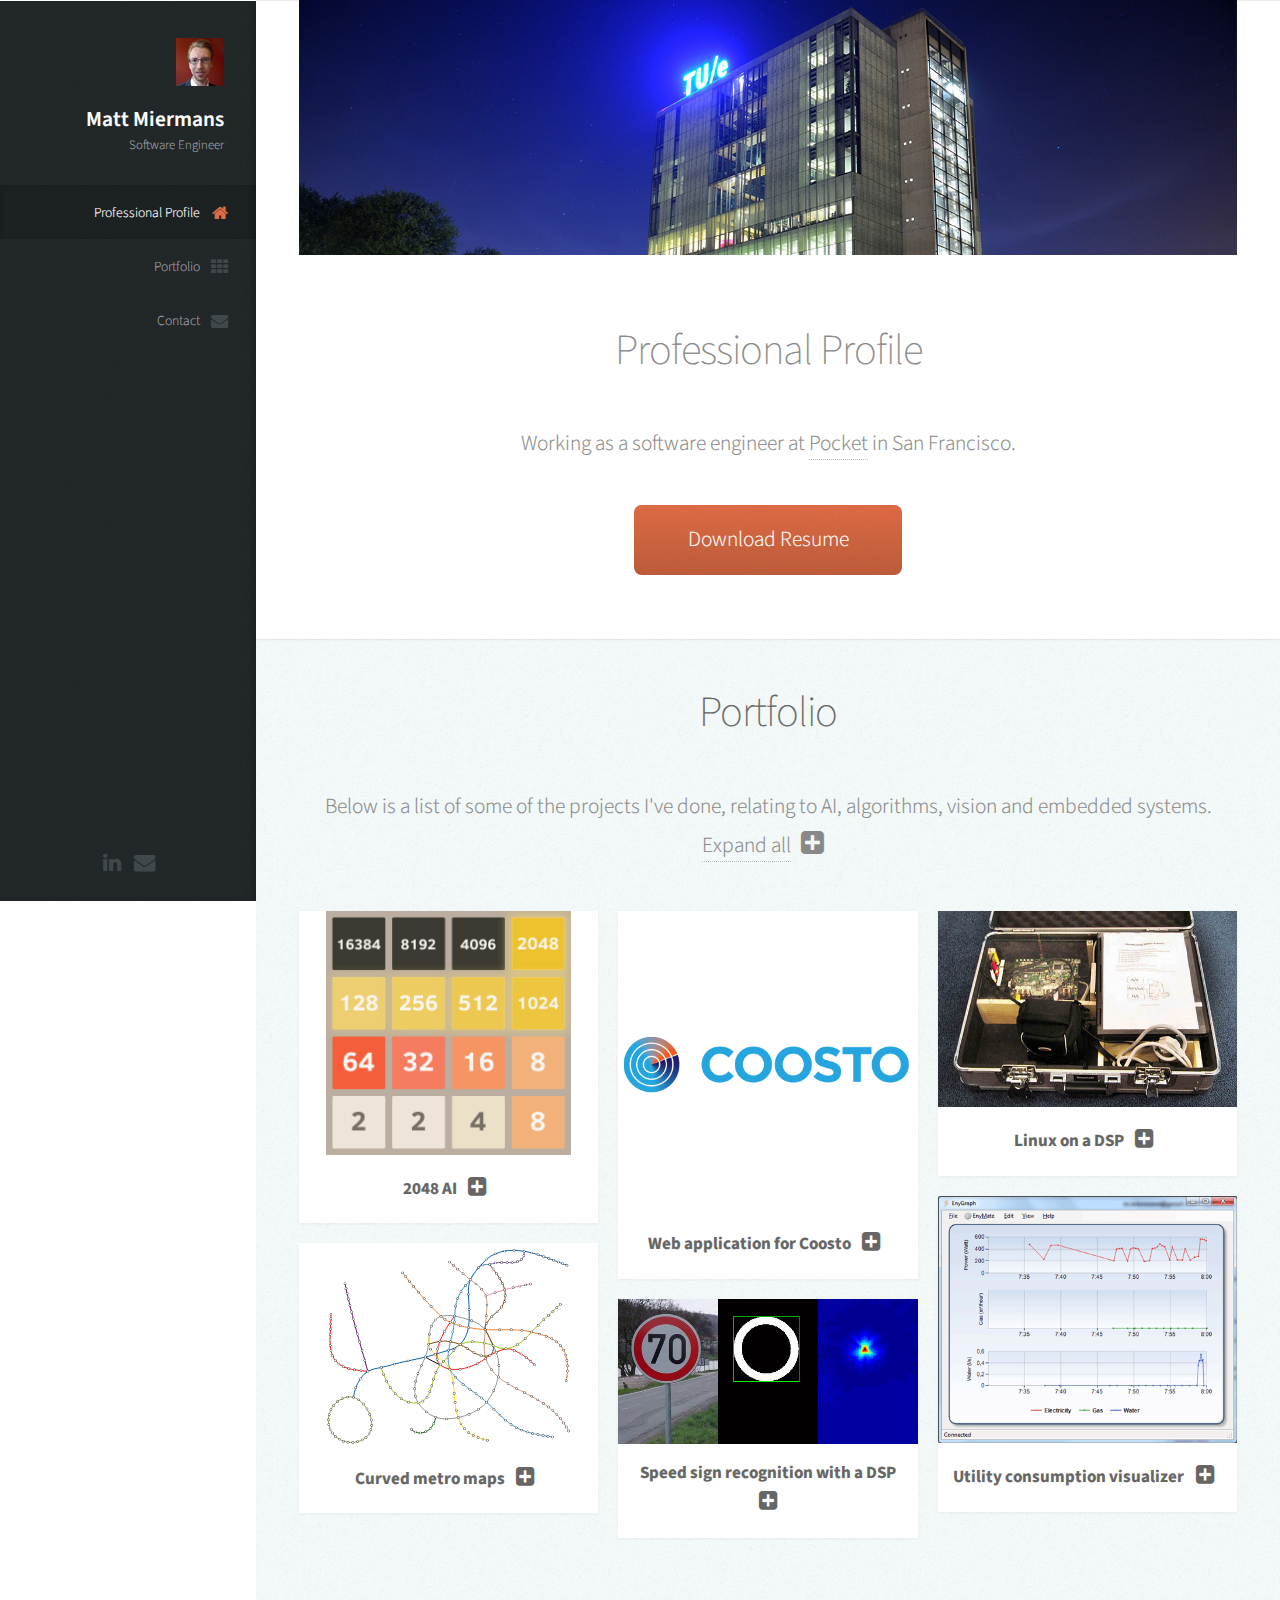
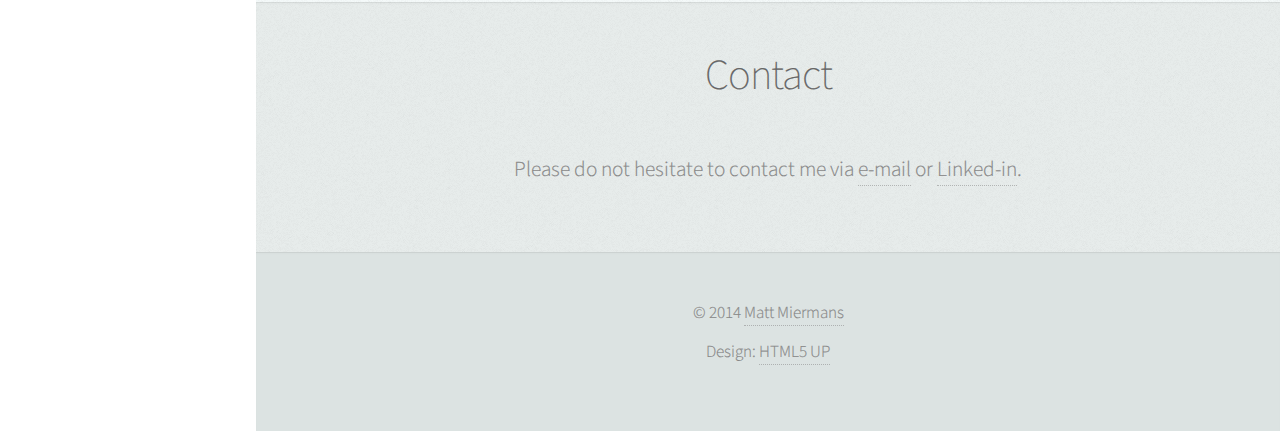
<file: index.html>
<!DOCTYPE HTML>
<!--
	Prologue 1.2 by HTML5 UP
	html5up.net | @n33co
	Free for personal and commercial use under the CCA 3.0 license (html5up.net/license)
-->
<html>
	<head>
		<title>Matt Miermans</title>
		<meta http-equiv="content-type" content="text/html; charset=utf-8" />
		<meta name="description" content="" />
		<meta name="keywords" content="mathijs matt miermans resume" />
		<link href="http://fonts.googleapis.com/css?family=Source+Sans+Pro:200,300,400,600" rel="stylesheet" type="text/css" />
		<!--[if lte IE 8]><script src="js/html5shiv.js"></script><![endif]-->
		<script src="js/jquery.min.js"></script>
		<script src="js/skel.min.js"></script>
		<script src="js/skel-panels.min.js"></script>
		<script src="js/init.js"></script>
		<script src="js/theme-custom.js"></script>

    <script>
      (function(i,s,o,g,r,a,m){i['GoogleAnalyticsObject']=r;i[r]=i[r]||function(){
      (i[r].q=i[r].q||[]).push(arguments)},i[r].l=1*new Date();a=s.createElement(o),
      m=s.getElementsByTagName(o)[0];a.async=1;a.src=g;m.parentNode.insertBefore(a,m)
      })(window,document,'script','//www.google-analytics.com/analytics.js','ga');
      ga('create', 'UA-51858638-1', 'miermans.nl');
      ga('send', 'pageview');
    </script>

		<noscript>
			<link rel="stylesheet" href="css/skel-noscript.css" />
			<link rel="stylesheet" href="css/style.css" />
			<link rel="stylesheet" href="css/style-wide.css" />
		</noscript>
		<!--[if lte IE 9]><link rel="stylesheet" href="css/ie9.css" /><![endif]-->
		<!--[if lte IE 8]><link rel="stylesheet" href="css/ie8.css" /><![endif]-->
	</head>
	<body>

		<!-- Header -->
			<div id="header" class="skel-panels-fixed">

				<div class="top">

					<!-- Logo -->
						<div id="logo">
							<span class="image avatar48"><img src="images/avatar.jpg" alt="" /></span>
							<h1 id="title">Matt Miermans</h1>
							<span class="byline">Software Engineer</span>
						</div>

					<!-- Nav -->
						<nav id="nav">
							<!--
							
								Prologue's nav expects links in one of two formats:
								
								1. Hash link (scrolls to a different section within the page)
								
								   <li><a href="#foobar" id="foobar-link" class="skel-panels-ignoreHref"><span class="fa fa-whatever-icon-you-want">Foobar</span></a></li>

								2. Standard link (sends the user to another page/site)

								   <li><a href="http://foobar.tld"><span class="fa fa-whatever-icon-you-want">Foobar</span></a></li>
							
							-->
							<ul>
								<li><a href="#top" id="top-link" class="skel-panels-ignoreHref"><span class="fa fa-home">Professional Profile</span></a></li>
								<li><a href="#portfolio" id="portfolio-link" class="skel-panels-ignoreHref"><span class="fa fa-th">Portfolio</span></a></li>
								<li><a href="#contact" id="contact-link" class="skel-panels-ignoreHref"><span class="fa fa-envelope">Contact</span></a></li>
							</ul>
						</nav>
						
				</div>
				
				<div class="bottom">

					<!-- Social Icons -->
						<ul class="icons">
							<li><a href="http://www.linkedin.com/in/miermans" target="_blank" class="fa fa-linkedin solo"><span>LinkedIn</span></a></li>
							<li><a href="mailto:m.miermans@gmail.com" class="fa fa-envelope solo"><span>Email</span></a></li>
						</ul>
				
				</div>
			
			</div>

		<!-- Main -->
			<div id="main">
			
				<!-- Professional Profile -->
					<section id="top" class="one">
						<div class="container">

							<a class="image featured"><img src="images/header_tue2.jpg" data-align="0.57" alt="" /></a>

							<header>
								<h2 class="alt">
								  Professional Profile
								</h2>
							</header>
							
							<p>
								Working as a software engineer at <a href="http://getpocket.com">Pocket</a> in San Francisco.
							</p>

							<footer>
								<a href="resume_matt_miermans_2016.pdf" target="_blank" class="button scrolly">Download Resume</a>
							</footer>

						</div>
					</section>
					
				<!-- Portfolio -->
					<section id="portfolio" class="two">
						<div class="container">
					
							<header>
								<h2>Portfolio</h2>
							</header>
							
							<p>
							  Below is a list of some of the projects I've done, relating to AI, algorithms, vision and embedded systems.
							  <a id="expand-all-link" class="expand-all">Expand all</a><span id="expand-all-icon" class="expand-all"><a class="fa fa-plus-square solo" title="Expand all"><span>Expand all</span></a></span>
							</p>
						
							<div class="row">
								<div class="4u">
									<article class="item">
									  <div style="margin: 0 9.2%">
									    <a href="http://32768.eu/" target="_blank" class="image full"><img src="images/2048_highscore.png" alt="" /></a>
									  </div>
										<header>
											<h3 class="readmore">2048 AI <a class="fa fa-plus-square solo" title="Read more"><span>Read more</span></a></h3>
											<p class="readmore-content">
											  <a href="http://en.wikipedia.org/wiki/2048_(video_game)">2048</a> is a popular board game among mobile users, played on a 4 by 4 grid. In each move,
											  the player must choose to slide the tiles in one of four directions (left, right, up, down). If two tiles of the same value collide, they will merge into a tile with double the value.
											  After each move a random new tile is inserted. The objective is to maximize the tile values and the game is terminated when no move is possible.
											  The AI that I developed to solve this game is <a href="https://github.com/mmiermans/solver2048">available on GitHub</a>. The essence of the design is that boards are encoded as 64-bit
											  <a href="http://en.wikipedia.org/wiki/Bitboard">bitboards</a>, which form the nodes in an <a href="http://en.wikipedia.org/wiki/Expectiminimax_tree">expectimax tree</a>.
											  Some clever performance enhancements make the AI extremely fast: up to 17 million nodes/second are evaluated on a single CPU core. The 32768 tile was reached after just 42 games in 48 hours. The AI can be seen playing live
											  at <a href="http://32768.eu/">www.32768.eu</a>.
											</p>
										</header>
									</article>
									<article class="item">
										<div style="margin: 0 9.2%">
									    <a class="image full"><img src="images/curvedmadrid.svg" alt="" style="padding-top: 5px" /></a>
									  </div>
										<header>
											<h3 class="readmore">Curved metro maps <a class="fa fa-plus-square solo" title="Read more"><span>Read more</span></a></h3>
											<p class="readmore-content">
											  For my graduation project, I developed a new 
											  force-directed algorithm to draw metro maps using curves.
											  Research has shown that journeys are planned 50%
											  faster on a curved metro map of Paris than the official one.
											  In contrast to previous research, my algorithm does not require pre- or post-processing
											  steps and obtains better results. I received a top mark for my work (an "A+").
											</p>
										</header>
									</article>
								</div>
								<div class="4u">
									<article class="item">
										<a class="image full"><img src="images/coosto.png" alt="" /></a>
										<header>
											<h3 class="readmore">Web application for Coosto <a class="fa fa-plus-square solo" title="Read more"><span>Read more</span></a></h3>
											<p class="readmore-content">
											  <a href="http://www.coosto.com/uk/">Coosto</a> is a social media monitoring tool. It requires
											  accurate author and date information of internet posts. 
											  <a href="http://link.springer.com/search?query=template+extraction">Web template extraction</a>
											  is done manually, using several custom command line tools. I proposed integrating these tools
											  in a web interface, got permission to work on this project and delivered the application in March
											  2014. Python, PHP and SQL were used server-side and the front-end was based on Backbone.js.
											</p>
										</header>
									</article>
									<article class="item">
										<a class="image full"><img src="images/TrafficSignRecognition.jpg" alt="" /></a>
										<header>
											<h3 class="readmore">Speed sign recognition with a DSP <a class="fa fa-plus-square solo" title="Read more"><span>Read more</span></a></h3>
											<p class="readmore-content">
  										  As part of my bachelor program, I led a group of fellow students in developing
  										  software for a digital signal processor to recognize speed signs.
  										  We succesfully used Scrum and rapid prototyping in MATLAB to quickly design and
  										  implement the necessary filters. I was responsible for the MATLAB prototyping framework,
  										  a <a href="http://en.wikipedia.org/wiki/Image_segmentation">color segmentation</a> filter
  										  and the implementation of the <a href="http://en.wikipedia.org/wiki/Hough_transform">Hough transform</a>.
  										</p>
										</header>
									</article>
								</div>
								<div class="4u">
									<article class="item">
										<a class="image full"><img src="images/tass_demo2.jpg" alt="" /></a>
										<header>
											<h3 class="readmore">Linux on a DSP <a class="fa fa-plus-square solo" title="Read more"><span>Read more</span></a></h3>
											<p class="readmore-content">
  										  In 2010, during a co-op internship at <a href="http://www.tass.nl/en-gb/home/">TASS</a>,
  										  we developed a prototype that demonstrated the benefits of running
  										  Linux on a digital signal processor (DSP).
  										  The demonstration combined the best of two worlds: fast video encoding by a DSP and open-source software from the Linux ecosystem.
  										  Specifically, the DSP encoded video from a camera and
  										  performed speech recognition to add subtitles of what was being said to the video.
  										  The video and subtitles were then streamed to a laptop.
  										</p>
										</header>
									</article>
									<article class="item">
										<a href="https://code.google.com/p/enymatereader/" target="_blank" class="image full"><img src="images/enymatereader_2.png" alt="" /></a>
										<header>
											<h3 class="readmore">Utility consumption visualizer <a class="fa fa-plus-square solo" title="Read more"><span>Read more</span></a></h3>
											<p class="readmore-content">
											  <a href="http://www.enymate.nl/producten/enymate" target="_blank">EnyMate</a>
											  is a small device that reads the gas, water and electricity dials of utility meters
											  and transmits these values via Bluetooth.
											  The official application could only show aggregated statistics so I wrote
											  a C# application that communicates with the device and plots the consumption in real-time.
											  Source code available <a href="https://code.google.com/p/enymatereader/" target="_blank">here</a>.
											</p>
										</header>
									</article>
								</div>
							</div>

						</div>
					</section>

				<!-- Contact -->
					<section id="contact" class="four">
						<div class="container">

							<header>
								<h2>Contact</h2>
							</header>

							<p>Please do not hesitate to contact me via <a href="mailto:m.miermans@gmail.com">e-mail</a> or <a href="http://www.linkedin.com/in/miermans">Linked-in</a>.</p>
							
							<!--
							<form method="post" action="#">
								<div class="row half">
									<div class="6u"><input type="text" class="text" name="name" placeholder="Name" /></div>
									<div class="6u"><input type="text" class="text" name="email" placeholder="Email" /></div>
								</div>
								<div class="row half">
									<div class="12u">
										<textarea name="message" placeholder="Message"></textarea>
									</div>
								</div>
								<div class="row">
									<div class="12u">
										<a href="#" class="button submit">Send Message</a>
									</div>
								</div>
							</form>
							-->

						</div>
					</section>
			
			</div>

		<!-- Footer -->
			<div id="footer">
				
				<!-- Copyright -->
					<div class="copyright">
						<p>&copy; 2014 <a href="mailto:m.miermans@gmail.com">Matt Miermans</a></p>
						<ul class="menu">
							<li>Design: <a href="http://html5up.net">HTML5 UP</a></li>
						</ul>
					</div>
				
			</div>

	</body>
</html>
</file>
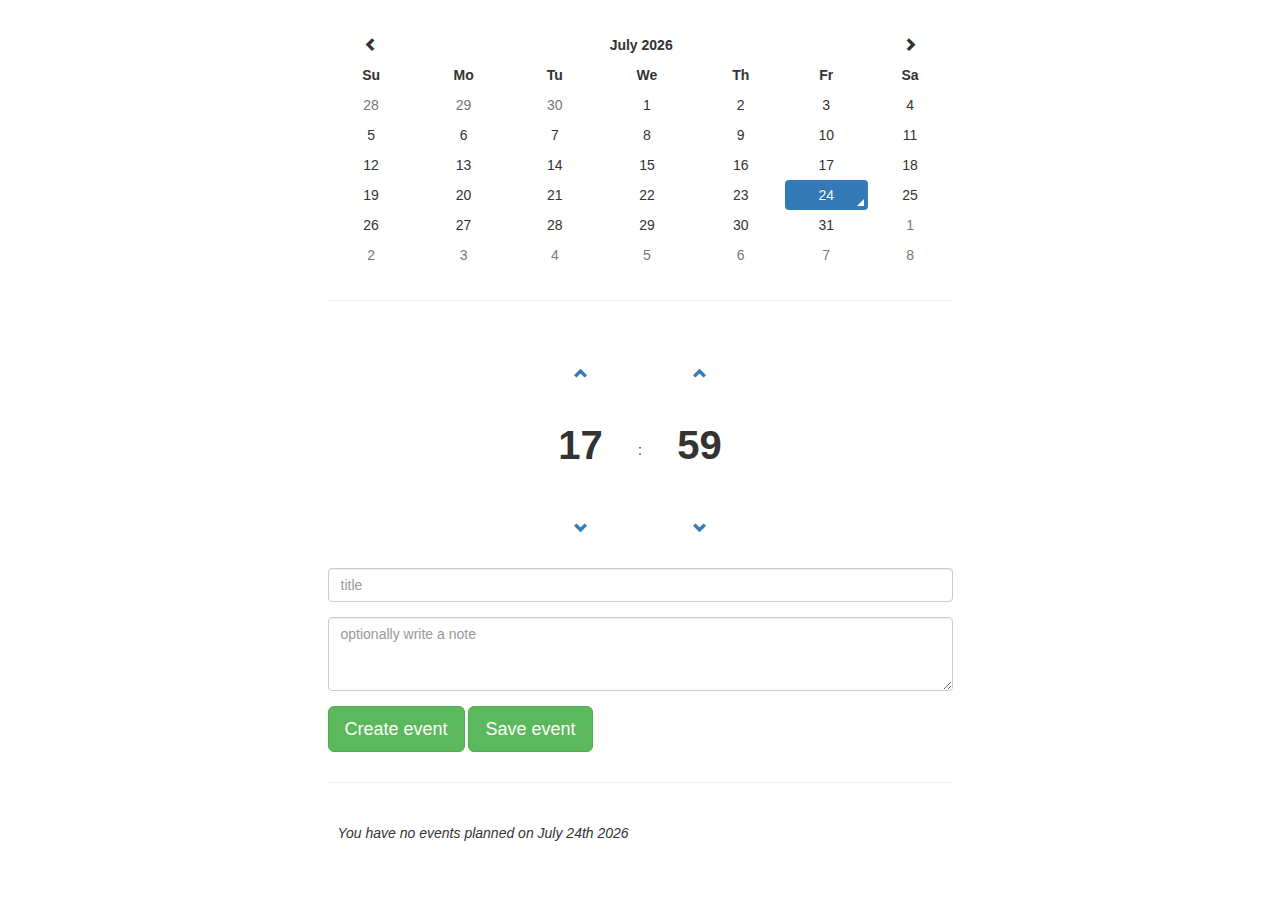
<file: calendar/index.html>
<!DOCTYPE html>
<html lang="en">
  <head>
    <meta charset="utf-8">
    <meta http-equiv="X-UA-Compatible" content="IE=edge">
    <meta name="viewport" content="width=device-width, initial-scale=1">
    <title>Calendar</title>

    <!-- Bootstrap -->
    <link href="css/bootstrap.min.css" rel="stylesheet">
    <link href="css/bootstrap-datetimepicker.css" rel="stylesheet">
    <link href="css/site.css" rel="stylesheet">

    <!-- HTML5 shim and Respond.js for IE8 support of HTML5 elements and media queries -->
    <!-- WARNING: Respond.js doesn't work if you view the page via file:// -->
    <!--[if lt IE 9]>
      <script src="https://oss.maxcdn.com/html5shiv/3.7.2/html5shiv.min.js"></script>
      <script src="https://oss.maxcdn.com/respond/1.4.2/respond.min.js"></script>
    <![endif]-->
  </head>
  <body>
    <div class="row">
      <div class="col-xs-12 col-sm-offset-2 col-sm-8 col-md-offset-3 col-md-6">
        <div class="calendar-app-view"></div>
      </div>
    </div>

    <script data-main="js/app" src="js/libs/require.js"></script>
    <!--uu
    <script src="js/collections/todos.js"></script>
    <script src="js/views/todo-view.js"></script>
    <script src="js/routers/router.js"></script>
    <script src="js/models/event.js"></script>
    <script src="js/views/app-view.js"></script>
    <script src="js/app.js"></script>  
    -->
  </body>
</html>
</file>
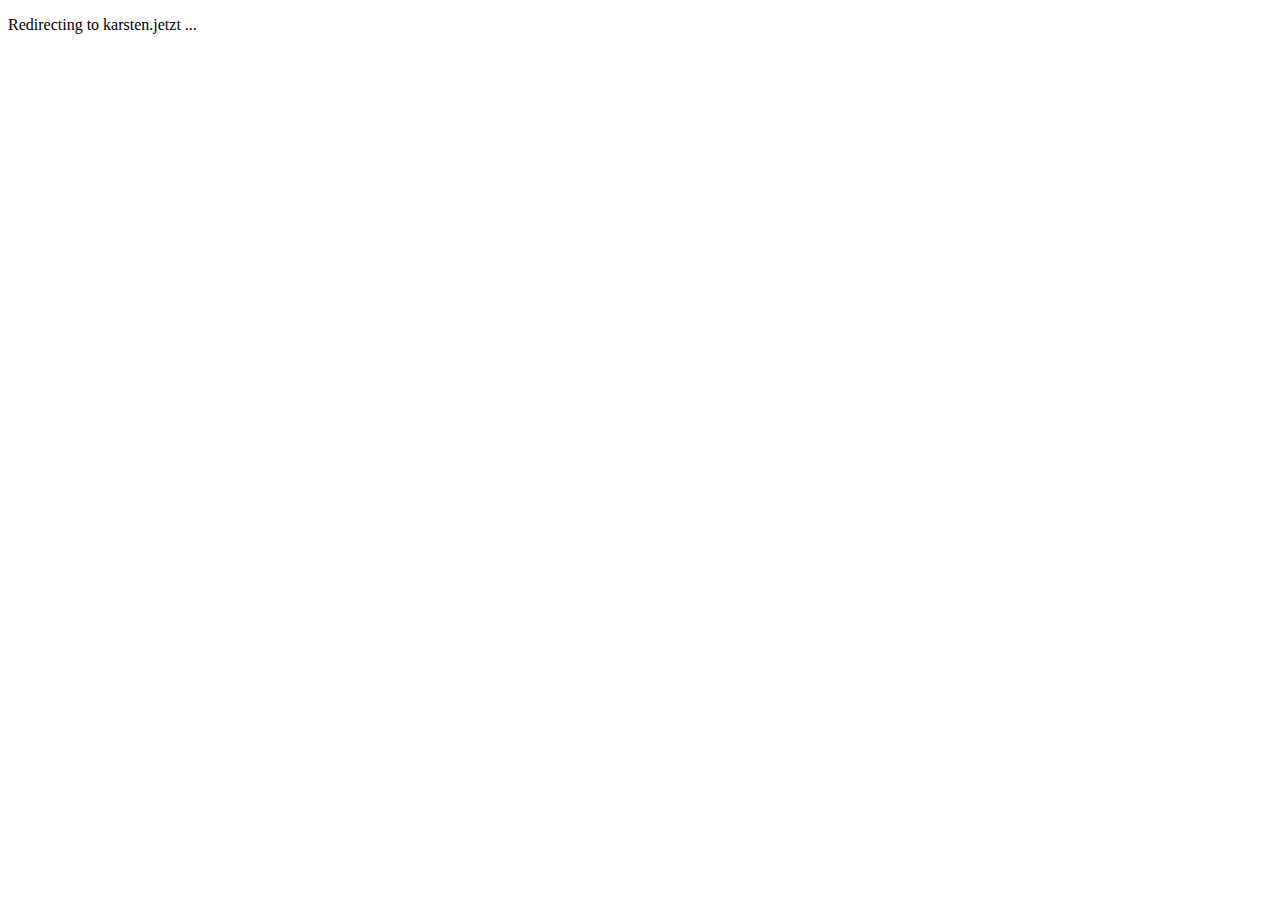
<file: karsten/index.html>
<!DOCTYPE html>
<html>
   <head>
      <title>HTML Meta Tag</title>
      <meta http-equiv = "refresh" content = "1; url = https://www.karsten.jetzt/" />
   </head>
   <body>
      <p>Redirecting to karsten.jetzt ... </p>
   </body>
</html>
</file>
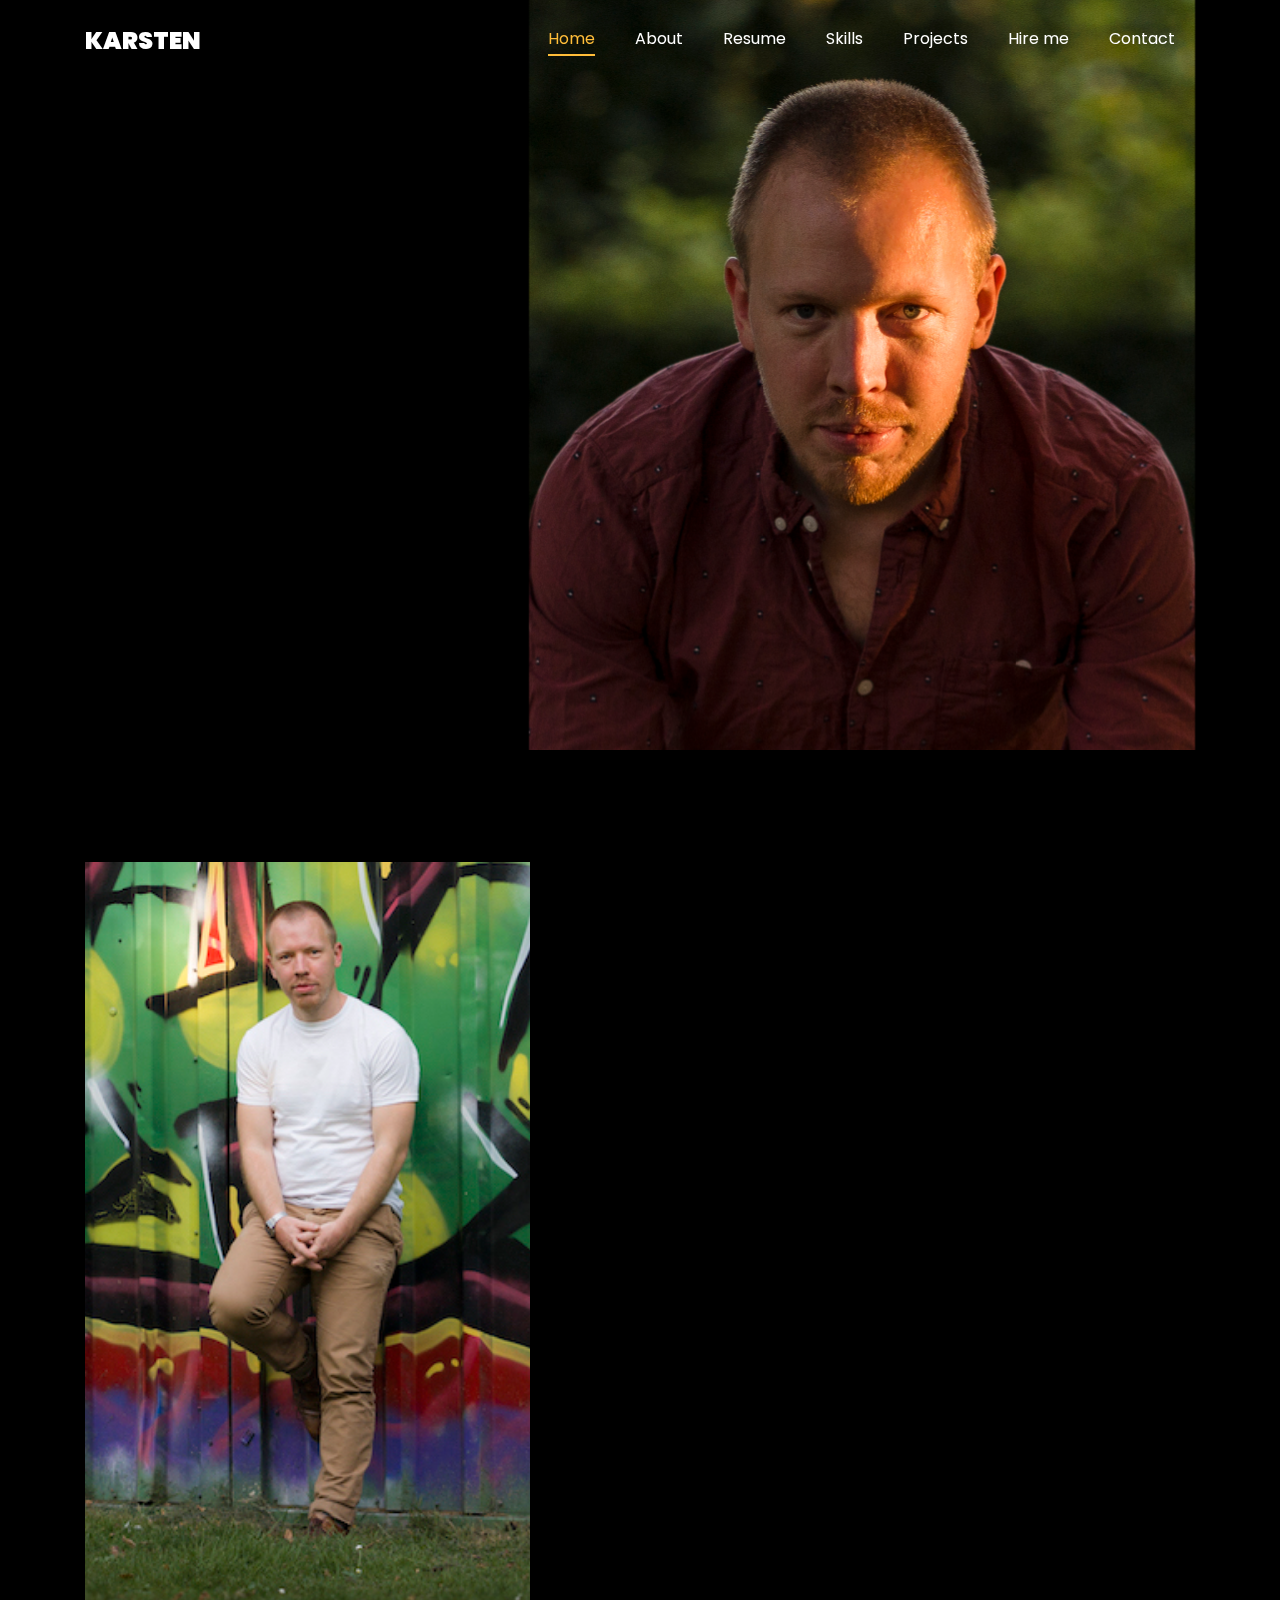
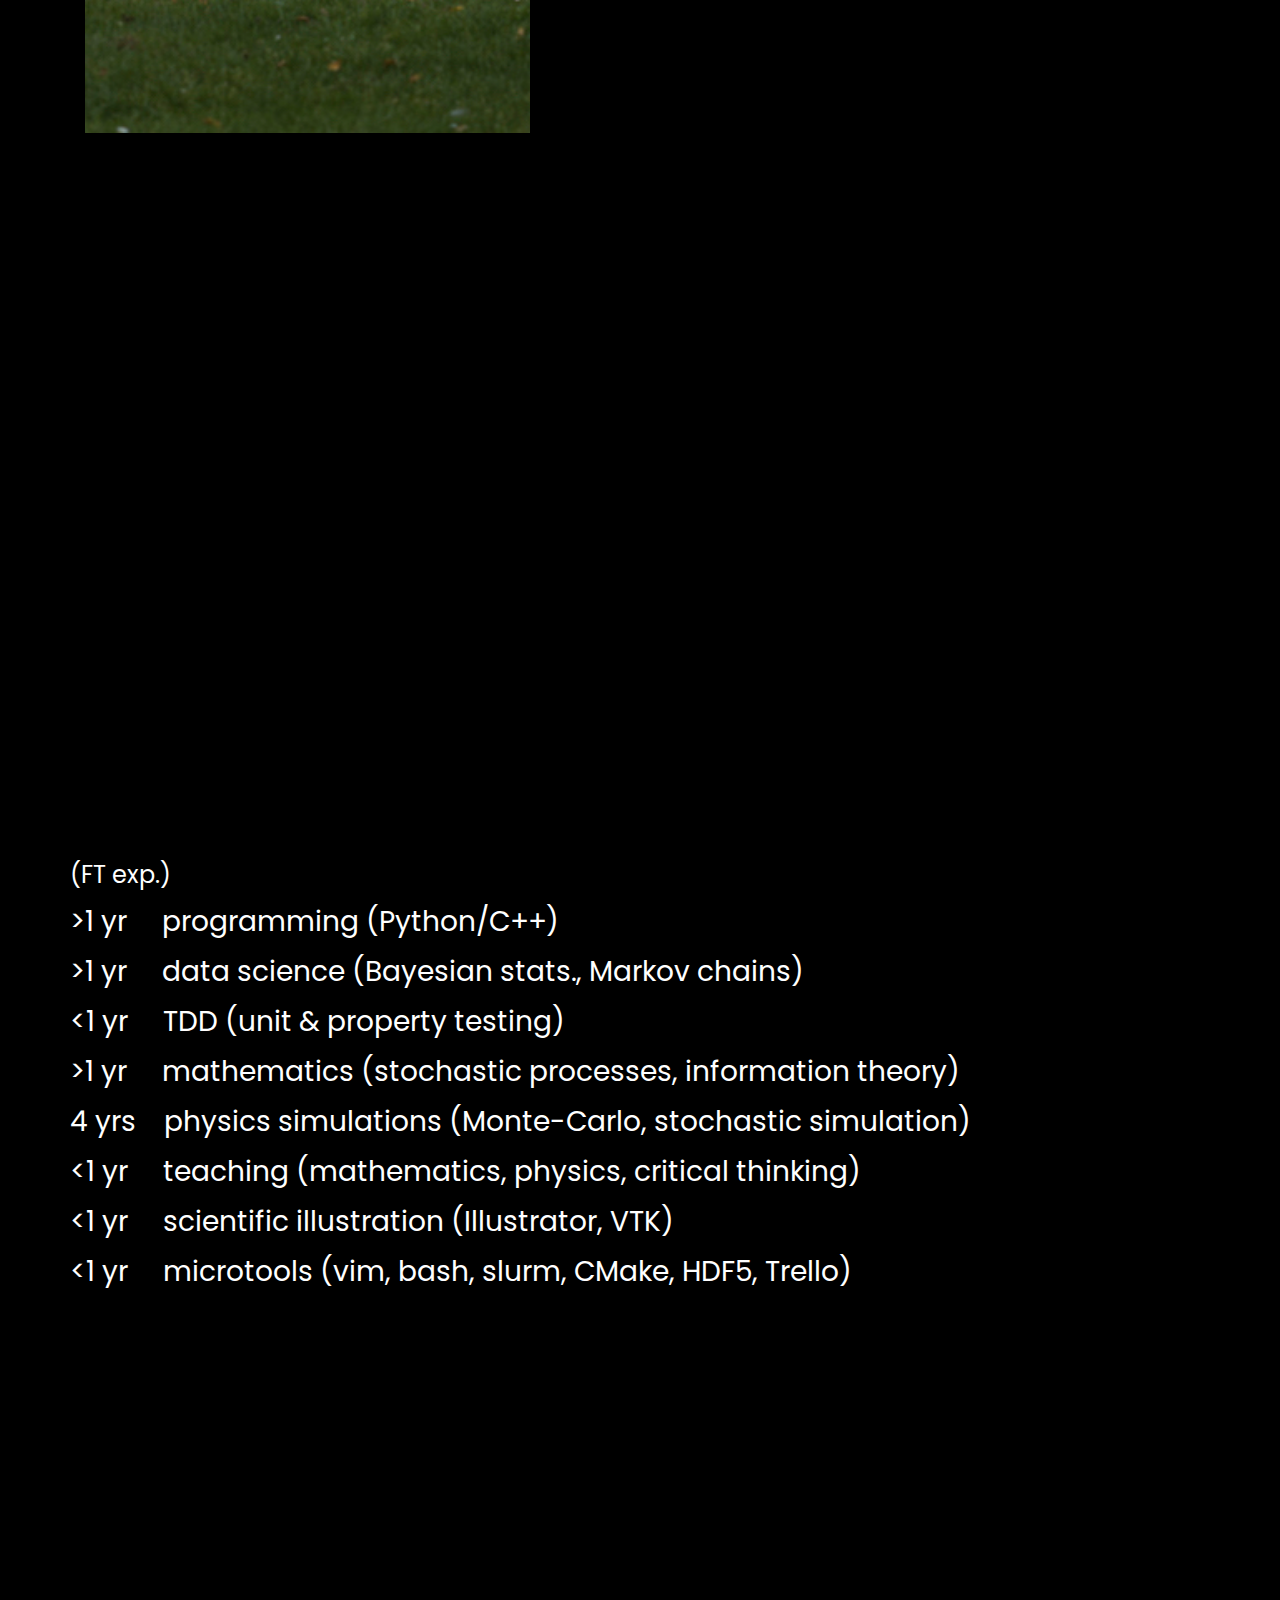
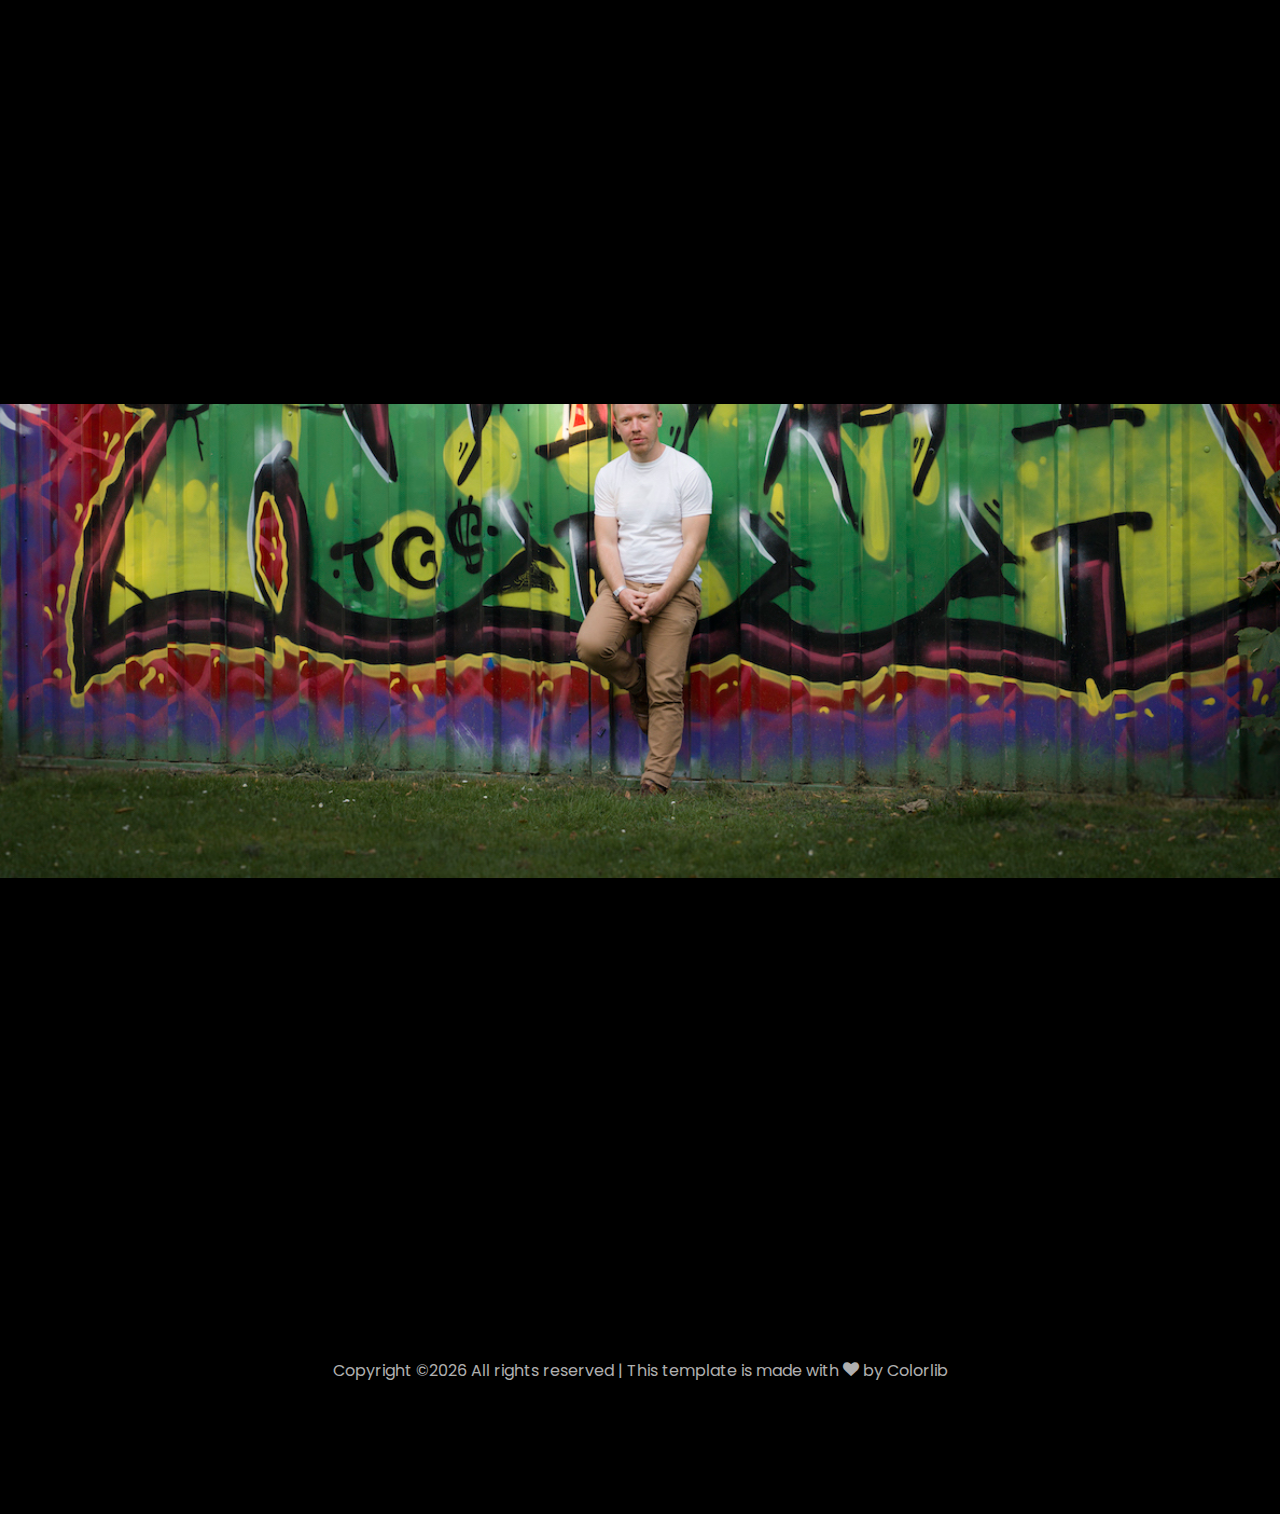
<file: karsten/index_old.html>
<!DOCTYPE html>
<html lang="en">
  <head>
    <title>Karsten Miermans</title>
    <meta charset="utf-8">
    <meta name="viewport" content="width=device-width, initial-scale=1, shrink-to-fit=no">

    <link href="https://fonts.googleapis.com/css?family=Poppins:100,200,300,400,500,600,700,800,900" rel="stylesheet">

    <link rel="stylesheet" href="css/open-iconic-bootstrap.min.css">
    <link rel="stylesheet" href="css/animate.css">

    <link rel="stylesheet" href="css/owl.carousel.min.css">
    <link rel="stylesheet" href="css/owl.theme.default.min.css">
    <link rel="stylesheet" href="css/magnific-popup.css">

    <link rel="stylesheet" href="css/aos.css">

    <link rel="stylesheet" href="css/ionicons.min.css">

    <link rel="stylesheet" href="css/flaticon.css">
    <link rel="stylesheet" href="css/icomoon.css">
    <link rel="stylesheet" href="css/style.css">
  </head>
  <body data-spy="scroll" data-target=".site-navbar-target" data-offset="300">


    <nav class="navbar navbar-expand-lg navbar-dark ftco_navbar ftco-navbar-light site-navbar-target" id="ftco-navbar">
	    <div class="container">
	      <a class="navbar-brand" href="index.html">Karsten</a>
	      <button class="navbar-toggler js-fh5co-nav-toggle fh5co-nav-toggle" type="button" data-toggle="collapse" data-target="#ftco-nav" aria-controls="ftco-nav" aria-expanded="false" aria-label="Toggle navigation">
	        <span class="oi oi-menu"></span> Menu
	      </button>

	      <div class="collapse navbar-collapse" id="ftco-nav">
	        <ul class="navbar-nav nav ml-auto">
	          <li class="nav-item"><a href="#home-section" class="nav-link"><span>Home</span></a></li>
	          <li class="nav-item"><a href="#about-section" class="nav-link"><span>About</span></a></li>
	          <li class="nav-item"><a href="#resume-section" class="nav-link"><span>Resume</span></a></li>

	          <li class="nav-item"><a href="#skills-section" class="nav-link"><span>Skills</span></a></li>
	          <li class="nav-item"><a href="#projects-section" class="nav-link"><span>Projects</span></a></li>
            <li class="nav-item"><a href="#hire-me-section" class="nav-link"><span>Hire me</span></a></li>
	          <li class="nav-item"><a href="#contact-section" class="nav-link"><span>Contact</span></a></li>
	        </ul>
	      </div>
	    </div>
	  </nav>
	  <section id="home-section" class="hero">
		  <div class="home-slider  owl-carousel">
	      <div class="slider-item ">
	      	<div class="overlay"></div>
	        <div class="container">
	          <div class="row d-md-flex no-gutters slider-text align-items-end justify-content-end" data-scrollax-parent="true">
	          	<div class="one-third js-fullheight order-md-last img" style="background-image:url(images/Karsten_14.jpg);">
	          		<div class="overlay"></div>
	          	</div>
		          <div class="one-forth d-flex  align-items-center ftco-animate" data-scrollax=" properties: { translateY: '70%' }">
		          	<div class="text">
		          		<span class="subheading">Hello!</span>
			            <h1 class="mb-4 mt-3">I'm <span>Karsten Miermans</span></h1>
			            <h2 class="mb-4">Theoretical Physics + Software</h2>
                        <ul class="ftco-footer-social list-unstyled float-md-left float-lft mt-5">
                          <li class="ftco-animate"><a href="https://linkedin.com/in/karstenmiermans/" target="_blank"><span class="icon-linkedin"></span></a></li>
          <li class="ftco-animate"><a href="https://github.com/kmiermans" target="_blank"><span class="icon-github"></span></a></li>
                        </ul>
			            <!-- <p><a href="#" class="btn btn-primary py-3 px-4">Hire me</a> <a href="#" class="btn btn-white btn-outline-white py-3 px-4">My works</a></p> -->
		            </div>
		          </div>
	        	</div>
	        </div>
	      </div>

	      <!-- <div class="slider-item">
	      	<div class="overlay"></div>
	        <div class="container">
	          <div class="row d-flex no-gutters slider-text align-items-end justify-content-end" data-scrollax-parent="true">
	          	<div class="one-third js-fullheight order-md-last img" style="background-image:url(images/bg_2.png);">
	          		<div class="overlay"></div>
	          	</div>
		          <div class="one-forth d-flex align-items-center ftco-animate" data-scrollax=" properties: { translateY: '70%' }">
		          	<div class="text">
		          		<span class="subheading">Hello!</span>
			            <h1 class="mb-4 mt-3">I'm a <span>web designer</span> based in London</h1>
			            <p><a href="#" class="btn btn-primary py-3 px-4">Hire me</a> <a href="#" class="btn btn-white btn-outline-white py-3 px-4">My works</a></p>
		            </div>
		          </div>
	        	</div>
	        </div>
	      </div> -->
	    </div>
    </section>

    <section class="ftco-about img ftco-section ftco-no-pb" id="about-section">
    	<div class="container">
    		<div class="row d-flex">
    			<div class="col-md-6 col-lg-5 d-flex">
    				<div class="img-about img d-flex align-items-stretch">
    					<div class="overlay"></div>
	    				<div class="img d-flex align-self-stretch align-items-center" style="background-image:url(images/Karsten_7.jpg);">
	    				</div>
    				</div>
    			</div>
    			<div class="col-md-6 col-lg-7 pl-lg-5 pb-5">
    				<div class="row justify-content-start pb-3">
		          <div class="col-md-12 heading-section ftco-animate">
		          	<h1 class="big">About</h1>
		            <h2 class="mb-4">About Me</h2>
                    <p>/ aspires to work in <b>data science</b> / <b>growth-driven</b> mindset / trained as <b>(theoretical) physicist</b> / finds <b>working with data</b> exciting / values <b>beautiful and robust</b> code / has <b>can-do attitude</b> / appreciates <b>effective communication</b> / <b>critical thinking</b> aficionado / enjoys <b>visualizing complex concepts</b> /

 </p>

		            <p>I am passionate about growth, both in my personal life and in my work. I am looking for a company that shares and supports these values. Over the past few years, I’ve focused on acquiring technical and scientific skills. Now, I’m eager to work in a more applied setting. Do you care about both your employees as well as your users? Does your product provide real value? Do you ensure great communication processes in your business? Are you looking for a starting data scientist who is eager to learn quickly? Then we might be a good fit!</p>
		            <ul class="about-info mt-4 px-md-0 px-2">
		            	<li class="d-flex"><span>Name:</span> <span>Karsten Miermans</span></li>
		            	<li class="d-flex"><span>Date of birth:</span> <span>April 9, 1990</span></li>
		            	<li class="d-flex"><span>Address:</span> <span>St. Cajetan Str. 37, Munich</span></li>
		            	<li class="d-flex"><span>Zip code:</span> <span>81669</span></li>
		            	<li class="d-flex"><span>Email:</span> <span>k /dot/ miermans /at/ gmail /dot/ com</span></li>
		            </ul>
		          </div>
		        </div>
	          <div class="counter-wrap ftco-animate d-flex mt-md-3">
              <div class="text">
              	<!-- <p class="mb-4">
	                <span class="number" data-number="120">0</span>
	                <span>Project complete</span>
                </p> -->
                <p><a href="files/resume.pdf" target="_blank" class="btn btn-primary py-3 px-3">Download CV</a></p>
              </div>
	          </div>
	        </div>
        </div>
    	</div>
    </section>

    <section class="ftco-section ftco-no-pb" id="resume-section">
    	<div class="container">
    		<div class="row justify-content-center pb-5">
          <div class="col-md-10 heading-section text-center ftco-animate">
          	<h1 class="big big-2">Resume</h1>
            <h2 class="mb-4">Resume</h2>
            <!-- <p>A small river named Duden flows by their place and supplies it with the necessary regelialia. It is a paradisematic country, in which roasted parts of sentences fly into your mouth.</p> -->
          </div>
        </div>
    		<!-- <div class="row">
    			<div class="col-md-6">
    				<div class="resume-wrap ftco-animate">
    					<span class="date">2014-2015</span>
    					<h2>Master Degree of Design</h2>
    					<span class="position">Cambridge University</span>
    					<p class="mt-4">A small river named Duden flows by their place and supplies it with the necessary regelialia. It is a paradisematic country, in which roasted parts of sentences fly into your mouth.</p>
    				</div>
    				<div class="resume-wrap ftco-animate">
    					<span class="date">2014-2015</span>
    					<h2>Bachelor's Degree of C.A</h2>
    					<span class="position">Cambridge University</span>
    					<p class="mt-4">A small river named Duden flows by their place and supplies it with the necessary regelialia. It is a paradisematic country, in which roasted parts of sentences fly into your mouth.</p>
    				</div>
    				<div class="resume-wrap ftco-animate">
    					<span class="date">2014-2015</span>
    					<h2>Diploma in Computer</h2>
    					<span class="position">Cambridge University</span>
    					<p class="mt-4">A small river named Duden flows by their place and supplies it with the necessary regelialia. It is a paradisematic country, in which roasted parts of sentences fly into your mouth.</p>
    				</div>
    			</div>

    			<div class="col-md-6">
    				<div class="resume-wrap ftco-animate">
    					<span class="date">2014-2015</span>
    					<h2>Art &amp; Creative Director</h2>
    					<span class="position">Cambridge University</span>
    					<p class="mt-4">A small river named Duden flows by their place and supplies it with the necessary regelialia. It is a paradisematic country, in which roasted parts of sentences fly into your mouth.</p>
    				</div>
    				<div class="resume-wrap ftco-animate">
    					<span class="date">2014-2015</span>
    					<h2>Wordpress Developer</h2>
    					<span class="position">Cambridge University</span>
    					<p class="mt-4">A small river named Duden flows by their place and supplies it with the necessary regelialia. It is a paradisematic country, in which roasted parts of sentences fly into your mouth.</p>
    				</div>
    				<div class="resume-wrap ftco-animate">
    					<span class="date">2017-2018</span>
    					<h2>UI/UX Designer</h2>
    					<span class="position">Cambridge University</span>
    					<p class="mt-4">A small river named Duden flows by their place and supplies it with the necessary regelialia. It is a paradisematic country, in which roasted parts of sentences fly into your mouth.</p>
    				</div>
    			</div>
    		</div> -->
    		<div class="row justify-content-center mt-5">
    			<div class="col-md-6 text-center ftco-animate">
    				<p><a href="files/resume.pdf" target="_blank" class="btn btn-primary py-4 px-5">Download CV</a></p>
    			</div>
    		</div>
    	</div>
    </section>




		<section class="ftco-section" id="skills-section">
			<div class="container">
				<div class="row justify-content-center pb-5">
          <div class="col-md-12 heading-section text-center ftco-animate">
          	<h1 class="big big-2">Skills</h1>
            <h2 class="mb-4">My Skills</h2>
            <p>During my training in theoretical physics, much of my work focused on developing robust tailored physics simulations. That helped me grow my skills with the following tools (in units of <b>effective full-time experience</b>):</p>
          </div>
        </div>
        <div class="row">
            <h4>(FT exp.) </h4>
        </div>
        <div class="row">
            

            <h3> >1 yr &nbsp;&nbsp;&nbsp; programming (Python/C++) </h3>
            <h3> >1 yr &nbsp;&nbsp;&nbsp; data science (Bayesian stats., Markov chains) </h3>
            <h3> <1 yr &nbsp;&nbsp;&nbsp; TDD (unit & property testing) </h3>
            <h3> >1 yr &nbsp;&nbsp;&nbsp; mathematics (stochastic processes, information theory) </h3>
            <h3> 4 yrs &nbsp;&nbsp; physics simulations (Monte-Carlo, stochastic simulation) </h3>
            <h3> <1 yr &nbsp;&nbsp;&nbsp; teaching (mathematics, physics, critical thinking) </h3>
            <h3> <1 yr &nbsp;&nbsp;&nbsp; scientific illustration (Illustrator, VTK) </h3>
            <h3> <1 yr &nbsp;&nbsp;&nbsp; microtools (vim, bash, slurm, CMake, HDF5, Trello) </h3>
            
        </div>
				<!-- <div class="row">
                    <div class="col-md-6 animate-box">
						<div class="progress-wrap ftco-animate">
							<h3>programming (Python/C++)</h3>
							<div class="progress">
							 	<div class="progress-bar color-3" role="progressbar" aria-valuenow="95"
							  	aria-valuemin="0" aria-valuemax="100" style="width:25%">
							    <span>>1 yr</span>
							  	</div>
							</div>
						</div>
					</div>
					<div class="col-md-6 animate-box">
						<div class="progress-wrap ftco-animate">
							<h3>data science (Bayesian stats., <br> Markov chains)</h3>
							<div class="progress">
							 	<div class="progress-bar color-4" role="progressbar" aria-valuenow="90"
							  	aria-valuemin="0" aria-valuemax="100" style="width:65%">
							    <span>65%</span>
							  	</div>
							</div>
						</div>
					</div>

                    <div class="col-md-6 animate-box">
                        <div class="progress-wrap ftco-animate">
                            <h3>TDD (unit testing and<br> property testing)</h3>
                            <div class="progress">
                                <div class="progress-bar color-5" role="progressbar" aria-valuenow="70"
                                aria-valuemin="0" aria-valuemax="100" style="width:25%">
                                <span>25%</span>
                                </div>
                            </div>
                        </div>
                    </div>
                    <div class="col-md-6 animate-box">
                        <div class="progress-wrap ftco-animate">
                            <h3><font size="+0.5">mathematics (stochastic processes, information theory)</font></h3>
                            <div class="progress">
                                <div class="progress-bar color-6" role="progressbar" aria-valuenow="80"
                                aria-valuemin="0" aria-valuemax="100" style="width:35%">
                                <span>35%</span>
                                </div>
                            </div>
                        </div>
                    </div>

                    <div class="col-md-6 animate-box">
                        <div class="progress-wrap ftco-animate">
                            <h3>  Physics simulation <br> (Monte-Carlo, stochastic simulation)</h3>
                            <div class="progress">
                                <div class="progress-bar color-4" role="progressbar" aria-valuenow="90"
                                aria-valuemin="0" aria-valuemax="100" style="width:60%">
                                <span>60%</span>
                                </div>
                            </div>
                        </div>
                    </div>
                    <div class="col-md-6 animate-box">
                        <div class="progress-wrap ftco-animate">
                            <h3>  illustration (scientific illustration in Illustrator, VTK)</h3>
                            <div class="progress">
                                <div class="progress-bar color-4" role="progressbar" aria-valuenow="90"
                                aria-valuemin="0" aria-valuemax="100" style="width:60%">
                                <span>60%</span>
                                </div>
                            </div>
                        </div>
                    </div>
                    <div class="col-md-6 animate-box">
                        <div class="progress-wrap ftco-animate">
                            <h3>microtools (vim, bash, slurm, CMake, HDF5, Trello)</h3>
                            <div class="progress">
                                <div class="progress-bar color-4" role="progressbar" aria-valuenow="90"
                                aria-valuemin="0" aria-valuemax="100" style="width:60%">
                                <span>60%</span>
                                </div>
                            </div>
                        </div>
                    </div>
                    <div class="col-md-6 animate-box">
                        <div class="progress-wrap ftco-animate">
                            <h3>teaching (physics, mathematics, critical thinking)</h3>
                            <div class="progress">
                                <div class="progress-bar color-4" role="progressbar" aria-valuenow="90"
                                aria-valuemin="0" aria-valuemax="100" style="width:50%">
                                <span>50%</span>
                                </div>
                            </div>
                        </div>
                    </div> -->



                    <!-- <div class="col-md-6 animate-box">
						<div class="progress-wrap ftco-animate">
							<h3>TDD (unit and property testing)</h3>
							<div class="progress">
							 	<div class="progress-bar color-6" role="progressbar" aria-valuenow="80"
							  	aria-valuemin="0" aria-valuemax="100" style="width:35%">
							    <span>35%</span>
							  	</div>
							</div>
						</div>
					</div>
                    <div class="col-md-6 animate-box">
						<div class="progress-wrap ftco-animate">
							<h3>TDD (unit testing and property testing)</h3>
							<div class="progress">
							 	<div class="progress-bar color-6" role="progressbar" aria-valuenow="80"
							  	aria-valuemin="0" aria-valuemax="100" style="width:35%">
							    <span>35%</span>
							  	</div>
							</div>
						</div>
					</div>          -->
					<!-- <div class="col-md-6 animate-box">
						<div class="progress-wrap ftco-animate">
							<h3>Photoshop</h3>
							<div class="progress">
							 	<div class="progress-bar color-1" role="progressbar" aria-valuenow="90"
							  	aria-valuemin="0" aria-valuemax="100" style="width:50%">
							    <span>50%</span>
							  	</div>
							</div>
						</div>
					</div>
					<div class="col-md-6 animate-box">
						<div class="progress-wrap ftco-animate">
							<h3>Illustrator</h3>
							<div class="progress">
							 	<div class="progress-bar color-2" role="progressbar" aria-valuenow="85"
							  	aria-valuemin="0" aria-valuemax="100" style="width:65%">
							    <span>65%</span>
							  	</div>
							</div>
						</div>
					</div> -->

				</div>
			</div>
		</section>


    <section class="ftco-section ftco-project" id="projects-section">
    	<div class="container">
    		<div class="row justify-content-center pb-5">
          <div class="col-md-12 heading-section text-center ftco-animate">
          	<h1 class="big big-2">Projects</h1>
            <h2 class="mb-4">My Projects</h2>
            <!-- <p>The snapshots from projects below are selected from both projects during my college/university training and my PhD degree. </p> -->
          </div>
        </div>
    		<div class="row">

                <div class="col-md-4">
                    <div class="project img ftco-animate d-flex justify-content-center align-items-center" style="background-image: url(images/GitHub-Mark.png);">
                        <div class="overlay"></div>
                        <div class="text text-center p-4">
                            <h3><a href="https://github.com/kmiermans?tab=repositories" target="_blank">Github page</a></h3>
                            <span>C++ and Python</span>
                        </div>
                    </div>
                </div>


                <div class="col-md-8">
                    <div class="project img ftco-animate d-flex justify-content-center align-items-center" style="background-image: url(images/projects_eq_polymer.png);">
                        <div class="overlay"></div>
                        <div class="text text-center p-4">
                            <h3><a href="files/out_20_fps.mp4" target="_blank">Computer simulations of DNA-pulling experiments (2019)</a></h3>
                            <span>Theoretical and Computational Physics</span>
                        </div>
                    </div>
                </div>


                <div class="col-md-12">
                    <div class="project img ftco-animate d-flex justify-content-center align-items-center" style="background-image: url(images/projects_lyzeum_crit_think.png);">
                        <div class="overlay"></div>
                        <div class="text text-center p-4">
                            <h3><a href="http://lyzeum-muenchen.de/understanding-thinking" target="_blank">Founder and co-teacher of course in critical thinking (2019)</a></h3>
                            <span>Teaching</span>
                        </div>
                    </div>
                </div>
                <!-- <div class="col-md-8">
                    <div class="project img ftco-animate d-flex justify-content-center align-items-center" style="background-image: url(images/projects_contact_map.png);">
                        <div class="overlay"></div>
                        <div class="text text-center p-4">
                            <h3><a href="https://royalsocietypublishing.org/doi/10.1098/rsif.2018.0495" target="_blank">Using computer simulations to unravel puzzles in DNA organization (2018)</a></h3>
                            <span>Theoretical and Computational Physics</span>
                        </div>
                    </div>
                </div> -->


                <div class="col-md-4">
                    <div class="project img ftco-animate d-flex justify-content-center align-items-center" style="background-image: url(images/projects_cluster.png);">
                        <div class="overlay"></div>
                        <div class="text text-center p-4">
                            <h3><a href="files/movie-505.mp4" target="_blank">Morphology of nanoparticle clusters (2018)</a></h3>
                            <span>Computational Physics</span>
                        </div>
                    </div>
                </div>
                <div class="col-md-8">
                    <div class="project img ftco-animate d-flex justify-content-center align-items-center" style="background-image: url(images/projects_contact_map.png);">
                        <div class="overlay"></div>
                        <div class="text text-center p-4">
                            <h3><a href="https://royalsocietypublishing.org/doi/10.1098/rsif.2018.0495" target="_blank">Using computer simulations to unravel puzzles in DNA organization (2018)</a></h3>
                            <span>Theoretical and Computational Physics</span>
                        </div>
                    </div>
                </div>





    			<div class="col-md-4">
    				<div class="project img ftco-animate d-flex justify-content-center align-items-center" style="background-image: url(images/projects_spines.png);">
    					<div class="overlay"></div>
	    				<div class="text text-center p-4">
	    					<h3><a href="https://journals.plos.org/plosone/article?id=10.1371/journal.pone.0170113" target="_blank">Mechanical forces in brain development (2016)</a></h3>
	    					<span>Theoretical Physics</span>
	    				</div>
    				</div>
  				</div>
  				<div class="col-md-8">
    				<div class="project img ftco-animate d-flex justify-content-center align-items-center" style="background-image: url(images/projects_bending.png);">
    					<div class="overlay"></div>
	    				<div class="text text-center p-4">
	    					<h3><a href="files/miermans-2015-modeling-curves-subject-to-a-bending-energy.pdf" target="_blank">Growing and bending rods as model for synaptic development (2015)</a></h3>
	    					<span>Theoretical Physics</span>
	    				</div>
    				</div>
  				</div>

    			<div class="col-md-8">
    				<div class="project img ftco-animate d-flex justify-content-center align-items-center" style="background-image: url(images/projects_streamer.png);">
    					<div class="overlay"></div>
	    				<div class="text text-center p-4">
	    					<h3><a href="https://ieeexplore.ieee.org/document/5953528/" target="_blank">Creating mini-lightning using high voltage pulses (2011)</a></h3>
	    					<span>Engineering physics</span>
	    				</div>
    				</div>

    				<div class="project img ftco-animate d-flex justify-content-center align-items-center" style="background-image: url(images/projects_manifold.png);">
    					<div class="overlay"></div>
	    				<div class="text text-center p-4">
	    					<h3><a href="files/projects_manifold_big.png" target="_blank">Phase space manifold (from non-linear PDEs) (2019)</a></h3>
	    					<span>Scientific Illustration</span>
	    				</div>
    				</div>
    			</div>
    			<div class="col-md-4">
    				<div class="row">
    					<div class="col-md-12">
		    				<div class="project img ftco-animate d-flex justify-content-center align-items-center" style="background-image: url(images/projects_manon.png);">
		    					<div class="overlay"></div>
			    				<div class="text text-center p-4">
			    					<h3><a href="files/cell_shape_change.pdf" target="_blank">Schematic of cell-shape experiment (2019)</a></h3>
                                    <span>Scientific Illustration</span>
			    				</div>
		    				</div>
	    				</div>
	    				<div class="col-md-12">
		    				<div class="project img ftco-animate d-flex justify-content-center align-items-center" style="background-image: url(images/projects_nap_remodelling.png);">
		    					<div class="overlay"></div>
			    				<div class="text text-center p-4">
			    					<h3><a href="files/project_nap_remodelling.png" target="_blank">Proteins remodeling DNA (2019)</a></h3>
			    					<span>Scientific Illustration</span>
			    				</div>
		    				</div>
	    				</div>
    				</div>
    			</div>
    		</div>
    	</div>
    </section>




    <!-- <section class="ftco-section ftco-no-pt ftco-no-pb ftco-counter img" id="section-counter">
    	<div class="container">
				<div class="row d-md-flex align-items-center">
          <div class="col-md d-flex justify-content-center counter-wrap ftco-animate">
            <div class="block-18">
              <div class="text">
                <strong class="number" data-number="100">0</strong>
                <span>Awards</span>
              </div>
            </div>
          </div>
          <div class="col-md d-flex justify-content-center counter-wrap ftco-animate">
            <div class="block-18">
              <div class="text">
                <strong class="number" data-number="1200">0</strong>
                <span>Complete Projects</span>
              </div>
            </div>
          </div>
          <div class="col-md d-flex justify-content-center counter-wrap ftco-animate">
            <div class="block-18">
              <div class="text">
                <strong class="number" data-number="1200">0</strong>
                <span>Happy Customers</span>
              </div>
            </div>
          </div>
          <div class="col-md d-flex justify-content-center counter-wrap ftco-animate">
            <div class="block-18">
              <div class="text">
                <strong class="number" data-number="500">0</strong>
                <span>Cups of coffee</span>
              </div>
            </div>
          </div>
        </div>
      </div>
    </section> -->



    <section class="ftco-section ftco-hireme img margin-top" id="hire-me-section" style="background-image: url(images/Karsten_7.jpg)">
			<div class="container">
				<div class="row justify-content-center">
					<div class="col-md-7 ftco-animate text-center">
						<h2>I'm <span>Available</span> for job interviews!</h2>
						<p><font color="white">Are you hiring? As I'm finishing my PhD studies (February 2020), I am interested in hearing about your career possibilities! Shoot me an email :)</font> </p>
						<!-- <p class="mb-0"><a href="#contact"  class="btn btn-primary py-3 px-5">Hire me</a></p> -->
					</div>
				</div>
			</div>
		</section>


    <section class="ftco-section contact-section ftco-no-pb" id="contact-section">
      <div class="container">
      	<div class="row justify-content-center mb-5 pb-3">
          <div class="col-md-7 heading-section text-center ftco-animate">
            <h1 class="big big-2">Contact</h1>
            <h2 class="mb-4">Contact Me</h2>
            <div class="block-23 mb-3">
              <ul>
                <span class="icon icon-map-marker"></span><span class="text">&nbsp;Munich, Bavaria</span>
                <!-- <li><a href="#"><span class="icon icon-phone"></span><span class="text">+2 392 3929 210</span></a></li> -->
                &nbsp;&nbsp;&nbsp;&nbsp;<span class="icon icon-envelope"></span><span class="text">&nbsp;Email me! (k /dot/ miermans /at/ gmail /dot/ com)</span>
              </ul>
            </div>
          </div>
        </div>

        <!-- <div class="row d-flex contact-info mb-5">
          <div class="col-md-6 col-lg-3 d-flex ftco-animate">
          	<div class="align-self-stretch box p-4 text-center">
          		<div class="icon d-flex align-items-center justify-content-center">
          			<span class="icon-map-signs"></span>
          		</div>
          		<h3 class="mb-4">Address</h3>
	            <p>198 West 21th Street, Suite 721 New York NY 10016</p>
	          </div>
          </div>
          <div class="col-md-6 col-lg-3 d-flex ftco-animate">
          	<div class="align-self-stretch box p-4 text-center">
          		<div class="icon d-flex align-items-center justify-content-center">
          			<span class="icon-phone2"></span>
          		</div>
          		<h3 class="mb-4">Contact Number</h3>
	            <p><a href="tel://1234567920">+ 1235 2355 98</a></p>
	          </div>
          </div>
          <div class="col-md-6 col-lg-3 d-flex ftco-animate">
          	<div class="align-self-stretch box p-4 text-center">
          		<div class="icon d-flex align-items-center justify-content-center">
          			<span class="icon-paper-plane"></span>
          		</div>
          		<h3 class="mb-4">Email Address</h3>
	            <p><a href="mailto:info@yoursite.com">info@yoursite.com</a></p>
	          </div>
          </div>
          <div class="col-md-6 col-lg-3 d-flex ftco-animate">
          	<div class="align-self-stretch box p-4 text-center">
          		<div class="icon d-flex align-items-center justify-content-center">
          			<span class="icon-globe"></span>
          		</div>
          		<h3 class="mb-4">Website</h3>
	            <p><a href="#">yoursite.com</a></p>
	          </div>
          </div>
        </div> -->

        <!-- <div class="row no-gutters block-9">
          <div class="col-md-6 order-md-last d-flex">
            <form action="#" class="bg-light p-4 p-md-5 contact-form">
              <div class="form-group">
                <input type="text" class="form-control" placeholder="Your Name">
              </div>
              <div class="form-group">
                <input type="text" class="form-control" placeholder="Your Email">
              </div>
              <div class="form-group">
                <input type="text" class="form-control" placeholder="Subject">
              </div>
              <div class="form-group">
                <textarea name="" id="" cols="30" rows="7" class="form-control" placeholder="Message"></textarea>
              </div>
              <div class="form-group">
                <input type="submit" value="Send Message" class="btn btn-primary py-3 px-5">
              </div>
            </form>

          </div>

          <div class="col-md-6 d-flex">
          	<div class="img" style="background-image: url(images/about.jpg);"></div>
          </div>
        </div> -->
      </div>
    </section>


    <footer class="ftco-footer ftco-section">
      <div class="container">
        <div class="row mb-5">
          <div class="col-md">
            <!-- <div class="ftco-footer-widget mb-4">
              <h2 class="ftco-heading-2">About</h2>
              <p>Final-year PhD student of theoretical physics. Critical thinking enthusiast. Excited about effective communication. Gets a kick out of clean and robust code. Enjoys making pretty figures in Illustrator. Aspiring to work in tech (starting from ca. January 2020).</p>
              <ul class="ftco-footer-social list-unstyled float-md-left float-lft mt-5">
                <li class="ftco-animate"><a href="https://linkedin.com/in/karstenmiermans/" target="_blank"><span class="icon-linkedin"></span></a></li>
<li class="ftco-animate"><a href="https://github.com/kmiermans" target="_blank"><span class="icon-github"></span></a></li>
              </ul>
            </div> -->
          </div>
          <!-- <div class="col-md">
            <div class="ftco-footer-widget mb-4 ml-md-4">
              <h2 class="ftco-heading-2">Links</h2>
              <ul class="list-unstyled">
                <li><a href="#"><span class="icon-long-arrow-right mr-2"></span>Home</a></li>
                <li><a href="#"><span class="icon-long-arrow-right mr-2"></span>About</a></li>
                <li><a href="#"><span class="icon-long-arrow-right mr-2"></span>Projects</a></li>
                <li><a href="#"><span class="icon-long-arrow-right mr-2"></span>Hire me</a></li>
                <li><a href="#"><span class="icon-long-arrow-right mr-2"></span>Contact</a></li>
              </ul>
            </div>
          </div> -->

          <!-- <div class="col-md">
            <div class="ftco-footer-widget mb-4">
            	<h2 class="ftco-heading-2">Have a Question?</h2>
            	<div class="block-23 mb-3">
	              <ul>
	                <li><span class="icon icon-map-marker"></span><span class="text">Munich, Bavaria</span></li>
                    <li><a href="#"><span class="icon icon-phone"></span><span class="text">+2 392 3929 210</span></a></li>
	                <li><a href="k.miermans@gmail.com?subject=Your captures my interest. Let's connect!"><span class="icon icon-envelope"></span><span class="text">Email me!</span></a></li>
	              </ul>
	            </div>
            </div>
          </div> -->
        </div>
        <div class="row">
          <div class="col-md-12 text-center">

            <p><!-- Link back to Colorlib can't be removed. Template is licensed under CC BY 3.0. -->
  Copyright &copy;<script>document.write(new Date().getFullYear());</script> All rights reserved | This template is made with <i class="icon-heart color-danger" aria-hidden="true"></i> by <a href="https://colorlib.com" target="_blank">Colorlib</a>
  <!-- Link back to Colorlib can't be removed. Template is licensed under CC BY 3.0. --></p>
          </div>
        </div>
      </div>
    </footer>



  <!-- loader -->
  <div id="ftco-loader" class="show fullscreen"><svg class="circular" width="48px" height="48px"><circle class="path-bg" cx="24" cy="24" r="22" fill="none" stroke-width="4" stroke="#eeeeee"/><circle class="path" cx="24" cy="24" r="22" fill="none" stroke-width="4" stroke-miterlimit="10" stroke="#F96D00"/></svg></div>


  <script src="js/jquery.min.js"></script>
  <script src="js/jquery-migrate-3.0.1.min.js"></script>
  <script src="js/popper.min.js"></script>
  <script src="js/bootstrap.min.js"></script>
  <script src="js/jquery.easing.1.3.js"></script>
  <script src="js/jquery.waypoints.min.js"></script>
  <script src="js/jquery.stellar.min.js"></script>
  <script src="js/owl.carousel.min.js"></script>
  <script src="js/jquery.magnific-popup.min.js"></script>
  <script src="js/aos.js"></script>
  <script src="js/jquery.animateNumber.min.js"></script>
  <script src="js/scrollax.min.js"></script>

  <script src="js/main.js"></script>

  </body>
</html>
</file>
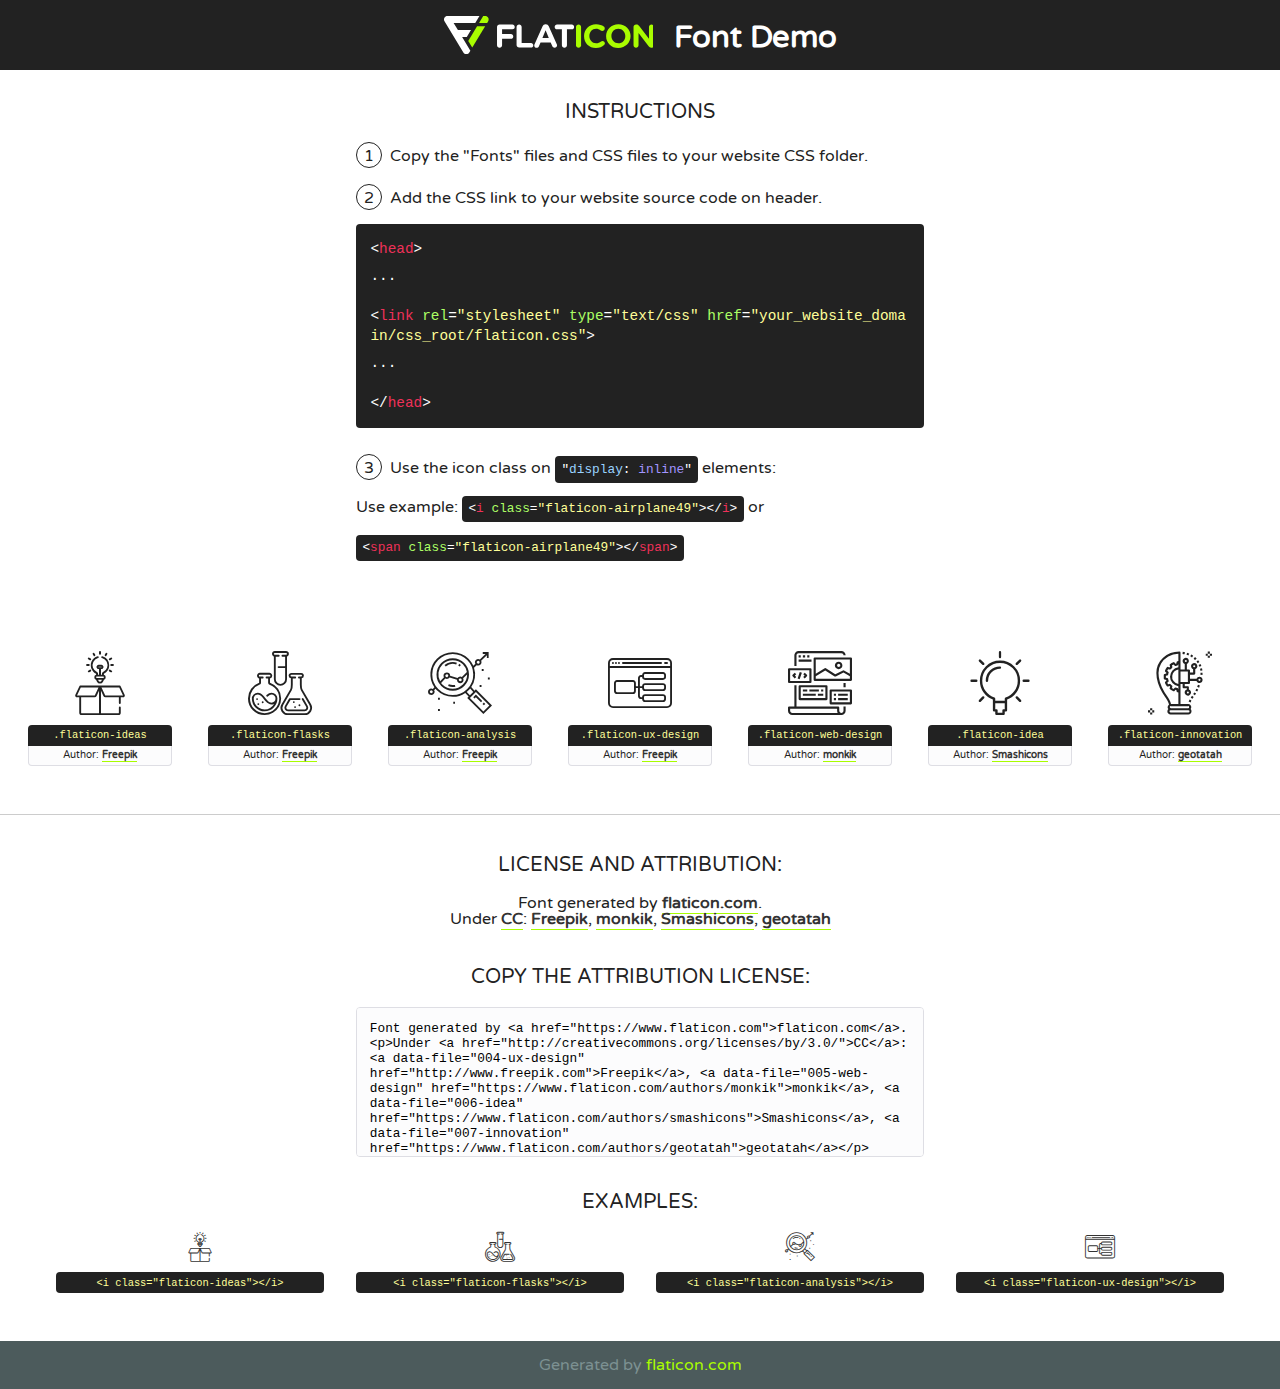
<file: karsten/fonts/flaticon/font/flaticon.html>
<!DOCTYPE html>
<!--
  Flaticon icon font: Flaticon
  Creation date: 20/03/2019 02:18
-->
<html>
<!DOCTYPE html>
<html>

<head>
    <title>Flaticon WebFont</title>
    <link href="http://fonts.googleapis.com/css?family=Varela+Round" rel="stylesheet" type="text/css" />
    <link rel="stylesheet" type="text/css" href="flaticon.css">
    <meta charset="UTF-8">
    <style>
    html, body, div, span, applet, object, iframe,
    h1, h2, h3, h4, h5, h6, p, blockquote, pre,
    a, abbr, acronym, address, big, cite, code,
    del, dfn, em, img, ins, kbd, q, s, samp,
    small, strike, strong, sub, sup, tt, var,
    b, u, i, center,
    dl, dt, dd, ol, ul, li,
    fieldset, form, label, legend,
    table, caption, tbody, tfoot, thead, tr, th, td,
    article, aside, canvas, details, embed, 
    figure, figcaption, footer, header, hgroup, 
    menu, nav, output, ruby, section, summary,
    time, mark, audio, video {
        margin: 0;
        padding: 0;
        border: 0;
        font-size: 100%;
        font: inherit;
        vertical-align: baseline;
    }
    /* HTML5 display-role reset for older browsers */
    article, aside, details, figcaption, figure, 
    footer, header, hgroup, menu, nav, section {
        display: block;
    }
    body {
        line-height: 1;
    }
    ol, ul {
        list-style: none;
    }
    blockquote, q {
        quotes: none;
    }
    blockquote:before, blockquote:after,
    q:before, q:after {
        content: '';
        content: none;
    }
    table {
        border-collapse: collapse;
        border-spacing: 0;
    }
    body {
        font-family: 'Varela Round', Helvetica, Arial, sans-serif;
        font-size: 16px;
        color: #222;
    }
    a {
        color: #333;
        border-bottom: 1px solid #a9fd00;
        font-weight: bold;
        text-decoration: none;
    }
    * {
        -moz-box-sizing: border-box;
        -webkit-box-sizing: border-box;
        box-sizing: border-box;
        margin: 0;
        padding: 0;
    }
    [class^="flaticon-"]:before, [class*=" flaticon-"]:before, [class^="flaticon-"]:after, [class*=" flaticon-"]:after {
        font-family: Flaticon;
        font-size: 30px;
        font-style: normal;
        margin-left: 20px;
        color: #333;
    }
    .wrapper {
        max-width: 600px;
        margin: auto;
        padding: 0 1em;
    }
    .title {
        font-size: 1.25em;
        text-align: center;
        margin-bottom: 1em;
        text-transform: uppercase;
    }
    header {
        text-align: center;
        background-color: #222;
        color: #fff;
        padding: 1em;
    }
    header .logo {
        width: 210px;
        height: 38px;
        display: inline-block;
        vertical-align: middle;
        margin-right: 1em;
        border: none;
    }
    header strong {
        font-size: 1.95em;
        font-weight: bold;
        vertical-align: middle;
        margin-top: 5px;
        display: inline-block;
    }
    .demo {
        margin: 2em auto;
        line-height: 1.25em;
    }
    .demo ul li {
        margin-bottom: 1em;
    }
    .demo ul li .num {
        color: #222;
        border-radius: 20px;
        display: inline-block;
        width: 26px;
        padding: 3px;
        height: 26px;
        text-align: center;
        margin-right: 0.5em;
        border: 1px solid #222;
    }
    .demo ul li code {
        background-color: #222;
        border-radius: 4px;
        padding: 0.25em 0.5em;
        display: inline-block;
        color: #fff;
        font-family: Consolas,Monaco,Lucida Console,Liberation Mono,DejaVu Sans Mono,Bitstream Vera Sans Mono,Courier New, monospace;
        font-weight: lighter;
        margin-top: 1em;
        font-size: 0.8em;
        word-break: break-all;
    }
    .demo ul li code.big {
        padding: 1em;
        font-size: 0.9em;
    }
    .demo ul li code .red {
        color: #EF3159;
    }
    .demo ul li code .green {
        color: #ACFF65;
    }
    .demo ul li code .yellow {
        color: #FFFF99;
    }
    .demo ul li code .blue {
        color: #99D3FF;
    }
    .demo ul li code .purple {
        color: #A295FF;
    }
    .demo ul li code .dots {
        margin-top: 0.5em;
        display: block;
    }
    #glyphs {
        border-bottom: 1px solid #ccc;
        padding: 2em 0;
        text-align: center;
    }
    .glyph {
        display: inline-block;
        width: 9em;
        margin: 1em;
        text-align: center;
        vertical-align: top;
        background: #FFF;
    }
    .glyph .glyph-icon {
        padding: 10px;
        display: block;
        font-family:"Flaticon";
        font-size: 64px;
        line-height: 1;
    }
    .glyph .glyph-icon:before {
        font-size: 64px;
        color: #222;
        margin-left: 0;
    }
    .class-name {
        font-size: 0.65em;
        background-color: #222;
        color: #fff;
        border-radius: 4px 4px 0 0;
        padding: 0.5em;
        color: #FFFF99;
        font-family: Consolas,Monaco,Lucida Console,Liberation Mono,DejaVu Sans Mono,Bitstream Vera Sans Mono,Courier New, monospace;
    }
    .author-name {
        font-size: 0.6em;
        background-color: #fcfcfd;
        border: 1px solid #DEDEE4;
        border-top: 0;
        border-radius: 0 0 4px 4px;
        padding: 0.5em;
    }
    .class-name:last-child {
        font-size: 10px;
        color:#888;
    }
    .class-name:last-child a {
        font-size: 10px;
        color:#555;
    }
    .class-name:last-child a:hover {
        color:#a9fd00;
    }
    .glyph > input {
        display: block;
        width: 100px;
        margin: 5px auto;
        text-align: center;
        font-size: 12px;
        cursor: text;
    }
    .glyph > input.icon-input {
        font-family:"Flaticon";
        font-size: 16px;
        margin-bottom: 10px;
    }
    .attribution .title {
        margin-top: 2em;
    }
    .attribution textarea {
        background-color: #fcfcfd;
        padding: 1em;
        border: none;
        box-shadow: none;
        border: 1px solid #DEDEE4;
        border-radius: 4px;
        resize: none;
        width: 100%;
        height: 150px;
        font-size: 0.8em;
        font-family: Consolas,Monaco,Lucida Console,Liberation Mono,DejaVu Sans Mono,Bitstream Vera Sans Mono,Courier New, monospace;
        -webkit-appearance: none;
    }
    .iconsuse {
        margin: 2em auto;
        text-align: center;
        max-width: 1200px;
    }
    .iconsuse:after {
        content: '';
        display: table;
        clear: both;
    }
    .iconsuse .image {
        float: left;
        width: 25%;
        padding: 0 1em;
    }
    .iconsuse .image p {
        margin-bottom: 1em;
    }
    .iconsuse .image span {
        display: block;
        font-size: 0.65em;
        background-color: #222;
        color: #fff;
        border-radius: 4px;
        padding: 0.5em;
        color: #FFFF99;
        margin-top: 1em;
        font-family: Consolas,Monaco,Lucida Console,Liberation Mono,DejaVu Sans Mono,Bitstream Vera Sans Mono,Courier New, monospace;
    }
    #footer {
        text-align: center;
        background-color: #4C5B5C;
        color: #7c9192;
        padding: 1em;
    }
    #footer a {
        border: none;
        color: #a9fd00;
        font-weight: normal;
    }
    @media (max-width: 960px) {
        .iconsuse .image {
            width: 50%;
        }
    }
    @media (max-width: 560px) {
        .iconsuse .image {
            width: 100%;
        }
    }
    </style>
</head>

<body class="characters-off">

    <header>
        <a href="https://www.flaticon.com" target="_blank" class="logo">
            <svg version="1.1" xmlns="http://www.w3.org/2000/svg" xmlns:xlink="http://www.w3.org/1999/xlink" xmlns:a="http://ns.adobe.com/AdobeSVGViewerExtensions/3.0/" viewBox="0 0 560.875 102.036" enable-background="new 0 0 560.875 102.036" xml:space="preserve">
                <defs>
                </defs>
                <g>
                    <g class="letters">
                        <path fill="#ffffff" d="M141.596,29.675c0-3.777,2.985-6.767,6.764-6.767h34.438c3.426,0,6.15,2.728,6.15,6.15
                        c0,3.43-2.724,6.149-6.15,6.149h-27.674v13.091h23.719c3.429,0,6.151,2.724,6.151,6.15c0,3.43-2.723,6.149-6.151,6.149h-23.719
                        v17.574c0,3.773-2.986,6.761-6.764,6.761c-3.779,0-6.764-2.989-6.764-6.761V29.675z"></path>
                        <path fill="#ffffff" d="M193.844,29.149c0-3.781,2.985-6.767,6.764-6.767c3.776,0,6.763,2.985,6.763,6.767v42.957h25.039
                        c3.426,0,6.149,2.726,6.149,6.153c0,3.425-2.723,6.15-6.149,6.15h-31.802c-3.779,0-6.764-2.986-6.764-6.768V29.149z"></path>
                        <path fill="#ffffff" d="M241.891,75.71l21.438-48.407c1.492-3.341,4.215-5.357,7.906-5.357h0.792
                        c3.686,0,6.323,2.017,7.815,5.357l21.439,48.407c0.436,0.967,0.701,1.845,0.701,2.723c0,3.602-2.809,6.501-6.414,6.501
                        c-3.161,0-5.269-1.845-6.499-4.655l-4.132-9.661h-27.059l-4.301,10.102c-1.144,2.631-3.426,4.214-6.237,4.214
                        c-3.517,0-6.24-2.81-6.24-6.325C241.1,77.64,241.451,76.677,241.891,75.71z M279.932,58.666l-8.521-20.297l-8.526,20.297H279.932
                        z"></path>
                        <path fill="#ffffff" d="M314.864,35.387H301.86c-3.429,0-6.239-2.813-6.239-6.238c0-3.429,2.811-6.24,6.239-6.24h39.533
                        c3.426,0,6.237,2.811,6.237,6.24c0,3.425-2.811,6.238-6.237,6.238h-13.001v42.785c0,3.773-2.99,6.761-6.764,6.761
                        c-3.779,0-6.764-2.989-6.764-6.761V35.387z"></path>
                        <path fill="#A9FD00" d="M352.615,29.149c0-3.781,2.985-6.767,6.767-6.767c3.774,0,6.761,2.985,6.761,6.767v49.024
                        c0,3.773-2.987,6.761-6.761,6.761c-3.781,0-6.767-2.989-6.767-6.761V29.149z"></path>
                        <path fill="#A9FD00" d="M374.132,53.836v-0.179c0-17.481,13.178-31.801,32.065-31.801c9.22,0,15.459,2.458,20.557,6.238
                        c1.402,1.054,2.637,2.985,2.637,5.357c0,3.692-2.985,6.59-6.681,6.59c-1.845,0-3.071-0.702-4.044-1.319
                        c-3.776-2.813-7.729-4.393-12.562-4.393c-10.364,0-17.831,8.611-17.831,19.154v0.173c0,10.542,7.291,19.329,17.831,19.329
                        c5.715,0,9.492-1.756,13.359-4.834c1.049-0.874,2.458-1.491,4.039-1.491c3.429,0,6.325,2.813,6.325,6.236
                        c0,2.106-1.056,3.78-2.282,4.834c-5.539,4.834-12.036,7.733-21.878,7.733C387.572,85.464,374.132,71.493,374.132,53.836z"></path>
                        <path fill="#A9FD00" d="M433.009,53.836v-0.179c0-17.481,13.79-31.801,32.766-31.801c18.981,0,32.592,14.143,32.592,31.628v0.173
                        c0,17.483-13.785,31.807-32.769,31.807C446.625,85.464,433.009,71.32,433.009,53.836z M484.224,53.836v-0.179
                        c0-10.539-7.725-19.326-18.626-19.326c-10.893,0-18.449,8.611-18.449,19.154v0.173c0,10.542,7.73,19.329,18.626,19.329
                        C476.676,72.986,484.224,64.378,484.224,53.836z"></path>
                        <path fill="#A9FD00" d="M506.233,29.321c0-3.774,2.99-6.763,6.767-6.763h1.401c3.252,0,5.183,1.583,7.029,3.953l26.093,34.265
                        V29.059c0-3.692,2.99-6.677,6.681-6.677c3.683,0,6.671,2.985,6.671,6.677v48.934c0,3.78-2.987,6.765-6.764,6.765h-0.436
                        c-3.257,0-5.188-1.581-7.034-3.953l-27.056-35.492v32.944c0,3.687-2.985,6.676-6.678,6.676c-3.683,0-6.673-2.989-6.673-6.676
                        V29.321z"></path>
                    </g>
                    <g class="insignia">
                        <path fill="#ffffff" d="M48.372,56.137h12.517l11.156-18.537H37.186L25.688,18.539h57.825L94.668,0H9.271
                        C5.925,0,2.842,1.801,1.198,4.716c-1.644,2.907-1.593,6.482,0.134,9.343l50.38,83.501c1.678,2.781,4.689,4.476,7.938,4.476
                        c3.246,0,6.257-1.695,7.935-4.476l2.898-4.804L48.372,56.137z"></path>
                        <g class="i">
                            <path fill="#A9FD00" d="M93.575,18.539h0.031v0.004l21.652,0.004l2.705-4.488c1.727-2.861,1.778-6.436,0.133-9.343
                            C116.454,1.801,113.371,0,110.026,0h-5.294L93.575,18.539z"></path>
                            <polygon fill="#A9FD00" points="88.291,27.356 64.725,66.486 75.519,84.404 109.942,27.356"></polygon>
                        </g>
                    </g>
                </g>
            </svg>
        </a>
        <strong>Font Demo</strong>
    </header>


    <section class="demo wrapper">

        <p class="title">Instructions</p>

        <ul>
            <li>
                <span class="num">1</span>Copy the "Fonts" files and CSS files to your website CSS folder.
            </li>
            <li>
                <span class="num">2</span>Add the CSS link to your website source code on header.
                <code class="big">
                    &lt;<span class="red">head</span>&gt;
                    <br/><span class="dots">...</span>
                    <br/>&lt;<span class="red">link</span> <span class="green">rel</span>=<span class="yellow">"stylesheet"</span> <span class="green">type</span>=<span class="yellow">"text/css"</span> <span class="green">href</span>=<span class="yellow">"your_website_domain/css_root/flaticon.css"</span>&gt;
                    <br/><span class="dots">...</span>
                    <br/>&lt;/<span class="red">head</span>&gt;
                </code>
            </li>

            <li>
                <p>
                    <span class="num">3</span>Use the icon class on <code>"<span class="blue">display</span>:<span class="purple"> inline</span>"</code> elements:
                    <br />
                    Use example: <code>&lt;<span class="red">i</span> <span class="green">class</span>=<span class="yellow">&quot;flaticon-airplane49&quot;</span>&gt;&lt;/<span class="red">i</span>&gt;</code> or <code>&lt;<span class="red">span</span> <span class="green">class</span>=<span class="yellow">&quot;flaticon-airplane49&quot;</span>&gt;&lt;/<span class="red">span</span>&gt;</code>
            </li>
        </ul>

    </section>




   <section id="glyphs">          
    
      
        <div class="glyph"><div class="glyph-icon flaticon-ideas"></div>
            <div class="class-name">.flaticon-ideas</div>
            <div class="author-name">Author: <a data-file="001-ideas" href="http://www.freepik.com">Freepik</a> </div> 
        </div>        
        
        <div class="glyph"><div class="glyph-icon flaticon-flasks"></div>
            <div class="class-name">.flaticon-flasks</div>
            <div class="author-name">Author: <a data-file="002-flasks" href="http://www.freepik.com">Freepik</a> </div> 
        </div>        
        
        <div class="glyph"><div class="glyph-icon flaticon-analysis"></div>
            <div class="class-name">.flaticon-analysis</div>
            <div class="author-name">Author: <a data-file="003-analysis" href="http://www.freepik.com">Freepik</a> </div> 
        </div>        
        
        <div class="glyph"><div class="glyph-icon flaticon-ux-design"></div>
            <div class="class-name">.flaticon-ux-design</div>
            <div class="author-name">Author: <a data-file="004-ux-design" href="http://www.freepik.com">Freepik</a> </div> 
        </div>        
        
        <div class="glyph"><div class="glyph-icon flaticon-web-design"></div>
            <div class="class-name">.flaticon-web-design</div>
            <div class="author-name">Author: <a data-file="005-web-design" href="https://www.flaticon.com/authors/monkik">monkik</a> </div> 
        </div>        
        
        <div class="glyph"><div class="glyph-icon flaticon-idea"></div>
            <div class="class-name">.flaticon-idea</div>
            <div class="author-name">Author: <a data-file="006-idea" href="https://www.flaticon.com/authors/smashicons">Smashicons</a> </div> 
        </div>        
        
        <div class="glyph"><div class="glyph-icon flaticon-innovation"></div>
            <div class="class-name">.flaticon-innovation</div>
            <div class="author-name">Author: <a data-file="007-innovation" href="https://www.flaticon.com/authors/geotatah">geotatah</a> </div> 
        </div>        
        

    </section>



    <section class="attribution wrapper"   style="text-align:center;">

      <div class="title">License and attribution:</div><div class="attrDiv">Font generated by <a href="https://www.flaticon.com">flaticon.com</a>. <div><p>Under <a href="http://creativecommons.org/licenses/by/3.0/">CC</a>: <a data-file="004-ux-design" href="http://www.freepik.com">Freepik</a>, <a data-file="005-web-design" href="https://www.flaticon.com/authors/monkik">monkik</a>, <a data-file="006-idea" href="https://www.flaticon.com/authors/smashicons">Smashicons</a>, <a data-file="007-innovation" href="https://www.flaticon.com/authors/geotatah">geotatah</a></p>  </div>
      </div>
      <div class="title">Copy the Attribution License:</div>

    <textarea onclick="this.focus();this.select();">Font generated by &lt;a href=&quot;https://www.flaticon.com&quot;&gt;flaticon.com&lt;/a&gt;. <p>Under <a href="http://creativecommons.org/licenses/by/3.0/">CC</a>: <a data-file="004-ux-design" href="http://www.freepik.com">Freepik</a>, <a data-file="005-web-design" href="https://www.flaticon.com/authors/monkik">monkik</a>, <a data-file="006-idea" href="https://www.flaticon.com/authors/smashicons">Smashicons</a>, <a data-file="007-innovation" href="https://www.flaticon.com/authors/geotatah">geotatah</a></p>  
     </textarea>

    </section>

    <section class="iconsuse">

          <div class="title">Examples:</div>            
             
            <div class="image">
                <p>
                    <i class="glyph-icon flaticon-ideas"></i> 
                    <span>&lt;i class=&quot;flaticon-ideas&quot;&gt;&lt;/i&gt;</span>
                </p>
            </div>
            
            <div class="image">
                <p>
                    <i class="glyph-icon flaticon-flasks"></i> 
                    <span>&lt;i class=&quot;flaticon-flasks&quot;&gt;&lt;/i&gt;</span>
                </p>
            </div>
            
            <div class="image">
                <p>
                    <i class="glyph-icon flaticon-analysis"></i> 
                    <span>&lt;i class=&quot;flaticon-analysis&quot;&gt;&lt;/i&gt;</span>
                </p>
            </div>
            
            <div class="image">
                <p>
                    <i class="glyph-icon flaticon-ux-design"></i> 
                    <span>&lt;i class=&quot;flaticon-ux-design&quot;&gt;&lt;/i&gt;</span>
                </p>
            </div>
                       
        </div>
                            
    </section>

<div id="footer">
    <div>Generated by <a href="https://www.flaticon.com">flaticon.com</a>
    </div>
</div>



</body>
</html>
</file>
<file: css/style-wide.css>
/*
	Prologue 1.2 by HTML5 UP
	html5up.net | @n33co
	Free for personal and commercial use under the CCA 3.0 license (html5up.net/license)
*/

/*********************************************************************************/
/* Basic                                                                         */
/*********************************************************************************/

	body,input,textarea,select
	{
		font-size: 17pt;
	}
	
/*********************************************************************************/
/* Header                                                                        */
/*********************************************************************************/

	#header
	{
		width: 300px;
	}
	
/*********************************************************************************/
/* Footer                                                                        */
/*********************************************************************************/

	#footer
	{
		margin-left: 300px;
	}
	
/*********************************************************************************/
/* Main                                                                          */
/*********************************************************************************/

	#main
	{
		margin-left: 300px;
	}
</file>
<file: css/ie9.css>
/*
	Prologue 1.2 by HTML5 UP
	html5up.net | @n33co
	Free for personal and commercial use under the CCA 3.0 license (html5up.net/license)
*/

/*********************************************************************************/
/* Basic                                                                         */
/*********************************************************************************/

	/* Buttons */
		
		.button
		{
			background-image: url('images/ie9/button.svg');
		}
</file>
<file: css/ie8.css>
/*
	Prologue 1.2 by HTML5 UP
	html5up.net | @n33co
	Free for personal and commercial use under the CCA 3.0 license (html5up.net/license)
*/

/*********************************************************************************/
/* Basic                                                                         */
/*********************************************************************************/

	/* Forms */

		form
		{
		}
		
			form input.text,
			form select,
			form textarea
			{
				-ms-behavior: url('css/PIE.htc');
			}
			
	/* Buttons */
		
		.button
		{
			-ms-behavior: url('css/PIE.htc');
		}
		
/*********************************************************************************/
/* Header                                                                        */
/*********************************************************************************/

	#nav
	{
	}
	
		#nav ul
		{
		}
		
			#nav ul li
			{
			}
			
				#nav ul li a
				{
					color: #888;
				}

					#nav ul li a.active
					{
						background: #1C2022;
					}

/*********************************************************************************/
/* Side Panel                                                                    */
/*********************************************************************************/

	#sidePanelToggle
	{
	}
	
		#sidePanelToggle .toggle
		{
			background-color: #888;
		}
</file>
<file: calendar/css/site.css>
.section {
  border-bottom: 1px solid rgb(238, 238, 238);
  padding-bottom: 30px;
  margin-bottom: 30px;
  margin-top: 30px;
}

#event-timepicker {
  max-width: 188px;
  margin: 0 auto;
  min-height: 237px;
}

#event-timepicker .timepicker-hour,
#event-timepicker .timepicker-minute {
  font-size: 40px;
}


/*** event ***/
.time-text {
  display: block;
  min-width: 60px;
  float: left;
}

.title-text {
  margin-right: 20px;
}

.description-text {
  font-style: italic;
}


/*** event list ***/
ul.event-list {
  margin: 0;
  padding: 0;
  list-style-type: none;
  outline: none;
  cursor: pointer;
}

ul.event-list li {
  margin: 10px 0;
  padding: 10px;
  background: -webkit-gradient(linear, 50% 0%, 50% 100%, color-stop(0%, #F7F7F7), color-stop(100%, #E8E8E8));
  background: -webkit-linear-gradient(#F7F7F7, #E8E8E8);
  background:    -moz-linear-gradient(#F7F7F7, #E8E8E8);
  background:      -o-linear-gradient(#F7F7F7, #E8E8E8);
  background:         linear-gradient(#F7F7F7, #E8E8E8);
  border: 1px solid #C9C9C9;
  background: #F0F0F0;
  border-radius: 4px;   /* may need vendor varients */
  box-shadow: 0 1px 3px rgba(0, 0, 0, 0.14);   /* may need vendor varients */
  text-shadow: 0 1px 0 rgba(255, 255, 255, 0.8);
}

ul.event-list li.selected {
  border: 1px solid #2659D9;
  color: #FFF;
  text-shadow: 0 -1px 0 rgba(0, 0, 0, 0.8);
  background: #678BE4;
}
</file>
<file: karsten/css/flaticon.css>
/*
  	Flaticon icon font: Flaticon
  	Creation date: 04/01/2019 13:45
  	*/


@font-face {
  font-family: "Flaticon";
  src: url("../fonts/flaticon/font/Flaticon.eot");
  src: url("../fonts/flaticon/font/Flaticon.eot?#iefix") format("embedded-opentype"),
       url("../fonts/flaticon/font/Flaticon.woff") format("woff"),
       url("../fonts/flaticon/font/Flaticon.ttf") format("truetype"),
       url("../fonts/flaticon/font/Flaticon.svg#Flaticon") format("svg");
  font-weight: normal;
  font-style: normal;
}

@media screen and (-webkit-min-device-pixel-ratio:0) {
  @font-face {
    font-family: "Flaticon";
    src: url("../fonts/flaticon/font/Flaticon.svg#Flaticon") format("svg");
  }
}

[class^="flaticon-"]:before, [class*=" flaticon-"]:before,
[class^="flaticon-"]:after, [class*=" flaticon-"]:after {   
  font-family: Flaticon;
  font-style: normal;
  font-weight: normal;
  font-variant: normal;
  text-transform: none;
  line-height: 1;

  /* Better Font Rendering =========== */
  -webkit-font-smoothing: antialiased;
  -moz-osx-font-smoothing: grayscale;
}

.flaticon-ideas:before { content: "\f100"; }
.flaticon-flasks:before { content: "\f101"; }
.flaticon-analysis:before { content: "\f102"; }
.flaticon-ux-design:before { content: "\f103"; }
.flaticon-web-design:before { content: "\f104"; }
.flaticon-idea:before { content: "\f105"; }
.flaticon-innovation:before { content: "\f106"; }
</file>
<file: karsten/css/icomoon.css>
@font-face {
  font-family: 'icomoon';
  src:  url('../fonts/icomoon/icomoon.eot?6tt51o');
  src:  url('../fonts/icomoon/icomoon.eot?6tt51o#iefix') format('embedded-opentype'),
    url('../fonts/icomoon/icomoon.ttf?6tt51o') format('truetype'),
    url('../fonts/icomoon/icomoon.woff?6tt51o') format('woff'),
    url('../fonts/icomoon/icomoon.svg?6tt51o#icomoon') format('svg');
  font-weight: normal;
  font-style: normal;
}

[class^="icon-"], [class*=" icon-"] {
  /* use !important to prevent issues with browser extensions that change fonts */
  font-family: 'icomoon' !important;
  speak: none;
  font-style: normal;
  font-weight: normal;
  font-variant: normal;
  text-transform: none;
  line-height: 1;

  /* Better Font Rendering =========== */
  -webkit-font-smoothing: antialiased;
  -moz-osx-font-smoothing: grayscale;
}

.icon-asterisk:before {
  content: "\f069";
}
.icon-plus:before {
  content: "\f067";
}
.icon-question:before {
  content: "\f128";
}
.icon-minus:before {
  content: "\f068";
}
.icon-glass:before {
  content: "\f000";
}
.icon-music:before {
  content: "\f001";
}
.icon-search:before {
  content: "\f002";
}
.icon-envelope-o:before {
  content: "\f003";
}
.icon-heart:before {
  content: "\f004";
}
.icon-star:before {
  content: "\f005";
}
.icon-star-o:before {
  content: "\f006";
}
.icon-user:before {
  content: "\f007";
}
.icon-film:before {
  content: "\f008";
}
.icon-th-large:before {
  content: "\f009";
}
.icon-th:before {
  content: "\f00a";
}
.icon-th-list:before {
  content: "\f00b";
}
.icon-check:before {
  content: "\f00c";
}
.icon-close:before {
  content: "\f00d";
}
.icon-remove:before {
  content: "\f00d";
}
.icon-times:before {
  content: "\f00d";
}
.icon-search-plus:before {
  content: "\f00e";
}
.icon-search-minus:before {
  content: "\f010";
}
.icon-power-off:before {
  content: "\f011";
}
.icon-signal:before {
  content: "\f012";
}
.icon-cog:before {
  content: "\f013";
}
.icon-gear:before {
  content: "\f013";
}
.icon-trash-o:before {
  content: "\f014";
}
.icon-home:before {
  content: "\f015";
}
.icon-file-o:before {
  content: "\f016";
}
.icon-clock-o:before {
  content: "\f017";
}
.icon-road:before {
  content: "\f018";
}
.icon-download:before {
  content: "\f019";
}
.icon-arrow-circle-o-down:before {
  content: "\f01a";
}
.icon-arrow-circle-o-up:before {
  content: "\f01b";
}
.icon-inbox:before {
  content: "\f01c";
}
.icon-play-circle-o:before {
  content: "\f01d";
}
.icon-repeat:before {
  content: "\f01e";
}
.icon-rotate-right:before {
  content: "\f01e";
}
.icon-refresh:before {
  content: "\f021";
}
.icon-list-alt:before {
  content: "\f022";
}
.icon-lock:before {
  content: "\f023";
}
.icon-flag:before {
  content: "\f024";
}
.icon-headphones:before {
  content: "\f025";
}
.icon-volume-off:before {
  content: "\f026";
}
.icon-volume-down:before {
  content: "\f027";
}
.icon-volume-up:before {
  content: "\f028";
}
.icon-qrcode:before {
  content: "\f029";
}
.icon-barcode:before {
  content: "\f02a";
}
.icon-tag:before {
  content: "\f02b";
}
.icon-tags:before {
  content: "\f02c";
}
.icon-book:before {
  content: "\f02d";
}
.icon-bookmark:before {
  content: "\f02e";
}
.icon-print:before {
  content: "\f02f";
}
.icon-camera:before {
  content: "\f030";
}
.icon-font:before {
  content: "\f031";
}
.icon-bold:before {
  content: "\f032";
}
.icon-italic:before {
  content: "\f033";
}
.icon-text-height:before {
  content: "\f034";
}
.icon-text-width:before {
  content: "\f035";
}
.icon-align-left:before {
  content: "\f036";
}
.icon-align-center:before {
  content: "\f037";
}
.icon-align-right:before {
  content: "\f038";
}
.icon-align-justify:before {
  content: "\f039";
}
.icon-list:before {
  content: "\f03a";
}
.icon-dedent:before {
  content: "\f03b";
}
.icon-outdent:before {
  content: "\f03b";
}
.icon-indent:before {
  content: "\f03c";
}
.icon-video-camera:before {
  content: "\f03d";
}
.icon-image:before {
  content: "\f03e";
}
.icon-photo:before {
  content: "\f03e";
}
.icon-picture-o:before {
  content: "\f03e";
}
.icon-pencil:before {
  content: "\f040";
}
.icon-map-marker:before {
  content: "\f041";
}
.icon-adjust:before {
  content: "\f042";
}
.icon-tint:before {
  content: "\f043";
}
.icon-edit:before {
  content: "\f044";
}
.icon-pencil-square-o:before {
  content: "\f044";
}
.icon-share-square-o:before {
  content: "\f045";
}
.icon-check-square-o:before {
  content: "\f046";
}
.icon-arrows:before {
  content: "\f047";
}
.icon-step-backward:before {
  content: "\f048";
}
.icon-fast-backward:before {
  content: "\f049";
}
.icon-backward:before {
  content: "\f04a";
}
.icon-play:before {
  content: "\f04b";
}
.icon-pause:before {
  content: "\f04c";
}
.icon-stop:before {
  content: "\f04d";
}
.icon-forward:before {
  content: "\f04e";
}
.icon-fast-forward:before {
  content: "\f050";
}
.icon-step-forward:before {
  content: "\f051";
}
.icon-eject:before {
  content: "\f052";
}
.icon-chevron-left:before {
  content: "\f053";
}
.icon-chevron-right:before {
  content: "\f054";
}
.icon-plus-circle:before {
  content: "\f055";
}
.icon-minus-circle:before {
  content: "\f056";
}
.icon-times-circle:before {
  content: "\f057";
}
.icon-check-circle:before {
  content: "\f058";
}
.icon-question-circle:before {
  content: "\f059";
}
.icon-info-circle:before {
  content: "\f05a";
}
.icon-crosshairs:before {
  content: "\f05b";
}
.icon-times-circle-o:before {
  content: "\f05c";
}
.icon-check-circle-o:before {
  content: "\f05d";
}
.icon-ban:before {
  content: "\f05e";
}
.icon-arrow-left:before {
  content: "\f060";
}
.icon-arrow-right:before {
  content: "\f061";
}
.icon-arrow-up:before {
  content: "\f062";
}
.icon-arrow-down:before {
  content: "\f063";
}
.icon-mail-forward:before {
  content: "\f064";
}
.icon-share:before {
  content: "\f064";
}
.icon-expand:before {
  content: "\f065";
}
.icon-compress:before {
  content: "\f066";
}
.icon-exclamation-circle:before {
  content: "\f06a";
}
.icon-gift:before {
  content: "\f06b";
}
.icon-leaf:before {
  content: "\f06c";
}
.icon-fire:before {
  content: "\f06d";
}
.icon-eye:before {
  content: "\f06e";
}
.icon-eye-slash:before {
  content: "\f070";
}
.icon-exclamation-triangle:before {
  content: "\f071";
}
.icon-warning:before {
  content: "\f071";
}
.icon-plane:before {
  content: "\f072";
}
.icon-calendar:before {
  content: "\f073";
}
.icon-random:before {
  content: "\f074";
}
.icon-comment:before {
  content: "\f075";
}
.icon-magnet:before {
  content: "\f076";
}
.icon-chevron-up:before {
  content: "\f077";
}
.icon-chevron-down:before {
  content: "\f078";
}
.icon-retweet:before {
  content: "\f079";
}
.icon-shopping-cart:before {
  content: "\f07a";
}
.icon-folder:before {
  content: "\f07b";
}
.icon-folder-open:before {
  content: "\f07c";
}
.icon-arrows-v:before {
  content: "\f07d";
}
.icon-arrows-h:before {
  content: "\f07e";
}
.icon-bar-chart:before {
  content: "\f080";
}
.icon-bar-chart-o:before {
  content: "\f080";
}
.icon-twitter-square:before {
  content: "\f081";
}
.icon-facebook-square:before {
  content: "\f082";
}
.icon-camera-retro:before {
  content: "\f083";
}
.icon-key:before {
  content: "\f084";
}
.icon-cogs:before {
  content: "\f085";
}
.icon-gears:before {
  content: "\f085";
}
.icon-comments:before {
  content: "\f086";
}
.icon-thumbs-o-up:before {
  content: "\f087";
}
.icon-thumbs-o-down:before {
  content: "\f088";
}
.icon-star-half:before {
  content: "\f089";
}
.icon-heart-o:before {
  content: "\f08a";
}
.icon-sign-out:before {
  content: "\f08b";
}
.icon-linkedin-square:before {
  content: "\f08c";
}
.icon-thumb-tack:before {
  content: "\f08d";
}
.icon-external-link:before {
  content: "\f08e";
}
.icon-sign-in:before {
  content: "\f090";
}
.icon-trophy:before {
  content: "\f091";
}
.icon-github-square:before {
  content: "\f092";
}
.icon-upload:before {
  content: "\f093";
}
.icon-lemon-o:before {
  content: "\f094";
}
.icon-phone:before {
  content: "\f095";
}
.icon-square-o:before {
  content: "\f096";
}
.icon-bookmark-o:before {
  content: "\f097";
}
.icon-phone-square:before {
  content: "\f098";
}
.icon-twitter:before {
  content: "\f099";
}
.icon-facebook:before {
  content: "\f09a";
}
.icon-facebook-f:before {
  content: "\f09a";
}
.icon-github:before {
  content: "\f09b";
}
.icon-unlock:before {
  content: "\f09c";
}
.icon-credit-card:before {
  content: "\f09d";
}
.icon-feed:before {
  content: "\f09e";
}
.icon-rss:before {
  content: "\f09e";
}
.icon-hdd-o:before {
  content: "\f0a0";
}
.icon-bullhorn:before {
  content: "\f0a1";
}
.icon-bell-o:before {
  content: "\f0a2";
}
.icon-certificate:before {
  content: "\f0a3";
}
.icon-hand-o-right:before {
  content: "\f0a4";
}
.icon-hand-o-left:before {
  content: "\f0a5";
}
.icon-hand-o-up:before {
  content: "\f0a6";
}
.icon-hand-o-down:before {
  content: "\f0a7";
}
.icon-arrow-circle-left:before {
  content: "\f0a8";
}
.icon-arrow-circle-right:before {
  content: "\f0a9";
}
.icon-arrow-circle-up:before {
  content: "\f0aa";
}
.icon-arrow-circle-down:before {
  content: "\f0ab";
}
.icon-globe:before {
  content: "\f0ac";
}
.icon-wrench:before {
  content: "\f0ad";
}
.icon-tasks:before {
  content: "\f0ae";
}
.icon-filter:before {
  content: "\f0b0";
}
.icon-briefcase:before {
  content: "\f0b1";
}
.icon-arrows-alt:before {
  content: "\f0b2";
}
.icon-group:before {
  content: "\f0c0";
}
.icon-users:before {
  content: "\f0c0";
}
.icon-chain:before {
  content: "\f0c1";
}
.icon-link:before {
  content: "\f0c1";
}
.icon-cloud:before {
  content: "\f0c2";
}
.icon-flask:before {
  content: "\f0c3";
}
.icon-cut:before {
  content: "\f0c4";
}
.icon-scissors:before {
  content: "\f0c4";
}
.icon-copy:before {
  content: "\f0c5";
}
.icon-files-o:before {
  content: "\f0c5";
}
.icon-paperclip:before {
  content: "\f0c6";
}
.icon-floppy-o:before {
  content: "\f0c7";
}
.icon-save:before {
  content: "\f0c7";
}
.icon-square:before {
  content: "\f0c8";
}
.icon-bars:before {
  content: "\f0c9";
}
.icon-navicon:before {
  content: "\f0c9";
}
.icon-reorder:before {
  content: "\f0c9";
}
.icon-list-ul:before {
  content: "\f0ca";
}
.icon-list-ol:before {
  content: "\f0cb";
}
.icon-strikethrough:before {
  content: "\f0cc";
}
.icon-underline:before {
  content: "\f0cd";
}
.icon-table:before {
  content: "\f0ce";
}
.icon-magic:before {
  content: "\f0d0";
}
.icon-truck:before {
  content: "\f0d1";
}
.icon-pinterest:before {
  content: "\f0d2";
}
.icon-pinterest-square:before {
  content: "\f0d3";
}
.icon-google-plus-square:before {
  content: "\f0d4";
}
.icon-google-plus:before {
  content: "\f0d5";
}
.icon-money:before {
  content: "\f0d6";
}
.icon-caret-down:before {
  content: "\f0d7";
}
.icon-caret-up:before {
  content: "\f0d8";
}
.icon-caret-left:before {
  content: "\f0d9";
}
.icon-caret-right:before {
  content: "\f0da";
}
.icon-columns:before {
  content: "\f0db";
}
.icon-sort:before {
  content: "\f0dc";
}
.icon-unsorted:before {
  content: "\f0dc";
}
.icon-sort-desc:before {
  content: "\f0dd";
}
.icon-sort-down:before {
  content: "\f0dd";
}
.icon-sort-asc:before {
  content: "\f0de";
}
.icon-sort-up:before {
  content: "\f0de";
}
.icon-envelope:before {
  content: "\f0e0";
}
.icon-linkedin:before {
  content: "\f0e1";
}
.icon-rotate-left:before {
  content: "\f0e2";
}
.icon-undo:before {
  content: "\f0e2";
}
.icon-gavel:before {
  content: "\f0e3";
}
.icon-legal:before {
  content: "\f0e3";
}
.icon-dashboard:before {
  content: "\f0e4";
}
.icon-tachometer:before {
  content: "\f0e4";
}
.icon-comment-o:before {
  content: "\f0e5";
}
.icon-comments-o:before {
  content: "\f0e6";
}
.icon-bolt:before {
  content: "\f0e7";
}
.icon-flash:before {
  content: "\f0e7";
}
.icon-sitemap:before {
  content: "\f0e8";
}
.icon-umbrella:before {
  content: "\f0e9";
}
.icon-clipboard:before {
  content: "\f0ea";
}
.icon-paste:before {
  content: "\f0ea";
}
.icon-lightbulb-o:before {
  content: "\f0eb";
}
.icon-exchange:before {
  content: "\f0ec";
}
.icon-cloud-download:before {
  content: "\f0ed";
}
.icon-cloud-upload:before {
  content: "\f0ee";
}
.icon-user-md:before {
  content: "\f0f0";
}
.icon-stethoscope:before {
  content: "\f0f1";
}
.icon-suitcase:before {
  content: "\f0f2";
}
.icon-bell:before {
  content: "\f0f3";
}
.icon-coffee:before {
  content: "\f0f4";
}
.icon-cutlery:before {
  content: "\f0f5";
}
.icon-file-text-o:before {
  content: "\f0f6";
}
.icon-building-o:before {
  content: "\f0f7";
}
.icon-hospital-o:before {
  content: "\f0f8";
}
.icon-ambulance:before {
  content: "\f0f9";
}
.icon-medkit:before {
  content: "\f0fa";
}
.icon-fighter-jet:before {
  content: "\f0fb";
}
.icon-beer:before {
  content: "\f0fc";
}
.icon-h-square:before {
  content: "\f0fd";
}
.icon-plus-square:before {
  content: "\f0fe";
}
.icon-angle-double-left:before {
  content: "\f100";
}
.icon-angle-double-right:before {
  content: "\f101";
}
.icon-angle-double-up:before {
  content: "\f102";
}
.icon-angle-double-down:before {
  content: "\f103";
}
.icon-angle-left:before {
  content: "\f104";
}
.icon-angle-right:before {
  content: "\f105";
}
.icon-angle-up:before {
  content: "\f106";
}
.icon-angle-down:before {
  content: "\f107";
}
.icon-desktop:before {
  content: "\f108";
}
.icon-laptop:before {
  content: "\f109";
}
.icon-tablet:before {
  content: "\f10a";
}
.icon-mobile:before {
  content: "\f10b";
}
.icon-mobile-phone:before {
  content: "\f10b";
}
.icon-circle-o:before {
  content: "\f10c";
}
.icon-quote-left:before {
  content: "\f10d";
}
.icon-quote-right:before {
  content: "\f10e";
}
.icon-spinner:before {
  content: "\f110";
}
.icon-circle:before {
  content: "\f111";
}
.icon-mail-reply:before {
  content: "\f112";
}
.icon-reply:before {
  content: "\f112";
}
.icon-github-alt:before {
  content: "\f113";
}
.icon-folder-o:before {
  content: "\f114";
}
.icon-folder-open-o:before {
  content: "\f115";
}
.icon-smile-o:before {
  content: "\f118";
}
.icon-frown-o:before {
  content: "\f119";
}
.icon-meh-o:before {
  content: "\f11a";
}
.icon-gamepad:before {
  content: "\f11b";
}
.icon-keyboard-o:before {
  content: "\f11c";
}
.icon-flag-o:before {
  content: "\f11d";
}
.icon-flag-checkered:before {
  content: "\f11e";
}
.icon-terminal:before {
  content: "\f120";
}
.icon-code:before {
  content: "\f121";
}
.icon-mail-reply-all:before {
  content: "\f122";
}
.icon-reply-all:before {
  content: "\f122";
}
.icon-star-half-empty:before {
  content: "\f123";
}
.icon-star-half-full:before {
  content: "\f123";
}
.icon-star-half-o:before {
  content: "\f123";
}
.icon-location-arrow:before {
  content: "\f124";
}
.icon-crop:before {
  content: "\f125";
}
.icon-code-fork:before {
  content: "\f126";
}
.icon-chain-broken:before {
  content: "\f127";
}
.icon-unlink:before {
  content: "\f127";
}
.icon-info:before {
  content: "\f129";
}
.icon-exclamation:before {
  content: "\f12a";
}
.icon-superscript:before {
  content: "\f12b";
}
.icon-subscript:before {
  content: "\f12c";
}
.icon-eraser:before {
  content: "\f12d";
}
.icon-puzzle-piece:before {
  content: "\f12e";
}
.icon-microphone:before {
  content: "\f130";
}
.icon-microphone-slash:before {
  content: "\f131";
}
.icon-shield:before {
  content: "\f132";
}
.icon-calendar-o:before {
  content: "\f133";
}
.icon-fire-extinguisher:before {
  content: "\f134";
}
.icon-rocket:before {
  content: "\f135";
}
.icon-maxcdn:before {
  content: "\f136";
}
.icon-chevron-circle-left:before {
  content: "\f137";
}
.icon-chevron-circle-right:before {
  content: "\f138";
}
.icon-chevron-circle-up:before {
  content: "\f139";
}
.icon-chevron-circle-down:before {
  content: "\f13a";
}
.icon-html5:before {
  content: "\f13b";
}
.icon-css3:before {
  content: "\f13c";
}
.icon-anchor:before {
  content: "\f13d";
}
.icon-unlock-alt:before {
  content: "\f13e";
}
.icon-bullseye:before {
  content: "\f140";
}
.icon-ellipsis-h:before {
  content: "\f141";
}
.icon-ellipsis-v:before {
  content: "\f142";
}
.icon-rss-square:before {
  content: "\f143";
}
.icon-play-circle:before {
  content: "\f144";
}
.icon-ticket:before {
  content: "\f145";
}
.icon-minus-square:before {
  content: "\f146";
}
.icon-minus-square-o:before {
  content: "\f147";
}
.icon-level-up:before {
  content: "\f148";
}
.icon-level-down:before {
  content: "\f149";
}
.icon-check-square:before {
  content: "\f14a";
}
.icon-pencil-square:before {
  content: "\f14b";
}
.icon-external-link-square:before {
  content: "\f14c";
}
.icon-share-square:before {
  content: "\f14d";
}
.icon-compass:before {
  content: "\f14e";
}
.icon-caret-square-o-down:before {
  content: "\f150";
}
.icon-toggle-down:before {
  content: "\f150";
}
.icon-caret-square-o-up:before {
  content: "\f151";
}
.icon-toggle-up:before {
  content: "\f151";
}
.icon-caret-square-o-right:before {
  content: "\f152";
}
.icon-toggle-right:before {
  content: "\f152";
}
.icon-eur:before {
  content: "\f153";
}
.icon-euro:before {
  content: "\f153";
}
.icon-gbp:before {
  content: "\f154";
}
.icon-dollar:before {
  content: "\f155";
}
.icon-usd:before {
  content: "\f155";
}
.icon-inr:before {
  content: "\f156";
}
.icon-rupee:before {
  content: "\f156";
}
.icon-cny:before {
  content: "\f157";
}
.icon-jpy:before {
  content: "\f157";
}
.icon-rmb:before {
  content: "\f157";
}
.icon-yen:before {
  content: "\f157";
}
.icon-rouble:before {
  content: "\f158";
}
.icon-rub:before {
  content: "\f158";
}
.icon-ruble:before {
  content: "\f158";
}
.icon-krw:before {
  content: "\f159";
}
.icon-won:before {
  content: "\f159";
}
.icon-bitcoin:before {
  content: "\f15a";
}
.icon-btc:before {
  content: "\f15a";
}
.icon-file:before {
  content: "\f15b";
}
.icon-file-text:before {
  content: "\f15c";
}
.icon-sort-alpha-asc:before {
  content: "\f15d";
}
.icon-sort-alpha-desc:before {
  content: "\f15e";
}
.icon-sort-amount-asc:before {
  content: "\f160";
}
.icon-sort-amount-desc:before {
  content: "\f161";
}
.icon-sort-numeric-asc:before {
  content: "\f162";
}
.icon-sort-numeric-desc:before {
  content: "\f163";
}
.icon-thumbs-up:before {
  content: "\f164";
}
.icon-thumbs-down:before {
  content: "\f165";
}
.icon-youtube-square:before {
  content: "\f166";
}
.icon-youtube:before {
  content: "\f167";
}
.icon-xing:before {
  content: "\f168";
}
.icon-xing-square:before {
  content: "\f169";
}
.icon-youtube-play:before {
  content: "\f16a";
}
.icon-dropbox:before {
  content: "\f16b";
}
.icon-stack-overflow:before {
  content: "\f16c";
}
.icon-instagram:before {
  content: "\f16d";
}
.icon-flickr:before {
  content: "\f16e";
}
.icon-adn:before {
  content: "\f170";
}
.icon-bitbucket:before {
  content: "\f171";
}
.icon-bitbucket-square:before {
  content: "\f172";
}
.icon-tumblr:before {
  content: "\f173";
}
.icon-tumblr-square:before {
  content: "\f174";
}
.icon-long-arrow-down:before {
  content: "\f175";
}
.icon-long-arrow-up:before {
  content: "\f176";
}
.icon-long-arrow-left:before {
  content: "\f177";
}
.icon-long-arrow-right:before {
  content: "\f178";
}
.icon-apple:before {
  content: "\f179";
}
.icon-windows:before {
  content: "\f17a";
}
.icon-android:before {
  content: "\f17b";
}
.icon-linux:before {
  content: "\f17c";
}
.icon-dribbble:before {
  content: "\f17d";
}
.icon-skype:before {
  content: "\f17e";
}
.icon-foursquare:before {
  content: "\f180";
}
.icon-trello:before {
  content: "\f181";
}
.icon-female:before {
  content: "\f182";
}
.icon-male:before {
  content: "\f183";
}
.icon-gittip:before {
  content: "\f184";
}
.icon-gratipay:before {
  content: "\f184";
}
.icon-sun-o:before {
  content: "\f185";
}
.icon-moon-o:before {
  content: "\f186";
}
.icon-archive:before {
  content: "\f187";
}
.icon-bug:before {
  content: "\f188";
}
.icon-vk:before {
  content: "\f189";
}
.icon-weibo:before {
  content: "\f18a";
}
.icon-renren:before {
  content: "\f18b";
}
.icon-pagelines:before {
  content: "\f18c";
}
.icon-stack-exchange:before {
  content: "\f18d";
}
.icon-arrow-circle-o-right:before {
  content: "\f18e";
}
.icon-arrow-circle-o-left:before {
  content: "\f190";
}
.icon-caret-square-o-left:before {
  content: "\f191";
}
.icon-toggle-left:before {
  content: "\f191";
}
.icon-dot-circle-o:before {
  content: "\f192";
}
.icon-wheelchair:before {
  content: "\f193";
}
.icon-vimeo-square:before {
  content: "\f194";
}
.icon-try:before {
  content: "\f195";
}
.icon-turkish-lira:before {
  content: "\f195";
}
.icon-plus-square-o:before {
  content: "\f196";
}
.icon-space-shuttle:before {
  content: "\f197";
}
.icon-slack:before {
  content: "\f198";
}
.icon-envelope-square:before {
  content: "\f199";
}
.icon-wordpress:before {
  content: "\f19a";
}
.icon-openid:before {
  content: "\f19b";
}
.icon-bank:before {
  content: "\f19c";
}
.icon-institution:before {
  content: "\f19c";
}
.icon-university:before {
  content: "\f19c";
}
.icon-graduation-cap:before {
  content: "\f19d";
}
.icon-mortar-board:before {
  content: "\f19d";
}
.icon-yahoo:before {
  content: "\f19e";
}
.icon-google:before {
  content: "\f1a0";
}
.icon-reddit:before {
  content: "\f1a1";
}
.icon-reddit-square:before {
  content: "\f1a2";
}
.icon-stumbleupon-circle:before {
  content: "\f1a3";
}
.icon-stumbleupon:before {
  content: "\f1a4";
}
.icon-delicious:before {
  content: "\f1a5";
}
.icon-digg:before {
  content: "\f1a6";
}
.icon-pied-piper-pp:before {
  content: "\f1a7";
}
.icon-pied-piper-alt:before {
  content: "\f1a8";
}
.icon-drupal:before {
  content: "\f1a9";
}
.icon-joomla:before {
  content: "\f1aa";
}
.icon-language:before {
  content: "\f1ab";
}
.icon-fax:before {
  content: "\f1ac";
}
.icon-building:before {
  content: "\f1ad";
}
.icon-child:before {
  content: "\f1ae";
}
.icon-paw:before {
  content: "\f1b0";
}
.icon-spoon:before {
  content: "\f1b1";
}
.icon-cube:before {
  content: "\f1b2";
}
.icon-cubes:before {
  content: "\f1b3";
}
.icon-behance:before {
  content: "\f1b4";
}
.icon-behance-square:before {
  content: "\f1b5";
}
.icon-steam:before {
  content: "\f1b6";
}
.icon-steam-square:before {
  content: "\f1b7";
}
.icon-recycle:before {
  content: "\f1b8";
}
.icon-automobile:before {
  content: "\f1b9";
}
.icon-car:before {
  content: "\f1b9";
}
.icon-cab:before {
  content: "\f1ba";
}
.icon-taxi:before {
  content: "\f1ba";
}
.icon-tree:before {
  content: "\f1bb";
}
.icon-spotify:before {
  content: "\f1bc";
}
.icon-deviantart:before {
  content: "\f1bd";
}
.icon-soundcloud:before {
  content: "\f1be";
}
.icon-database:before {
  content: "\f1c0";
}
.icon-file-pdf-o:before {
  content: "\f1c1";
}
.icon-file-word-o:before {
  content: "\f1c2";
}
.icon-file-excel-o:before {
  content: "\f1c3";
}
.icon-file-powerpoint-o:before {
  content: "\f1c4";
}
.icon-file-image-o:before {
  content: "\f1c5";
}
.icon-file-photo-o:before {
  content: "\f1c5";
}
.icon-file-picture-o:before {
  content: "\f1c5";
}
.icon-file-archive-o:before {
  content: "\f1c6";
}
.icon-file-zip-o:before {
  content: "\f1c6";
}
.icon-file-audio-o:before {
  content: "\f1c7";
}
.icon-file-sound-o:before {
  content: "\f1c7";
}
.icon-file-movie-o:before {
  content: "\f1c8";
}
.icon-file-video-o:before {
  content: "\f1c8";
}
.icon-file-code-o:before {
  content: "\f1c9";
}
.icon-vine:before {
  content: "\f1ca";
}
.icon-codepen:before {
  content: "\f1cb";
}
.icon-jsfiddle:before {
  content: "\f1cc";
}
.icon-life-bouy:before {
  content: "\f1cd";
}
.icon-life-buoy:before {
  content: "\f1cd";
}
.icon-life-ring:before {
  content: "\f1cd";
}
.icon-life-saver:before {
  content: "\f1cd";
}
.icon-support:before {
  content: "\f1cd";
}
.icon-circle-o-notch:before {
  content: "\f1ce";
}
.icon-ra:before {
  content: "\f1d0";
}
.icon-rebel:before {
  content: "\f1d0";
}
.icon-resistance:before {
  content: "\f1d0";
}
.icon-empire:before {
  content: "\f1d1";
}
.icon-ge:before {
  content: "\f1d1";
}
.icon-git-square:before {
  content: "\f1d2";
}
.icon-git:before {
  content: "\f1d3";
}
.icon-hacker-news:before {
  content: "\f1d4";
}
.icon-y-combinator-square:before {
  content: "\f1d4";
}
.icon-yc-square:before {
  content: "\f1d4";
}
.icon-tencent-weibo:before {
  content: "\f1d5";
}
.icon-qq:before {
  content: "\f1d6";
}
.icon-wechat:before {
  content: "\f1d7";
}
.icon-weixin:before {
  content: "\f1d7";
}
.icon-paper-plane:before {
  content: "\f1d8";
}
.icon-send:before {
  content: "\f1d8";
}
.icon-paper-plane-o:before {
  content: "\f1d9";
}
.icon-send-o:before {
  content: "\f1d9";
}
.icon-history:before {
  content: "\f1da";
}
.icon-circle-thin:before {
  content: "\f1db";
}
.icon-header:before {
  content: "\f1dc";
}
.icon-paragraph:before {
  content: "\f1dd";
}
.icon-sliders:before {
  content: "\f1de";
}
.icon-share-alt:before {
  content: "\f1e0";
}
.icon-share-alt-square:before {
  content: "\f1e1";
}
.icon-bomb:before {
  content: "\f1e2";
}
.icon-futbol-o:before {
  content: "\f1e3";
}
.icon-soccer-ball-o:before {
  content: "\f1e3";
}
.icon-tty:before {
  content: "\f1e4";
}
.icon-binoculars:before {
  content: "\f1e5";
}
.icon-plug:before {
  content: "\f1e6";
}
.icon-slideshare:before {
  content: "\f1e7";
}
.icon-twitch:before {
  content: "\f1e8";
}
.icon-yelp:before {
  content: "\f1e9";
}
.icon-newspaper-o:before {
  content: "\f1ea";
}
.icon-wifi:before {
  content: "\f1eb";
}
.icon-calculator:before {
  content: "\f1ec";
}
.icon-paypal:before {
  content: "\f1ed";
}
.icon-google-wallet:before {
  content: "\f1ee";
}
.icon-cc-visa:before {
  content: "\f1f0";
}
.icon-cc-mastercard:before {
  content: "\f1f1";
}
.icon-cc-discover:before {
  content: "\f1f2";
}
.icon-cc-amex:before {
  content: "\f1f3";
}
.icon-cc-paypal:before {
  content: "\f1f4";
}
.icon-cc-stripe:before {
  content: "\f1f5";
}
.icon-bell-slash:before {
  content: "\f1f6";
}
.icon-bell-slash-o:before {
  content: "\f1f7";
}
.icon-trash:before {
  content: "\f1f8";
}
.icon-copyright:before {
  content: "\f1f9";
}
.icon-at:before {
  content: "\f1fa";
}
.icon-eyedropper:before {
  content: "\f1fb";
}
.icon-paint-brush:before {
  content: "\f1fc";
}
.icon-birthday-cake:before {
  content: "\f1fd";
}
.icon-area-chart:before {
  content: "\f1fe";
}
.icon-pie-chart:before {
  content: "\f200";
}
.icon-line-chart:before {
  content: "\f201";
}
.icon-lastfm:before {
  content: "\f202";
}
.icon-lastfm-square:before {
  content: "\f203";
}
.icon-toggle-off:before {
  content: "\f204";
}
.icon-toggle-on:before {
  content: "\f205";
}
.icon-bicycle:before {
  content: "\f206";
}
.icon-bus:before {
  content: "\f207";
}
.icon-ioxhost:before {
  content: "\f208";
}
.icon-angellist:before {
  content: "\f209";
}
.icon-cc:before {
  content: "\f20a";
}
.icon-ils:before {
  content: "\f20b";
}
.icon-shekel:before {
  content: "\f20b";
}
.icon-sheqel:before {
  content: "\f20b";
}
.icon-meanpath:before {
  content: "\f20c";
}
.icon-buysellads:before {
  content: "\f20d";
}
.icon-connectdevelop:before {
  content: "\f20e";
}
.icon-dashcube:before {
  content: "\f210";
}
.icon-forumbee:before {
  content: "\f211";
}
.icon-leanpub:before {
  content: "\f212";
}
.icon-sellsy:before {
  content: "\f213";
}
.icon-shirtsinbulk:before {
  content: "\f214";
}
.icon-simplybuilt:before {
  content: "\f215";
}
.icon-skyatlas:before {
  content: "\f216";
}
.icon-cart-plus:before {
  content: "\f217";
}
.icon-cart-arrow-down:before {
  content: "\f218";
}
.icon-diamond:before {
  content: "\f219";
}
.icon-ship:before {
  content: "\f21a";
}
.icon-user-secret:before {
  content: "\f21b";
}
.icon-motorcycle:before {
  content: "\f21c";
}
.icon-street-view:before {
  content: "\f21d";
}
.icon-heartbeat:before {
  content: "\f21e";
}
.icon-venus:before {
  content: "\f221";
}
.icon-mars:before {
  content: "\f222";
}
.icon-mercury:before {
  content: "\f223";
}
.icon-intersex:before {
  content: "\f224";
}
.icon-transgender:before {
  content: "\f224";
}
.icon-transgender-alt:before {
  content: "\f225";
}
.icon-venus-double:before {
  content: "\f226";
}
.icon-mars-double:before {
  content: "\f227";
}
.icon-venus-mars:before {
  content: "\f228";
}
.icon-mars-stroke:before {
  content: "\f229";
}
.icon-mars-stroke-v:before {
  content: "\f22a";
}
.icon-mars-stroke-h:before {
  content: "\f22b";
}
.icon-neuter:before {
  content: "\f22c";
}
.icon-genderless:before {
  content: "\f22d";
}
.icon-facebook-official:before {
  content: "\f230";
}
.icon-pinterest-p:before {
  content: "\f231";
}
.icon-whatsapp:before {
  content: "\f232";
}
.icon-server:before {
  content: "\f233";
}
.icon-user-plus:before {
  content: "\f234";
}
.icon-user-times:before {
  content: "\f235";
}
.icon-bed:before {
  content: "\f236";
}
.icon-hotel:before {
  content: "\f236";
}
.icon-viacoin:before {
  content: "\f237";
}
.icon-train:before {
  content: "\f238";
}
.icon-subway:before {
  content: "\f239";
}
.icon-medium:before {
  content: "\f23a";
}
.icon-y-combinator:before {
  content: "\f23b";
}
.icon-yc:before {
  content: "\f23b";
}
.icon-optin-monster:before {
  content: "\f23c";
}
.icon-opencart:before {
  content: "\f23d";
}
.icon-expeditedssl:before {
  content: "\f23e";
}
.icon-battery:before {
  content: "\f240";
}
.icon-battery-4:before {
  content: "\f240";
}
.icon-battery-full:before {
  content: "\f240";
}
.icon-battery-3:before {
  content: "\f241";
}
.icon-battery-three-quarters:before {
  content: "\f241";
}
.icon-battery-2:before {
  content: "\f242";
}
.icon-battery-half:before {
  content: "\f242";
}
.icon-battery-1:before {
  content: "\f243";
}
.icon-battery-quarter:before {
  content: "\f243";
}
.icon-battery-0:before {
  content: "\f244";
}
.icon-battery-empty:before {
  content: "\f244";
}
.icon-mouse-pointer:before {
  content: "\f245";
}
.icon-i-cursor:before {
  content: "\f246";
}
.icon-object-group:before {
  content: "\f247";
}
.icon-object-ungroup:before {
  content: "\f248";
}
.icon-sticky-note:before {
  content: "\f249";
}
.icon-sticky-note-o:before {
  content: "\f24a";
}
.icon-cc-jcb:before {
  content: "\f24b";
}
.icon-cc-diners-club:before {
  content: "\f24c";
}
.icon-clone:before {
  content: "\f24d";
}
.icon-balance-scale:before {
  content: "\f24e";
}
.icon-hourglass-o:before {
  content: "\f250";
}
.icon-hourglass-1:before {
  content: "\f251";
}
.icon-hourglass-start:before {
  content: "\f251";
}
.icon-hourglass-2:before {
  content: "\f252";
}
.icon-hourglass-half:before {
  content: "\f252";
}
.icon-hourglass-3:before {
  content: "\f253";
}
.icon-hourglass-end:before {
  content: "\f253";
}
.icon-hourglass:before {
  content: "\f254";
}
.icon-hand-grab-o:before {
  content: "\f255";
}
.icon-hand-rock-o:before {
  content: "\f255";
}
.icon-hand-paper-o:before {
  content: "\f256";
}
.icon-hand-stop-o:before {
  content: "\f256";
}
.icon-hand-scissors-o:before {
  content: "\f257";
}
.icon-hand-lizard-o:before {
  content: "\f258";
}
.icon-hand-spock-o:before {
  content: "\f259";
}
.icon-hand-pointer-o:before {
  content: "\f25a";
}
.icon-hand-peace-o:before {
  content: "\f25b";
}
.icon-trademark:before {
  content: "\f25c";
}
.icon-registered:before {
  content: "\f25d";
}
.icon-creative-commons:before {
  content: "\f25e";
}
.icon-gg:before {
  content: "\f260";
}
.icon-gg-circle:before {
  content: "\f261";
}
.icon-tripadvisor:before {
  content: "\f262";
}
.icon-odnoklassniki:before {
  content: "\f263";
}
.icon-odnoklassniki-square:before {
  content: "\f264";
}
.icon-get-pocket:before {
  content: "\f265";
}
.icon-wikipedia-w:before {
  content: "\f266";
}
.icon-safari:before {
  content: "\f267";
}
.icon-chrome:before {
  content: "\f268";
}
.icon-firefox:before {
  content: "\f269";
}
.icon-opera:before {
  content: "\f26a";
}
.icon-internet-explorer:before {
  content: "\f26b";
}
.icon-television:before {
  content: "\f26c";
}
.icon-tv:before {
  content: "\f26c";
}
.icon-contao:before {
  content: "\f26d";
}
.icon-500px:before {
  content: "\f26e";
}
.icon-amazon:before {
  content: "\f270";
}
.icon-calendar-plus-o:before {
  content: "\f271";
}
.icon-calendar-minus-o:before {
  content: "\f272";
}
.icon-calendar-times-o:before {
  content: "\f273";
}
.icon-calendar-check-o:before {
  content: "\f274";
}
.icon-industry:before {
  content: "\f275";
}
.icon-map-pin:before {
  content: "\f276";
}
.icon-map-signs:before {
  content: "\f277";
}
.icon-map-o:before {
  content: "\f278";
}
.icon-map:before {
  content: "\f279";
}
.icon-commenting:before {
  content: "\f27a";
}
.icon-commenting-o:before {
  content: "\f27b";
}
.icon-houzz:before {
  content: "\f27c";
}
.icon-vimeo:before {
  content: "\f27d";
}
.icon-black-tie:before {
  content: "\f27e";
}
.icon-fonticons:before {
  content: "\f280";
}
.icon-reddit-alien:before {
  content: "\f281";
}
.icon-edge:before {
  content: "\f282";
}
.icon-credit-card-alt:before {
  content: "\f283";
}
.icon-codiepie:before {
  content: "\f284";
}
.icon-modx:before {
  content: "\f285";
}
.icon-fort-awesome:before {
  content: "\f286";
}
.icon-usb:before {
  content: "\f287";
}
.icon-product-hunt:before {
  content: "\f288";
}
.icon-mixcloud:before {
  content: "\f289";
}
.icon-scribd:before {
  content: "\f28a";
}
.icon-pause-circle:before {
  content: "\f28b";
}
.icon-pause-circle-o:before {
  content: "\f28c";
}
.icon-stop-circle:before {
  content: "\f28d";
}
.icon-stop-circle-o:before {
  content: "\f28e";
}
.icon-shopping-bag:before {
  content: "\f290";
}
.icon-shopping-basket:before {
  content: "\f291";
}
.icon-hashtag:before {
  content: "\f292";
}
.icon-bluetooth:before {
  content: "\f293";
}
.icon-bluetooth-b:before {
  content: "\f294";
}
.icon-percent:before {
  content: "\f295";
}
.icon-gitlab:before {
  content: "\f296";
}
.icon-wpbeginner:before {
  content: "\f297";
}
.icon-wpforms:before {
  content: "\f298";
}
.icon-envira:before {
  content: "\f299";
}
.icon-universal-access:before {
  content: "\f29a";
}
.icon-wheelchair-alt:before {
  content: "\f29b";
}
.icon-question-circle-o:before {
  content: "\f29c";
}
.icon-blind:before {
  content: "\f29d";
}
.icon-audio-description:before {
  content: "\f29e";
}
.icon-volume-control-phone:before {
  content: "\f2a0";
}
.icon-braille:before {
  content: "\f2a1";
}
.icon-assistive-listening-systems:before {
  content: "\f2a2";
}
.icon-american-sign-language-interpreting:before {
  content: "\f2a3";
}
.icon-asl-interpreting:before {
  content: "\f2a3";
}
.icon-deaf:before {
  content: "\f2a4";
}
.icon-deafness:before {
  content: "\f2a4";
}
.icon-hard-of-hearing:before {
  content: "\f2a4";
}
.icon-glide:before {
  content: "\f2a5";
}
.icon-glide-g:before {
  content: "\f2a6";
}
.icon-sign-language:before {
  content: "\f2a7";
}
.icon-signing:before {
  content: "\f2a7";
}
.icon-low-vision:before {
  content: "\f2a8";
}
.icon-viadeo:before {
  content: "\f2a9";
}
.icon-viadeo-square:before {
  content: "\f2aa";
}
.icon-snapchat:before {
  content: "\f2ab";
}
.icon-snapchat-ghost:before {
  content: "\f2ac";
}
.icon-snapchat-square:before {
  content: "\f2ad";
}
.icon-pied-piper:before {
  content: "\f2ae";
}
.icon-first-order:before {
  content: "\f2b0";
}
.icon-yoast:before {
  content: "\f2b1";
}
.icon-themeisle:before {
  content: "\f2b2";
}
.icon-google-plus-circle:before {
  content: "\f2b3";
}
.icon-google-plus-official:before {
  content: "\f2b3";
}
.icon-fa:before {
  content: "\f2b4";
}
.icon-font-awesome:before {
  content: "\f2b4";
}
.icon-handshake-o:before {
  content: "\f2b5";
}
.icon-envelope-open:before {
  content: "\f2b6";
}
.icon-envelope-open-o:before {
  content: "\f2b7";
}
.icon-linode:before {
  content: "\f2b8";
}
.icon-address-book:before {
  content: "\f2b9";
}
.icon-address-book-o:before {
  content: "\f2ba";
}
.icon-address-card:before {
  content: "\f2bb";
}
.icon-vcard:before {
  content: "\f2bb";
}
.icon-address-card-o:before {
  content: "\f2bc";
}
.icon-vcard-o:before {
  content: "\f2bc";
}
.icon-user-circle:before {
  content: "\f2bd";
}
.icon-user-circle-o:before {
  content: "\f2be";
}
.icon-user-o:before {
  content: "\f2c0";
}
.icon-id-badge:before {
  content: "\f2c1";
}
.icon-drivers-license:before {
  content: "\f2c2";
}
.icon-id-card:before {
  content: "\f2c2";
}
.icon-drivers-license-o:before {
  content: "\f2c3";
}
.icon-id-card-o:before {
  content: "\f2c3";
}
.icon-quora:before {
  content: "\f2c4";
}
.icon-free-code-camp:before {
  content: "\f2c5";
}
.icon-telegram:before {
  content: "\f2c6";
}
.icon-thermometer:before {
  content: "\f2c7";
}
.icon-thermometer-4:before {
  content: "\f2c7";
}
.icon-thermometer-full:before {
  content: "\f2c7";
}
.icon-thermometer-3:before {
  content: "\f2c8";
}
.icon-thermometer-three-quarters:before {
  content: "\f2c8";
}
.icon-thermometer-2:before {
  content: "\f2c9";
}
.icon-thermometer-half:before {
  content: "\f2c9";
}
.icon-thermometer-1:before {
  content: "\f2ca";
}
.icon-thermometer-quarter:before {
  content: "\f2ca";
}
.icon-thermometer-0:before {
  content: "\f2cb";
}
.icon-thermometer-empty:before {
  content: "\f2cb";
}
.icon-shower:before {
  content: "\f2cc";
}
.icon-bath:before {
  content: "\f2cd";
}
.icon-bathtub:before {
  content: "\f2cd";
}
.icon-s15:before {
  content: "\f2cd";
}
.icon-podcast:before {
  content: "\f2ce";
}
.icon-window-maximize:before {
  content: "\f2d0";
}
.icon-window-minimize:before {
  content: "\f2d1";
}
.icon-window-restore:before {
  content: "\f2d2";
}
.icon-times-rectangle:before {
  content: "\f2d3";
}
.icon-window-close:before {
  content: "\f2d3";
}
.icon-times-rectangle-o:before {
  content: "\f2d4";
}
.icon-window-close-o:before {
  content: "\f2d4";
}
.icon-bandcamp:before {
  content: "\f2d5";
}
.icon-grav:before {
  content: "\f2d6";
}
.icon-etsy:before {
  content: "\f2d7";
}
.icon-imdb:before {
  content: "\f2d8";
}
.icon-ravelry:before {
  content: "\f2d9";
}
.icon-eercast:before {
  content: "\f2da";
}
.icon-microchip:before {
  content: "\f2db";
}
.icon-snowflake-o:before {
  content: "\f2dc";
}
.icon-superpowers:before {
  content: "\f2dd";
}
.icon-wpexplorer:before {
  content: "\f2de";
}
.icon-meetup:before {
  content: "\f2e0";
}
.icon-3d_rotation:before {
  content: "\e84d";
}
.icon-ac_unit:before {
  content: "\eb3b";
}
.icon-alarm:before {
  content: "\e855";
}
.icon-access_alarms:before {
  content: "\e191";
}
.icon-schedule:before {
  content: "\e8b5";
}
.icon-accessibility:before {
  content: "\e84e";
}
.icon-accessible:before {
  content: "\e914";
}
.icon-account_balance:before {
  content: "\e84f";
}
.icon-account_balance_wallet:before {
  content: "\e850";
}
.icon-account_box:before {
  content: "\e851";
}
.icon-account_circle:before {
  content: "\e853";
}
.icon-adb:before {
  content: "\e60e";
}
.icon-add:before {
  content: "\e145";
}
.icon-add_a_photo:before {
  content: "\e439";
}
.icon-alarm_add:before {
  content: "\e856";
}
.icon-add_alert:before {
  content: "\e003";
}
.icon-add_box:before {
  content: "\e146";
}
.icon-add_circle:before {
  content: "\e147";
}
.icon-control_point:before {
  content: "\e3ba";
}
.icon-add_location:before {
  content: "\e567";
}
.icon-add_shopping_cart:before {
  content: "\e854";
}
.icon-queue:before {
  content: "\e03c";
}
.icon-add_to_queue:before {
  content: "\e05c";
}
.icon-adjust2:before {
  content: "\e39e";
}
.icon-airline_seat_flat:before {
  content: "\e630";
}
.icon-airline_seat_flat_angled:before {
  content: "\e631";
}
.icon-airline_seat_individual_suite:before {
  content: "\e632";
}
.icon-airline_seat_legroom_extra:before {
  content: "\e633";
}
.icon-airline_seat_legroom_normal:before {
  content: "\e634";
}
.icon-airline_seat_legroom_reduced:before {
  content: "\e635";
}
.icon-airline_seat_recline_extra:before {
  content: "\e636";
}
.icon-airline_seat_recline_normal:before {
  content: "\e637";
}
.icon-flight:before {
  content: "\e539";
}
.icon-airplanemode_inactive:before {
  content: "\e194";
}
.icon-airplay:before {
  content: "\e055";
}
.icon-airport_shuttle:before {
  content: "\eb3c";
}
.icon-alarm_off:before {
  content: "\e857";
}
.icon-alarm_on:before {
  content: "\e858";
}
.icon-album:before {
  content: "\e019";
}
.icon-all_inclusive:before {
  content: "\eb3d";
}
.icon-all_out:before {
  content: "\e90b";
}
.icon-android2:before {
  content: "\e859";
}
.icon-announcement:before {
  content: "\e85a";
}
.icon-apps:before {
  content: "\e5c3";
}
.icon-archive2:before {
  content: "\e149";
}
.icon-arrow_back:before {
  content: "\e5c4";
}
.icon-arrow_downward:before {
  content: "\e5db";
}
.icon-arrow_drop_down:before {
  content: "\e5c5";
}
.icon-arrow_drop_down_circle:before {
  content: "\e5c6";
}
.icon-arrow_drop_up:before {
  content: "\e5c7";
}
.icon-arrow_forward:before {
  content: "\e5c8";
}
.icon-arrow_upward:before {
  content: "\e5d8";
}
.icon-art_track:before {
  content: "\e060";
}
.icon-aspect_ratio:before {
  content: "\e85b";
}
.icon-poll:before {
  content: "\e801";
}
.icon-assignment:before {
  content: "\e85d";
}
.icon-assignment_ind:before {
  content: "\e85e";
}
.icon-assignment_late:before {
  content: "\e85f";
}
.icon-assignment_return:before {
  content: "\e860";
}
.icon-assignment_returned:before {
  content: "\e861";
}
.icon-assignment_turned_in:before {
  content: "\e862";
}
.icon-assistant:before {
  content: "\e39f";
}
.icon-flag2:before {
  content: "\e153";
}
.icon-attach_file:before {
  content: "\e226";
}
.icon-attach_money:before {
  content: "\e227";
}
.icon-attachment:before {
  content: "\e2bc";
}
.icon-audiotrack:before {
  content: "\e3a1";
}
.icon-autorenew:before {
  content: "\e863";
}
.icon-av_timer:before {
  content: "\e01b";
}
.icon-backspace:before {
  content: "\e14a";
}
.icon-cloud_upload:before {
  content: "\e2c3";
}
.icon-battery_alert:before {
  content: "\e19c";
}
.icon-battery_charging_full:before {
  content: "\e1a3";
}
.icon-battery_std:before {
  content: "\e1a5";
}
.icon-battery_unknown:before {
  content: "\e1a6";
}
.icon-beach_access:before {
  content: "\eb3e";
}
.icon-beenhere:before {
  content: "\e52d";
}
.icon-block:before {
  content: "\e14b";
}
.icon-bluetooth2:before {
  content: "\e1a7";
}
.icon-bluetooth_searching:before {
  content: "\e1aa";
}
.icon-bluetooth_connected:before {
  content: "\e1a8";
}
.icon-bluetooth_disabled:before {
  content: "\e1a9";
}
.icon-blur_circular:before {
  content: "\e3a2";
}
.icon-blur_linear:before {
  content: "\e3a3";
}
.icon-blur_off:before {
  content: "\e3a4";
}
.icon-blur_on:before {
  content: "\e3a5";
}
.icon-class:before {
  content: "\e86e";
}
.icon-turned_in:before {
  content: "\e8e6";
}
.icon-turned_in_not:before {
  content: "\e8e7";
}
.icon-border_all:before {
  content: "\e228";
}
.icon-border_bottom:before {
  content: "\e229";
}
.icon-border_clear:before {
  content: "\e22a";
}
.icon-border_color:before {
  content: "\e22b";
}
.icon-border_horizontal:before {
  content: "\e22c";
}
.icon-border_inner:before {
  content: "\e22d";
}
.icon-border_left:before {
  content: "\e22e";
}
.icon-border_outer:before {
  content: "\e22f";
}
.icon-border_right:before {
  content: "\e230";
}
.icon-border_style:before {
  content: "\e231";
}
.icon-border_top:before {
  content: "\e232";
}
.icon-border_vertical:before {
  content: "\e233";
}
.icon-branding_watermark:before {
  content: "\e06b";
}
.icon-brightness_1:before {
  content: "\e3a6";
}
.icon-brightness_2:before {
  content: "\e3a7";
}
.icon-brightness_3:before {
  content: "\e3a8";
}
.icon-brightness_4:before {
  content: "\e3a9";
}
.icon-brightness_low:before {
  content: "\e1ad";
}
.icon-brightness_medium:before {
  content: "\e1ae";
}
.icon-brightness_high:before {
  content: "\e1ac";
}
.icon-brightness_auto:before {
  content: "\e1ab";
}
.icon-broken_image:before {
  content: "\e3ad";
}
.icon-brush:before {
  content: "\e3ae";
}
.icon-bubble_chart:before {
  content: "\e6dd";
}
.icon-bug_report:before {
  content: "\e868";
}
.icon-build:before {
  content: "\e869";
}
.icon-burst_mode:before {
  content: "\e43c";
}
.icon-domain:before {
  content: "\e7ee";
}
.icon-business_center:before {
  content: "\eb3f";
}
.icon-cached:before {
  content: "\e86a";
}
.icon-cake:before {
  content: "\e7e9";
}
.icon-phone2:before {
  content: "\e0cd";
}
.icon-call_end:before {
  content: "\e0b1";
}
.icon-call_made:before {
  content: "\e0b2";
}
.icon-merge_type:before {
  content: "\e252";
}
.icon-call_missed:before {
  content: "\e0b4";
}
.icon-call_missed_outgoing:before {
  content: "\e0e4";
}
.icon-call_received:before {
  content: "\e0b5";
}
.icon-call_split:before {
  content: "\e0b6";
}
.icon-call_to_action:before {
  content: "\e06c";
}
.icon-camera2:before {
  content: "\e3af";
}
.icon-photo_camera:before {
  content: "\e412";
}
.icon-camera_enhance:before {
  content: "\e8fc";
}
.icon-camera_front:before {
  content: "\e3b1";
}
.icon-camera_rear:before {
  content: "\e3b2";
}
.icon-camera_roll:before {
  content: "\e3b3";
}
.icon-cancel:before {
  content: "\e5c9";
}
.icon-redeem:before {
  content: "\e8b1";
}
.icon-card_membership:before {
  content: "\e8f7";
}
.icon-card_travel:before {
  content: "\e8f8";
}
.icon-casino:before {
  content: "\eb40";
}
.icon-cast:before {
  content: "\e307";
}
.icon-cast_connected:before {
  content: "\e308";
}
.icon-center_focus_strong:before {
  content: "\e3b4";
}
.icon-center_focus_weak:before {
  content: "\e3b5";
}
.icon-change_history:before {
  content: "\e86b";
}
.icon-chat:before {
  content: "\e0b7";
}
.icon-chat_bubble:before {
  content: "\e0ca";
}
.icon-chat_bubble_outline:before {
  content: "\e0cb";
}
.icon-check2:before {
  content: "\e5ca";
}
.icon-check_box:before {
  content: "\e834";
}
.icon-check_box_outline_blank:before {
  content: "\e835";
}
.icon-check_circle:before {
  content: "\e86c";
}
.icon-navigate_before:before {
  content: "\e408";
}
.icon-navigate_next:before {
  content: "\e409";
}
.icon-child_care:before {
  content: "\eb41";
}
.icon-child_friendly:before {
  content: "\eb42";
}
.icon-chrome_reader_mode:before {
  content: "\e86d";
}
.icon-close2:before {
  content: "\e5cd";
}
.icon-clear_all:before {
  content: "\e0b8";
}
.icon-closed_caption:before {
  content: "\e01c";
}
.icon-wb_cloudy:before {
  content: "\e42d";
}
.icon-cloud_circle:before {
  content: "\e2be";
}
.icon-cloud_done:before {
  content: "\e2bf";
}
.icon-cloud_download:before {
  content: "\e2c0";
}
.icon-cloud_off:before {
  content: "\e2c1";
}
.icon-cloud_queue:before {
  content: "\e2c2";
}
.icon-code2:before {
  content: "\e86f";
}
.icon-photo_library:before {
  content: "\e413";
}
.icon-collections_bookmark:before {
  content: "\e431";
}
.icon-palette:before {
  content: "\e40a";
}
.icon-colorize:before {
  content: "\e3b8";
}
.icon-comment2:before {
  content: "\e0b9";
}
.icon-compare:before {
  content: "\e3b9";
}
.icon-compare_arrows:before {
  content: "\e915";
}
.icon-laptop2:before {
  content: "\e31e";
}
.icon-confirmation_number:before {
  content: "\e638";
}
.icon-contact_mail:before {
  content: "\e0d0";
}
.icon-contact_phone:before {
  content: "\e0cf";
}
.icon-contacts:before {
  content: "\e0ba";
}
.icon-content_copy:before {
  content: "\e14d";
}
.icon-content_cut:before {
  content: "\e14e";
}
.icon-content_paste:before {
  content: "\e14f";
}
.icon-control_point_duplicate:before {
  content: "\e3bb";
}
.icon-copyright2:before {
  content: "\e90c";
}
.icon-mode_edit:before {
  content: "\e254";
}
.icon-create_new_folder:before {
  content: "\e2cc";
}
.icon-payment:before {
  content: "\e8a1";
}
.icon-crop2:before {
  content: "\e3be";
}
.icon-crop_16_9:before {
  content: "\e3bc";
}
.icon-crop_3_2:before {
  content: "\e3bd";
}
.icon-crop_landscape:before {
  content: "\e3c3";
}
.icon-crop_7_5:before {
  content: "\e3c0";
}
.icon-crop_din:before {
  content: "\e3c1";
}
.icon-crop_free:before {
  content: "\e3c2";
}
.icon-crop_original:before {
  content: "\e3c4";
}
.icon-crop_portrait:before {
  content: "\e3c5";
}
.icon-crop_rotate:before {
  content: "\e437";
}
.icon-crop_square:before {
  content: "\e3c6";
}
.icon-dashboard2:before {
  content: "\e871";
}
.icon-data_usage:before {
  content: "\e1af";
}
.icon-date_range:before {
  content: "\e916";
}
.icon-dehaze:before {
  content: "\e3c7";
}
.icon-delete:before {
  content: "\e872";
}
.icon-delete_forever:before {
  content: "\e92b";
}
.icon-delete_sweep:before {
  content: "\e16c";
}
.icon-description:before {
  content: "\e873";
}
.icon-desktop_mac:before {
  content: "\e30b";
}
.icon-desktop_windows:before {
  content: "\e30c";
}
.icon-details:before {
  content: "\e3c8";
}
.icon-developer_board:before {
  content: "\e30d";
}
.icon-developer_mode:before {
  content: "\e1b0";
}
.icon-device_hub:before {
  content: "\e335";
}
.icon-phonelink:before {
  content: "\e326";
}
.icon-devices_other:before {
  content: "\e337";
}
.icon-dialer_sip:before {
  content: "\e0bb";
}
.icon-dialpad:before {
  content: "\e0bc";
}
.icon-directions:before {
  content: "\e52e";
}
.icon-directions_bike:before {
  content: "\e52f";
}
.icon-directions_boat:before {
  content: "\e532";
}
.icon-directions_bus:before {
  content: "\e530";
}
.icon-directions_car:before {
  content: "\e531";
}
.icon-directions_railway:before {
  content: "\e534";
}
.icon-directions_run:before {
  content: "\e566";
}
.icon-directions_transit:before {
  content: "\e535";
}
.icon-directions_walk:before {
  content: "\e536";
}
.icon-disc_full:before {
  content: "\e610";
}
.icon-dns:before {
  content: "\e875";
}
.icon-not_interested:before {
  content: "\e033";
}
.icon-do_not_disturb_alt:before {
  content: "\e611";
}
.icon-do_not_disturb_off:before {
  content: "\e643";
}
.icon-remove_circle:before {
  content: "\e15c";
}
.icon-dock:before {
  content: "\e30e";
}
.icon-done:before {
  content: "\e876";
}
.icon-done_all:before {
  content: "\e877";
}
.icon-donut_large:before {
  content: "\e917";
}
.icon-donut_small:before {
  content: "\e918";
}
.icon-drafts:before {
  content: "\e151";
}
.icon-drag_handle:before {
  content: "\e25d";
}
.icon-time_to_leave:before {
  content: "\e62c";
}
.icon-dvr:before {
  content: "\e1b2";
}
.icon-edit_location:before {
  content: "\e568";
}
.icon-eject2:before {
  content: "\e8fb";
}
.icon-markunread:before {
  content: "\e159";
}
.icon-enhanced_encryption:before {
  content: "\e63f";
}
.icon-equalizer:before {
  content: "\e01d";
}
.icon-error:before {
  content: "\e000";
}
.icon-error_outline:before {
  content: "\e001";
}
.icon-euro_symbol:before {
  content: "\e926";
}
.icon-ev_station:before {
  content: "\e56d";
}
.icon-insert_invitation:before {
  content: "\e24f";
}
.icon-event_available:before {
  content: "\e614";
}
.icon-event_busy:before {
  content: "\e615";
}
.icon-event_note:before {
  content: "\e616";
}
.icon-event_seat:before {
  content: "\e903";
}
.icon-exit_to_app:before {
  content: "\e879";
}
.icon-expand_less:before {
  content: "\e5ce";
}
.icon-expand_more:before {
  content: "\e5cf";
}
.icon-explicit:before {
  content: "\e01e";
}
.icon-explore:before {
  content: "\e87a";
}
.icon-exposure:before {
  content: "\e3ca";
}
.icon-exposure_neg_1:before {
  content: "\e3cb";
}
.icon-exposure_neg_2:before {
  content: "\e3cc";
}
.icon-exposure_plus_1:before {
  content: "\e3cd";
}
.icon-exposure_plus_2:before {
  content: "\e3ce";
}
.icon-exposure_zero:before {
  content: "\e3cf";
}
.icon-extension:before {
  content: "\e87b";
}
.icon-face:before {
  content: "\e87c";
}
.icon-fast_forward:before {
  content: "\e01f";
}
.icon-fast_rewind:before {
  content: "\e020";
}
.icon-favorite:before {
  content: "\e87d";
}
.icon-favorite_border:before {
  content: "\e87e";
}
.icon-featured_play_list:before {
  content: "\e06d";
}
.icon-featured_video:before {
  content: "\e06e";
}
.icon-sms_failed:before {
  content: "\e626";
}
.icon-fiber_dvr:before {
  content: "\e05d";
}
.icon-fiber_manual_record:before {
  content: "\e061";
}
.icon-fiber_new:before {
  content: "\e05e";
}
.icon-fiber_pin:before {
  content: "\e06a";
}
.icon-fiber_smart_record:before {
  content: "\e062";
}
.icon-get_app:before {
  content: "\e884";
}
.icon-file_upload:before {
  content: "\e2c6";
}
.icon-filter2:before {
  content: "\e3d3";
}
.icon-filter_1:before {
  content: "\e3d0";
}
.icon-filter_2:before {
  content: "\e3d1";
}
.icon-filter_3:before {
  content: "\e3d2";
}
.icon-filter_4:before {
  content: "\e3d4";
}
.icon-filter_5:before {
  content: "\e3d5";
}
.icon-filter_6:before {
  content: "\e3d6";
}
.icon-filter_7:before {
  content: "\e3d7";
}
.icon-filter_8:before {
  content: "\e3d8";
}
.icon-filter_9:before {
  content: "\e3d9";
}
.icon-filter_9_plus:before {
  content: "\e3da";
}
.icon-filter_b_and_w:before {
  content: "\e3db";
}
.icon-filter_center_focus:before {
  content: "\e3dc";
}
.icon-filter_drama:before {
  content: "\e3dd";
}
.icon-filter_frames:before {
  content: "\e3de";
}
.icon-terrain:before {
  content: "\e564";
}
.icon-filter_list:before {
  content: "\e152";
}
.icon-filter_none:before {
  content: "\e3e0";
}
.icon-filter_tilt_shift:before {
  content: "\e3e2";
}
.icon-filter_vintage:before {
  content: "\e3e3";
}
.icon-find_in_page:before {
  content: "\e880";
}
.icon-find_replace:before {
  content: "\e881";
}
.icon-fingerprint:before {
  content: "\e90d";
}
.icon-first_page:before {
  content: "\e5dc";
}
.icon-fitness_center:before {
  content: "\eb43";
}
.icon-flare:before {
  content: "\e3e4";
}
.icon-flash_auto:before {
  content: "\e3e5";
}
.icon-flash_off:before {
  content: "\e3e6";
}
.icon-flash_on:before {
  content: "\e3e7";
}
.icon-flight_land:before {
  content: "\e904";
}
.icon-flight_takeoff:before {
  content: "\e905";
}
.icon-flip:before {
  content: "\e3e8";
}
.icon-flip_to_back:before {
  content: "\e882";
}
.icon-flip_to_front:before {
  content: "\e883";
}
.icon-folder2:before {
  content: "\e2c7";
}
.icon-folder_open:before {
  content: "\e2c8";
}
.icon-folder_shared:before {
  content: "\e2c9";
}
.icon-folder_special:before {
  content: "\e617";
}
.icon-font_download:before {
  content: "\e167";
}
.icon-format_align_center:before {
  content: "\e234";
}
.icon-format_align_justify:before {
  content: "\e235";
}
.icon-format_align_left:before {
  content: "\e236";
}
.icon-format_align_right:before {
  content: "\e237";
}
.icon-format_bold:before {
  content: "\e238";
}
.icon-format_clear:before {
  content: "\e239";
}
.icon-format_color_fill:before {
  content: "\e23a";
}
.icon-format_color_reset:before {
  content: "\e23b";
}
.icon-format_color_text:before {
  content: "\e23c";
}
.icon-format_indent_decrease:before {
  content: "\e23d";
}
.icon-format_indent_increase:before {
  content: "\e23e";
}
.icon-format_italic:before {
  content: "\e23f";
}
.icon-format_line_spacing:before {
  content: "\e240";
}
.icon-format_list_bulleted:before {
  content: "\e241";
}
.icon-format_list_numbered:before {
  content: "\e242";
}
.icon-format_paint:before {
  content: "\e243";
}
.icon-format_quote:before {
  content: "\e244";
}
.icon-format_shapes:before {
  content: "\e25e";
}
.icon-format_size:before {
  content: "\e245";
}
.icon-format_strikethrough:before {
  content: "\e246";
}
.icon-format_textdirection_l_to_r:before {
  content: "\e247";
}
.icon-format_textdirection_r_to_l:before {
  content: "\e248";
}
.icon-format_underlined:before {
  content: "\e249";
}
.icon-question_answer:before {
  content: "\e8af";
}
.icon-forward2:before {
  content: "\e154";
}
.icon-forward_10:before {
  content: "\e056";
}
.icon-forward_30:before {
  content: "\e057";
}
.icon-forward_5:before {
  content: "\e058";
}
.icon-free_breakfast:before {
  content: "\eb44";
}
.icon-fullscreen:before {
  content: "\e5d0";
}
.icon-fullscreen_exit:before {
  content: "\e5d1";
}
.icon-functions:before {
  content: "\e24a";
}
.icon-g_translate:before {
  content: "\e927";
}
.icon-games:before {
  content: "\e021";
}
.icon-gavel2:before {
  content: "\e90e";
}
.icon-gesture:before {
  content: "\e155";
}
.icon-gif:before {
  content: "\e908";
}
.icon-goat:before {
  content: "\e900";
}
.icon-golf_course:before {
  content: "\eb45";
}
.icon-my_location:before {
  content: "\e55c";
}
.icon-location_searching:before {
  content: "\e1b7";
}
.icon-location_disabled:before {
  content: "\e1b6";
}
.icon-star2:before {
  content: "\e838";
}
.icon-gradient:before {
  content: "\e3e9";
}
.icon-grain:before {
  content: "\e3ea";
}
.icon-graphic_eq:before {
  content: "\e1b8";
}
.icon-grid_off:before {
  content: "\e3eb";
}
.icon-grid_on:before {
  content: "\e3ec";
}
.icon-people:before {
  content: "\e7fb";
}
.icon-group_add:before {
  content: "\e7f0";
}
.icon-group_work:before {
  content: "\e886";
}
.icon-hd:before {
  content: "\e052";
}
.icon-hdr_off:before {
  content: "\e3ed";
}
.icon-hdr_on:before {
  content: "\e3ee";
}
.icon-hdr_strong:before {
  content: "\e3f1";
}
.icon-hdr_weak:before {
  content: "\e3f2";
}
.icon-headset:before {
  content: "\e310";
}
.icon-headset_mic:before {
  content: "\e311";
}
.icon-healing:before {
  content: "\e3f3";
}
.icon-hearing:before {
  content: "\e023";
}
.icon-help:before {
  content: "\e887";
}
.icon-help_outline:before {
  content: "\e8fd";
}
.icon-high_quality:before {
  content: "\e024";
}
.icon-highlight:before {
  content: "\e25f";
}
.icon-highlight_off:before {
  content: "\e888";
}
.icon-restore:before {
  content: "\e8b3";
}
.icon-home2:before {
  content: "\e88a";
}
.icon-hot_tub:before {
  content: "\eb46";
}
.icon-local_hotel:before {
  content: "\e549";
}
.icon-hourglass_empty:before {
  content: "\e88b";
}
.icon-hourglass_full:before {
  content: "\e88c";
}
.icon-http:before {
  content: "\e902";
}
.icon-lock2:before {
  content: "\e897";
}
.icon-photo2:before {
  content: "\e410";
}
.icon-image_aspect_ratio:before {
  content: "\e3f5";
}
.icon-import_contacts:before {
  content: "\e0e0";
}
.icon-import_export:before {
  content: "\e0c3";
}
.icon-important_devices:before {
  content: "\e912";
}
.icon-inbox2:before {
  content: "\e156";
}
.icon-indeterminate_check_box:before {
  content: "\e909";
}
.icon-info2:before {
  content: "\e88e";
}
.icon-info_outline:before {
  content: "\e88f";
}
.icon-input:before {
  content: "\e890";
}
.icon-insert_comment:before {
  content: "\e24c";
}
.icon-insert_drive_file:before {
  content: "\e24d";
}
.icon-tag_faces:before {
  content: "\e420";
}
.icon-link2:before {
  content: "\e157";
}
.icon-invert_colors:before {
  content: "\e891";
}
.icon-invert_colors_off:before {
  content: "\e0c4";
}
.icon-iso:before {
  content: "\e3f6";
}
.icon-keyboard:before {
  content: "\e312";
}
.icon-keyboard_arrow_down:before {
  content: "\e313";
}
.icon-keyboard_arrow_left:before {
  content: "\e314";
}
.icon-keyboard_arrow_right:before {
  content: "\e315";
}
.icon-keyboard_arrow_up:before {
  content: "\e316";
}
.icon-keyboard_backspace:before {
  content: "\e317";
}
.icon-keyboard_capslock:before {
  content: "\e318";
}
.icon-keyboard_hide:before {
  content: "\e31a";
}
.icon-keyboard_return:before {
  content: "\e31b";
}
.icon-keyboard_tab:before {
  content: "\e31c";
}
.icon-keyboard_voice:before {
  content: "\e31d";
}
.icon-kitchen:before {
  content: "\eb47";
}
.icon-label:before {
  content: "\e892";
}
.icon-label_outline:before {
  content: "\e893";
}
.icon-language2:before {
  content: "\e894";
}
.icon-laptop_chromebook:before {
  content: "\e31f";
}
.icon-laptop_mac:before {
  content: "\e320";
}
.icon-laptop_windows:before {
  content: "\e321";
}
.icon-last_page:before {
  content: "\e5dd";
}
.icon-open_in_new:before {
  content: "\e89e";
}
.icon-layers:before {
  content: "\e53b";
}
.icon-layers_clear:before {
  content: "\e53c";
}
.icon-leak_add:before {
  content: "\e3f8";
}
.icon-leak_remove:before {
  content: "\e3f9";
}
.icon-lens:before {
  content: "\e3fa";
}
.icon-library_books:before {
  content: "\e02f";
}
.icon-library_music:before {
  content: "\e030";
}
.icon-lightbulb_outline:before {
  content: "\e90f";
}
.icon-line_style:before {
  content: "\e919";
}
.icon-line_weight:before {
  content: "\e91a";
}
.icon-linear_scale:before {
  content: "\e260";
}
.icon-linked_camera:before {
  content: "\e438";
}
.icon-list2:before {
  content: "\e896";
}
.icon-live_help:before {
  content: "\e0c6";
}
.icon-live_tv:before {
  content: "\e639";
}
.icon-local_play:before {
  content: "\e553";
}
.icon-local_airport:before {
  content: "\e53d";
}
.icon-local_atm:before {
  content: "\e53e";
}
.icon-local_bar:before {
  content: "\e540";
}
.icon-local_cafe:before {
  content: "\e541";
}
.icon-local_car_wash:before {
  content: "\e542";
}
.icon-local_convenience_store:before {
  content: "\e543";
}
.icon-restaurant_menu:before {
  content: "\e561";
}
.icon-local_drink:before {
  content: "\e544";
}
.icon-local_florist:before {
  content: "\e545";
}
.icon-local_gas_station:before {
  content: "\e546";
}
.icon-shopping_cart:before {
  content: "\e8cc";
}
.icon-local_hospital:before {
  content: "\e548";
}
.icon-local_laundry_service:before {
  content: "\e54a";
}
.icon-local_library:before {
  content: "\e54b";
}
.icon-local_mall:before {
  content: "\e54c";
}
.icon-theaters:before {
  content: "\e8da";
}
.icon-local_offer:before {
  content: "\e54e";
}
.icon-local_parking:before {
  content: "\e54f";
}
.icon-local_pharmacy:before {
  content: "\e550";
}
.icon-local_pizza:before {
  content: "\e552";
}
.icon-print2:before {
  content: "\e8ad";
}
.icon-local_shipping:before {
  content: "\e558";
}
.icon-local_taxi:before {
  content: "\e559";
}
.icon-location_city:before {
  content: "\e7f1";
}
.icon-location_off:before {
  content: "\e0c7";
}
.icon-room:before {
  content: "\e8b4";
}
.icon-lock_open:before {
  content: "\e898";
}
.icon-lock_outline:before {
  content: "\e899";
}
.icon-looks:before {
  content: "\e3fc";
}
.icon-looks_3:before {
  content: "\e3fb";
}
.icon-looks_4:before {
  content: "\e3fd";
}
.icon-looks_5:before {
  content: "\e3fe";
}
.icon-looks_6:before {
  content: "\e3ff";
}
.icon-looks_one:before {
  content: "\e400";
}
.icon-looks_two:before {
  content: "\e401";
}
.icon-sync:before {
  content: "\e627";
}
.icon-loupe:before {
  content: "\e402";
}
.icon-low_priority:before {
  content: "\e16d";
}
.icon-loyalty:before {
  content: "\e89a";
}
.icon-mail_outline:before {
  content: "\e0e1";
}
.icon-map2:before {
  content: "\e55b";
}
.icon-markunread_mailbox:before {
  content: "\e89b";
}
.icon-memory:before {
  content: "\e322";
}
.icon-menu:before {
  content: "\e5d2";
}
.icon-message:before {
  content: "\e0c9";
}
.icon-mic:before {
  content: "\e029";
}
.icon-mic_none:before {
  content: "\e02a";
}
.icon-mic_off:before {
  content: "\e02b";
}
.icon-mms:before {
  content: "\e618";
}
.icon-mode_comment:before {
  content: "\e253";
}
.icon-monetization_on:before {
  content: "\e263";
}
.icon-money_off:before {
  content: "\e25c";
}
.icon-monochrome_photos:before {
  content: "\e403";
}
.icon-mood_bad:before {
  content: "\e7f3";
}
.icon-more:before {
  content: "\e619";
}
.icon-more_horiz:before {
  content: "\e5d3";
}
.icon-more_vert:before {
  content: "\e5d4";
}
.icon-motorcycle2:before {
  content: "\e91b";
}
.icon-mouse:before {
  content: "\e323";
}
.icon-move_to_inbox:before {
  content: "\e168";
}
.icon-movie_creation:before {
  content: "\e404";
}
.icon-movie_filter:before {
  content: "\e43a";
}
.icon-multiline_chart:before {
  content: "\e6df";
}
.icon-music_note:before {
  content: "\e405";
}
.icon-music_video:before {
  content: "\e063";
}
.icon-nature:before {
  content: "\e406";
}
.icon-nature_people:before {
  content: "\e407";
}
.icon-navigation:before {
  content: "\e55d";
}
.icon-near_me:before {
  content: "\e569";
}
.icon-network_cell:before {
  content: "\e1b9";
}
.icon-network_check:before {
  content: "\e640";
}
.icon-network_locked:before {
  content: "\e61a";
}
.icon-network_wifi:before {
  content: "\e1ba";
}
.icon-new_releases:before {
  content: "\e031";
}
.icon-next_week:before {
  content: "\e16a";
}
.icon-nfc:before {
  content: "\e1bb";
}
.icon-no_encryption:before {
  content: "\e641";
}
.icon-signal_cellular_no_sim:before {
  content: "\e1ce";
}
.icon-note:before {
  content: "\e06f";
}
.icon-note_add:before {
  content: "\e89c";
}
.icon-notifications:before {
  content: "\e7f4";
}
.icon-notifications_active:before {
  content: "\e7f7";
}
.icon-notifications_none:before {
  content: "\e7f5";
}
.icon-notifications_off:before {
  content: "\e7f6";
}
.icon-notifications_paused:before {
  content: "\e7f8";
}
.icon-offline_pin:before {
  content: "\e90a";
}
.icon-ondemand_video:before {
  content: "\e63a";
}
.icon-opacity:before {
  content: "\e91c";
}
.icon-open_in_browser:before {
  content: "\e89d";
}
.icon-open_with:before {
  content: "\e89f";
}
.icon-pages:before {
  content: "\e7f9";
}
.icon-pageview:before {
  content: "\e8a0";
}
.icon-pan_tool:before {
  content: "\e925";
}
.icon-panorama:before {
  content: "\e40b";
}
.icon-radio_button_unchecked:before {
  content: "\e836";
}
.icon-panorama_horizontal:before {
  content: "\e40d";
}
.icon-panorama_vertical:before {
  content: "\e40e";
}
.icon-panorama_wide_angle:before {
  content: "\e40f";
}
.icon-party_mode:before {
  content: "\e7fa";
}
.icon-pause2:before {
  content: "\e034";
}
.icon-pause_circle_filled:before {
  content: "\e035";
}
.icon-pause_circle_outline:before {
  content: "\e036";
}
.icon-people_outline:before {
  content: "\e7fc";
}
.icon-perm_camera_mic:before {
  content: "\e8a2";
}
.icon-perm_contact_calendar:before {
  content: "\e8a3";
}
.icon-perm_data_setting:before {
  content: "\e8a4";
}
.icon-perm_device_information:before {
  content: "\e8a5";
}
.icon-person_outline:before {
  content: "\e7ff";
}
.icon-perm_media:before {
  content: "\e8a7";
}
.icon-perm_phone_msg:before {
  content: "\e8a8";
}
.icon-perm_scan_wifi:before {
  content: "\e8a9";
}
.icon-person:before {
  content: "\e7fd";
}
.icon-person_add:before {
  content: "\e7fe";
}
.icon-person_pin:before {
  content: "\e55a";
}
.icon-person_pin_circle:before {
  content: "\e56a";
}
.icon-personal_video:before {
  content: "\e63b";
}
.icon-pets:before {
  content: "\e91d";
}
.icon-phone_android:before {
  content: "\e324";
}
.icon-phone_bluetooth_speaker:before {
  content: "\e61b";
}
.icon-phone_forwarded:before {
  content: "\e61c";
}
.icon-phone_in_talk:before {
  content: "\e61d";
}
.icon-phone_iphone:before {
  content: "\e325";
}
.icon-phone_locked:before {
  content: "\e61e";
}
.icon-phone_missed:before {
  content: "\e61f";
}
.icon-phone_paused:before {
  content: "\e620";
}
.icon-phonelink_erase:before {
  content: "\e0db";
}
.icon-phonelink_lock:before {
  content: "\e0dc";
}
.icon-phonelink_off:before {
  content: "\e327";
}
.icon-phonelink_ring:before {
  content: "\e0dd";
}
.icon-phonelink_setup:before {
  content: "\e0de";
}
.icon-photo_album:before {
  content: "\e411";
}
.icon-photo_filter:before {
  content: "\e43b";
}
.icon-photo_size_select_actual:before {
  content: "\e432";
}
.icon-photo_size_select_large:before {
  content: "\e433";
}
.icon-photo_size_select_small:before {
  content: "\e434";
}
.icon-picture_as_pdf:before {
  content: "\e415";
}
.icon-picture_in_picture:before {
  content: "\e8aa";
}
.icon-picture_in_picture_alt:before {
  content: "\e911";
}
.icon-pie_chart:before {
  content: "\e6c4";
}
.icon-pie_chart_outlined:before {
  content: "\e6c5";
}
.icon-pin_drop:before {
  content: "\e55e";
}
.icon-play_arrow:before {
  content: "\e037";
}
.icon-play_circle_filled:before {
  content: "\e038";
}
.icon-play_circle_outline:before {
  content: "\e039";
}
.icon-play_for_work:before {
  content: "\e906";
}
.icon-playlist_add:before {
  content: "\e03b";
}
.icon-playlist_add_check:before {
  content: "\e065";
}
.icon-playlist_play:before {
  content: "\e05f";
}
.icon-plus_one:before {
  content: "\e800";
}
.icon-polymer:before {
  content: "\e8ab";
}
.icon-pool:before {
  content: "\eb48";
}
.icon-portable_wifi_off:before {
  content: "\e0ce";
}
.icon-portrait:before {
  content: "\e416";
}
.icon-power:before {
  content: "\e63c";
}
.icon-power_input:before {
  content: "\e336";
}
.icon-power_settings_new:before {
  content: "\e8ac";
}
.icon-pregnant_woman:before {
  content: "\e91e";
}
.icon-present_to_all:before {
  content: "\e0df";
}
.icon-priority_high:before {
  content: "\e645";
}
.icon-public:before {
  content: "\e80b";
}
.icon-publish:before {
  content: "\e255";
}
.icon-queue_music:before {
  content: "\e03d";
}
.icon-queue_play_next:before {
  content: "\e066";
}
.icon-radio:before {
  content: "\e03e";
}
.icon-radio_button_checked:before {
  content: "\e837";
}
.icon-rate_review:before {
  content: "\e560";
}
.icon-receipt:before {
  content: "\e8b0";
}
.icon-recent_actors:before {
  content: "\e03f";
}
.icon-record_voice_over:before {
  content: "\e91f";
}
.icon-redo:before {
  content: "\e15a";
}
.icon-refresh2:before {
  content: "\e5d5";
}
.icon-remove2:before {
  content: "\e15b";
}
.icon-remove_circle_outline:before {
  content: "\e15d";
}
.icon-remove_from_queue:before {
  content: "\e067";
}
.icon-visibility:before {
  content: "\e8f4";
}
.icon-remove_shopping_cart:before {
  content: "\e928";
}
.icon-reorder2:before {
  content: "\e8fe";
}
.icon-repeat2:before {
  content: "\e040";
}
.icon-repeat_one:before {
  content: "\e041";
}
.icon-replay:before {
  content: "\e042";
}
.icon-replay_10:before {
  content: "\e059";
}
.icon-replay_30:before {
  content: "\e05a";
}
.icon-replay_5:before {
  content: "\e05b";
}
.icon-reply2:before {
  content: "\e15e";
}
.icon-reply_all:before {
  content: "\e15f";
}
.icon-report:before {
  content: "\e160";
}
.icon-warning2:before {
  content: "\e002";
}
.icon-restaurant:before {
  content: "\e56c";
}
.icon-restore_page:before {
  content: "\e929";
}
.icon-ring_volume:before {
  content: "\e0d1";
}
.icon-room_service:before {
  content: "\eb49";
}
.icon-rotate_90_degrees_ccw:before {
  content: "\e418";
}
.icon-rotate_left:before {
  content: "\e419";
}
.icon-rotate_right:before {
  content: "\e41a";
}
.icon-rounded_corner:before {
  content: "\e920";
}
.icon-router:before {
  content: "\e328";
}
.icon-rowing:before {
  content: "\e921";
}
.icon-rss_feed:before {
  content: "\e0e5";
}
.icon-rv_hookup:before {
  content: "\e642";
}
.icon-satellite:before {
  content: "\e562";
}
.icon-save2:before {
  content: "\e161";
}
.icon-scanner:before {
  content: "\e329";
}
.icon-school:before {
  content: "\e80c";
}
.icon-screen_lock_landscape:before {
  content: "\e1be";
}
.icon-screen_lock_portrait:before {
  content: "\e1bf";
}
.icon-screen_lock_rotation:before {
  content: "\e1c0";
}
.icon-screen_rotation:before {
  content: "\e1c1";
}
.icon-screen_share:before {
  content: "\e0e2";
}
.icon-sd_storage:before {
  content: "\e1c2";
}
.icon-search2:before {
  content: "\e8b6";
}
.icon-security:before {
  content: "\e32a";
}
.icon-select_all:before {
  content: "\e162";
}
.icon-send2:before {
  content: "\e163";
}
.icon-sentiment_dissatisfied:before {
  content: "\e811";
}
.icon-sentiment_neutral:before {
  content: "\e812";
}
.icon-sentiment_satisfied:before {
  content: "\e813";
}
.icon-sentiment_very_dissatisfied:before {
  content: "\e814";
}
.icon-sentiment_very_satisfied:before {
  content: "\e815";
}
.icon-settings:before {
  content: "\e8b8";
}
.icon-settings_applications:before {
  content: "\e8b9";
}
.icon-settings_backup_restore:before {
  content: "\e8ba";
}
.icon-settings_bluetooth:before {
  content: "\e8bb";
}
.icon-settings_brightness:before {
  content: "\e8bd";
}
.icon-settings_cell:before {
  content: "\e8bc";
}
.icon-settings_ethernet:before {
  content: "\e8be";
}
.icon-settings_input_antenna:before {
  content: "\e8bf";
}
.icon-settings_input_composite:before {
  content: "\e8c1";
}
.icon-settings_input_hdmi:before {
  content: "\e8c2";
}
.icon-settings_input_svideo:before {
  content: "\e8c3";
}
.icon-settings_overscan:before {
  content: "\e8c4";
}
.icon-settings_phone:before {
  content: "\e8c5";
}
.icon-settings_power:before {
  content: "\e8c6";
}
.icon-settings_remote:before {
  content: "\e8c7";
}
.icon-settings_system_daydream:before {
  content: "\e1c3";
}
.icon-settings_voice:before {
  content: "\e8c8";
}
.icon-share2:before {
  content: "\e80d";
}
.icon-shop:before {
  content: "\e8c9";
}
.icon-shop_two:before {
  content: "\e8ca";
}
.icon-shopping_basket:before {
  content: "\e8cb";
}
.icon-short_text:before {
  content: "\e261";
}
.icon-show_chart:before {
  content: "\e6e1";
}
.icon-shuffle:before {
  content: "\e043";
}
.icon-signal_cellular_4_bar:before {
  content: "\e1c8";
}
.icon-signal_cellular_connected_no_internet_4_bar:before {
  content: "\e1cd";
}
.icon-signal_cellular_null:before {
  content: "\e1cf";
}
.icon-signal_cellular_off:before {
  content: "\e1d0";
}
.icon-signal_wifi_4_bar:before {
  content: "\e1d8";
}
.icon-signal_wifi_4_bar_lock:before {
  content: "\e1d9";
}
.icon-signal_wifi_off:before {
  content: "\e1da";
}
.icon-sim_card:before {
  content: "\e32b";
}
.icon-sim_card_alert:before {
  content: "\e624";
}
.icon-skip_next:before {
  content: "\e044";
}
.icon-skip_previous:before {
  content: "\e045";
}
.icon-slideshow:before {
  content: "\e41b";
}
.icon-slow_motion_video:before {
  content: "\e068";
}
.icon-stay_primary_portrait:before {
  content: "\e0d6";
}
.icon-smoke_free:before {
  content: "\eb4a";
}
.icon-smoking_rooms:before {
  content: "\eb4b";
}
.icon-textsms:before {
  content: "\e0d8";
}
.icon-snooze:before {
  content: "\e046";
}
.icon-sort2:before {
  content: "\e164";
}
.icon-sort_by_alpha:before {
  content: "\e053";
}
.icon-spa:before {
  content: "\eb4c";
}
.icon-space_bar:before {
  content: "\e256";
}
.icon-speaker:before {
  content: "\e32d";
}
.icon-speaker_group:before {
  content: "\e32e";
}
.icon-speaker_notes:before {
  content: "\e8cd";
}
.icon-speaker_notes_off:before {
  content: "\e92a";
}
.icon-speaker_phone:before {
  content: "\e0d2";
}
.icon-spellcheck:before {
  content: "\e8ce";
}
.icon-star_border:before {
  content: "\e83a";
}
.icon-star_half:before {
  content: "\e839";
}
.icon-stars:before {
  content: "\e8d0";
}
.icon-stay_primary_landscape:before {
  content: "\e0d5";
}
.icon-stop2:before {
  content: "\e047";
}
.icon-stop_screen_share:before {
  content: "\e0e3";
}
.icon-storage:before {
  content: "\e1db";
}
.icon-store_mall_directory:before {
  content: "\e563";
}
.icon-straighten:before {
  content: "\e41c";
}
.icon-streetview:before {
  content: "\e56e";
}
.icon-strikethrough_s:before {
  content: "\e257";
}
.icon-style:before {
  content: "\e41d";
}
.icon-subdirectory_arrow_left:before {
  content: "\e5d9";
}
.icon-subdirectory_arrow_right:before {
  content: "\e5da";
}
.icon-subject:before {
  content: "\e8d2";
}
.icon-subscriptions:before {
  content: "\e064";
}
.icon-subtitles:before {
  content: "\e048";
}
.icon-subway2:before {
  content: "\e56f";
}
.icon-supervisor_account:before {
  content: "\e8d3";
}
.icon-surround_sound:before {
  content: "\e049";
}
.icon-swap_calls:before {
  content: "\e0d7";
}
.icon-swap_horiz:before {
  content: "\e8d4";
}
.icon-swap_vert:before {
  content: "\e8d5";
}
.icon-swap_vertical_circle:before {
  content: "\e8d6";
}
.icon-switch_camera:before {
  content: "\e41e";
}
.icon-switch_video:before {
  content: "\e41f";
}
.icon-sync_disabled:before {
  content: "\e628";
}
.icon-sync_problem:before {
  content: "\e629";
}
.icon-system_update:before {
  content: "\e62a";
}
.icon-system_update_alt:before {
  content: "\e8d7";
}
.icon-tab:before {
  content: "\e8d8";
}
.icon-tab_unselected:before {
  content: "\e8d9";
}
.icon-tablet2:before {
  content: "\e32f";
}
.icon-tablet_android:before {
  content: "\e330";
}
.icon-tablet_mac:before {
  content: "\e331";
}
.icon-tap_and_play:before {
  content: "\e62b";
}
.icon-text_fields:before {
  content: "\e262";
}
.icon-text_format:before {
  content: "\e165";
}
.icon-texture:before {
  content: "\e421";
}
.icon-thumb_down:before {
  content: "\e8db";
}
.icon-thumb_up:before {
  content: "\e8dc";
}
.icon-thumbs_up_down:before {
  content: "\e8dd";
}
.icon-timelapse:before {
  content: "\e422";
}
.icon-timeline:before {
  content: "\e922";
}
.icon-timer:before {
  content: "\e425";
}
.icon-timer_10:before {
  content: "\e423";
}
.icon-timer_3:before {
  content: "\e424";
}
.icon-timer_off:before {
  content: "\e426";
}
.icon-title:before {
  content: "\e264";
}
.icon-toc:before {
  content: "\e8de";
}
.icon-today:before {
  content: "\e8df";
}
.icon-toll:before {
  content: "\e8e0";
}
.icon-tonality:before {
  content: "\e427";
}
.icon-touch_app:before {
  content: "\e913";
}
.icon-toys:before {
  content: "\e332";
}
.icon-track_changes:before {
  content: "\e8e1";
}
.icon-traffic:before {
  content: "\e565";
}
.icon-train2:before {
  content: "\e570";
}
.icon-tram:before {
  content: "\e571";
}
.icon-transfer_within_a_station:before {
  content: "\e572";
}
.icon-transform:before {
  content: "\e428";
}
.icon-translate:before {
  content: "\e8e2";
}
.icon-trending_down:before {
  content: "\e8e3";
}
.icon-trending_flat:before {
  content: "\e8e4";
}
.icon-trending_up:before {
  content: "\e8e5";
}
.icon-tune:before {
  content: "\e429";
}
.icon-tv2:before {
  content: "\e333";
}
.icon-unarchive:before {
  content: "\e169";
}
.icon-undo2:before {
  content: "\e166";
}
.icon-unfold_less:before {
  content: "\e5d6";
}
.icon-unfold_more:before {
  content: "\e5d7";
}
.icon-update:before {
  content: "\e923";
}
.icon-usb2:before {
  content: "\e1e0";
}
.icon-verified_user:before {
  content: "\e8e8";
}
.icon-vertical_align_bottom:before {
  content: "\e258";
}
.icon-vertical_align_center:before {
  content: "\e259";
}
.icon-vertical_align_top:before {
  content: "\e25a";
}
.icon-vibration:before {
  content: "\e62d";
}
.icon-video_call:before {
  content: "\e070";
}
.icon-video_label:before {
  content: "\e071";
}
.icon-video_library:before {
  content: "\e04a";
}
.icon-videocam:before {
  content: "\e04b";
}
.icon-videocam_off:before {
  content: "\e04c";
}
.icon-videogame_asset:before {
  content: "\e338";
}
.icon-view_agenda:before {
  content: "\e8e9";
}
.icon-view_array:before {
  content: "\e8ea";
}
.icon-view_carousel:before {
  content: "\e8eb";
}
.icon-view_column:before {
  content: "\e8ec";
}
.icon-view_comfy:before {
  content: "\e42a";
}
.icon-view_compact:before {
  content: "\e42b";
}
.icon-view_day:before {
  content: "\e8ed";
}
.icon-view_headline:before {
  content: "\e8ee";
}
.icon-view_list:before {
  content: "\e8ef";
}
.icon-view_module:before {
  content: "\e8f0";
}
.icon-view_quilt:before {
  content: "\e8f1";
}
.icon-view_stream:before {
  content: "\e8f2";
}
.icon-view_week:before {
  content: "\e8f3";
}
.icon-vignette:before {
  content: "\e435";
}
.icon-visibility_off:before {
  content: "\e8f5";
}
.icon-voice_chat:before {
  content: "\e62e";
}
.icon-voicemail:before {
  content: "\e0d9";
}
.icon-volume_down:before {
  content: "\e04d";
}
.icon-volume_mute:before {
  content: "\e04e";
}
.icon-volume_off:before {
  content: "\e04f";
}
.icon-volume_up:before {
  content: "\e050";
}
.icon-vpn_key:before {
  content: "\e0da";
}
.icon-vpn_lock:before {
  content: "\e62f";
}
.icon-wallpaper:before {
  content: "\e1bc";
}
.icon-watch:before {
  content: "\e334";
}
.icon-watch_later:before {
  content: "\e924";
}
.icon-wb_auto:before {
  content: "\e42c";
}
.icon-wb_incandescent:before {
  content: "\e42e";
}
.icon-wb_iridescent:before {
  content: "\e436";
}
.icon-wb_sunny:before {
  content: "\e430";
}
.icon-wc:before {
  content: "\e63d";
}
.icon-web:before {
  content: "\e051";
}
.icon-web_asset:before {
  content: "\e069";
}
.icon-weekend:before {
  content: "\e16b";
}
.icon-whatshot:before {
  content: "\e80e";
}
.icon-widgets:before {
  content: "\e1bd";
}
.icon-wifi2:before {
  content: "\e63e";
}
.icon-wifi_lock:before {
  content: "\e1e1";
}
.icon-wifi_tethering:before {
  content: "\e1e2";
}
.icon-work:before {
  content: "\e8f9";
}
.icon-wrap_text:before {
  content: "\e25b";
}
.icon-youtube_searched_for:before {
  content: "\e8fa";
}
.icon-zoom_in:before {
  content: "\e8ff";
}
.icon-zoom_out:before {
  content: "\e901";
}
.icon-zoom_out_map:before {
  content: "\e56b";
}
</file>
<file: karsten/fonts/flaticon/font/flaticon.css>
/*
  	Flaticon icon font: Flaticon
  	Creation date: 20/03/2019 02:18
  	*/

@font-face {
  font-family: "Flaticon";
  src: url("./Flaticon.eot");
  src: url("./Flaticon.eot?#iefix") format("embedded-opentype"),
       url("./Flaticon.woff2") format("woff2"),
       url("./Flaticon.woff") format("woff"),
       url("./Flaticon.ttf") format("truetype"),
       url("./Flaticon.svg#Flaticon") format("svg");
  font-weight: normal;
  font-style: normal;
}

@media screen and (-webkit-min-device-pixel-ratio:0) {
  @font-face {
    font-family: "Flaticon";
    src: url("./Flaticon.svg#Flaticon") format("svg");
  }
}

[class^="flaticon-"]:before, [class*=" flaticon-"]:before,
[class^="flaticon-"]:after, [class*=" flaticon-"]:after {   
  font-family: Flaticon;
        font-size: 20px;
font-style: normal;
margin-left: 20px;
}

.flaticon-ideas:before { content: "\f100"; }
.flaticon-flasks:before { content: "\f101"; }
.flaticon-analysis:before { content: "\f102"; }
.flaticon-ux-design:before { content: "\f103"; }
.flaticon-web-design:before { content: "\f104"; }
.flaticon-idea:before { content: "\f105"; }
.flaticon-innovation:before { content: "\f106"; }
</file>
<file: css/skel-noscript.css>
/* Resets (http://meyerweb.com/eric/tools/css/reset/ | v2.0 | 20110126 | License: none (public domain)) */

	html,body,div,span,applet,object,iframe,h1,h2,h3,h4,h5,h6,p,blockquote,pre,a,abbr,acronym,address,big,cite,code,del,dfn,em,img,ins,kbd,q,s,samp,small,strike,strong,sub,sup,tt,var,b,u,i,center,dl,dt,dd,ol,ul,li,fieldset,form,label,legend,table,caption,tbody,tfoot,thead,tr,th,td,article,aside,canvas,details,embed,figure,figcaption,footer,header,hgroup,menu,nav,output,ruby,section,summary,time,mark,audio,video{margin:0;padding:0;border:0;font-size:100%;font:inherit;vertical-align:baseline;}article,aside,details,figcaption,figure,footer,header,hgroup,menu,nav,section{display:block;}body{line-height:1;}ol,ul{list-style:none;}blockquote,q{quotes:none;}blockquote:before,blockquote:after,q:before,q:after{content:'';content:none;}table{border-collapse:collapse;border-spacing:0;}body{-webkit-text-size-adjust:none}

/* Box Model */

	*, *:before, *:after {
		-moz-box-sizing: border-box;
		-webkit-box-sizing: border-box;
		-o-box-sizing: border-box;
		-ms-box-sizing: border-box;
		box-sizing: border-box;
	}

/* Container */

	body {
		min-width: 1200px;
	}

	.container {
		width: 1200px;
		margin-left: auto;
		margin-right: auto;
	}

	/* Modifiers */
	
		.container.small {
			width: 900px;
		}

		.container.big {
			width: 100%;
			max-width: 1500px;
			min-width: 1200px;
		}

/* Grid */

	/* Cells */

		.\31 2u { width: 100% }
		.\31 1u { width: 91.6666666667% }
		.\31 0u { width: 83.3333333333% }
		.\39 u { width: 75% }
		.\38 u { width: 66.6666666667% }
		.\37 u { width: 58.3333333333% }
		.\36 u { width: 50% }
		.\35 u { width: 41.6666666667% }
		.\34 u { width: 33.3333333333% }
		.\33 u { width: 25% }
		.\32 u { width: 16.6666666667% }
		.\31 u { width: 8.3333333333% }
		.\-11u { margin-left: 91.6666666667% }
		.\-10u { margin-left: 83.3333333333% }
		.\-9u { margin-left: 75% }
		.\-8u { margin-left: 66.6666666667% }
		.\-7u { margin-left: 58.3333333333% }
		.\-6u { margin-left: 50% }
		.\-5u { margin-left: 41.6666666667% }
		.\-4u { margin-left: 33.3333333333% }
		.\-3u { margin-left: 25% }
		.\-2u { margin-left: 16.6666666667% }
		.\-1u { margin-left: 8.3333333333% }

		.row > * {
			padding: 40px 0 0 40px;
			float: left;
			-moz-box-sizing: border-box;
			-webkit-box-sizing: border-box;
			-o-box-sizing: border-box;
			-ms-box-sizing: border-box;
			box-sizing: border-box;
		}

		.row + .row > * {
			padding-top: 40px;
		}

		.row {
			margin-left: -40px;
		}

	/* Rows */

		.row:after {
			content: '';
			display: block;
			clear: both;
			height: 0;
		}

		.row:first-child > * {
			padding-top: 0;
		}

		.row > * {
			padding-top: 0;
		}

		/* Modifiers */

			/* Flush */

				.row.flush {
					margin-left: 0;
				}

				.row.flush > * {
					padding: 0 !important;
				}

			/* Quarter */

				.row.quarter > * {
					padding: 10px 0 0 10px;
				}

				.row.quarter + .row.quarter > * {
					padding-top: 10px;
				}

				.row.quarter {
					margin-left: -10px;
				}

			/* Half */

				.row.half > * {
					padding: 20px 0 0 20px;
				}

				.row.half + .row.half > * {
					padding-top: 20px;
				}

				.row.half {
					margin-left: -20px;
				}

			/* One and (a) Half */

				.row.oneandhalf > * {
					padding: 60px 0 0 60px;
				}

				.row.oneandhalf + .row.oneandhalf > * {
					padding-top: 60px;
				}

				.row.oneandhalf {
					margin-left: -60px;
				}

			/* Double */

				.row.double > * {
					padding: 80px 0 0 80px;
				}

				.row.double + .row.double > * {
					padding-top: 80px;
				}

				.row.double {
					margin-left: -80px;
				}
</file>
<file: css/style.css>
@charset 'UTF-8';

@font-face{font-family:'FontAwesome';src:url('font/fontawesome-webfont.eot?v=4.0.1');src:url('font/fontawesome-webfont.eot?#iefix&v=4.0.1') format('embedded-opentype'),url('font/fontawesome-webfont.woff?v=4.0.1') format('woff'),url('font/fontawesome-webfont.ttf?v=4.0.1') format('truetype'),url('font/fontawesome-webfont.svg?v=4.0.1#fontawesomeregular') format('svg');font-weight:normal;font-style:normal}

/*
	Prologue 1.2 by HTML5 UP
	html5up.net | @n33co
	Free for personal and commercial use under the CCA 3.0 license (html5up.net/license)
*/

/*********************************************************************************/
/* Basic                                                                         */
/*********************************************************************************/

	body
	{
		background: #fff;
	}

	body,input,textarea,select
	{
		font-family: 'Source Sans Pro', sans-serif;
		font-size: 19pt;
		font-weight: 300;
		line-height: 1.75em;
		color: #888;
		-webkit-text-stroke: 0.15px;
	}

	h1,h2,h3,h4,h5,h6
	{
		font-weight: 200;
		color: #666;
		line-height: 1.5em;
	}
	
		h1 a, h2 a, h3 a, h4 a, h5 a, h6 a
		{
			color: inherit;
			text-decoration: none;
		}

		h1 strong, h2 strong, h3 strong, h4 strong, h5 strong, h6 strong
		{
			font-weight: 300;
		}
		
		h2
		{
			font-size: 2em;
			letter-spacing: -1px;
		}
		
			h2.alt
			{
				color: #888;
			}
			
			h2.alt strong
			{
				color: #666;
			}

		h3
		{
			font-size: 1.5em;
		}

	header
	{
		margin: 0 0 2em 0;
	}

	footer
	{
		margin: 2em 0 0 0;
	}

	strong, b
	{
		font-weight: 300;
		color: #666;
	}
	
	em, i
	{
		font-style: italic;
	}

	a
	{
		text-decoration: none;
		color: inherit;
		border-bottom: dotted 1px rgba(128,128,128,0.5);
		-moz-transition: color 0.35s ease-in-out, border-bottom-color 0.35s ease-in-out;
		-webkit-transition: color 0.35s ease-in-out, border-bottom-color 0.35s ease-in-out;
		-o-transition: color 0.35s ease-in-out, border-bottom-color 0.35s ease-in-out;
		-ms-transition: color 0.35s ease-in-out, border-bottom-color 0.35s ease-in-out;
		transition: color 0.35s ease-in-out, border-bottom-color 0.35s ease-in-out;
		outline: 0;
	}

		a:hover
		{
			color: #E27689;
			border-bottom-color: rgba(255,255,255,0);
		}

	sub
	{
		position: relative;
		top: 0.5em;
		font-size: 0.8em;
	}
	
	sup
	{
		position: relative;
		top: -0.5em;
		font-size: 0.8em;
	}
	
	hr
	{
		border: 0;
		border-top: solid 1px #ddd;
	}
	
	blockquote
	{
		border-left: solid 0.5em #ddd;
		padding: 1em 0 1em 2em;
		font-style: italic;
	}
	
	p, ul, ol, dl, table
	{
		margin-bottom: 2em;
	}

	br.clear
	{
		clear: both;
	}

	/* Sections/Articles */
	
		section,
		article
		{
			margin-bottom: 3em;
		}
		
		section > :last-child,
		article > :last-child,
		section > .container > :last-child,
		article > .container > :last-child
		{
			margin-bottom: 0;
		}

		section:last-child,
		article:last-child
		{
			margin-bottom: 0;
		}

		.row > section,
		.row > article
		{
			margin-bottom: 0;
		}
		
		.readmore-content {
		  display: none;
		}

	/* Images */

		.image
		{
			display: inline-block;
			border: 0;
		}
		
			.image img
			{
				display: block;
				width: 100%;
			}
			
			.image.avatar48,
			.image.avatar48 img
			{
				width: 48px;
				height: 48px;
			}

			.image.full
			{
				display: block;
				width: 100%;
			}
			
			.image.featured
			{
				display: block;
				width: 100%;
				margin: 0 0 2em 0;
			}
			
			.image.left
			{
				float: left;
				margin: 0 2em 2em 0;
			}
			
			.image.centered
			{
				display: block;
				margin: 0 0 2em 0;
			}

				.image.centered img
				{
					margin: 0 auto;
					width: auto;
				}

	/* Lists */

		ul.default
		{
			list-style: disc;
			padding-left: 1em;
		}
		
			ul.default li
			{
				padding-left: 0.5em;
			}		

		ul.icons
		{
			cursor: default;
		}	
		
			ul.icons li
			{
				display: inline-block;
			}
			
				ul.icons a,
				.readmore a,
				.expand-all a
				{
					display: inline-block;
					width: 2em;
					height: 2em;
					line-height: 2em;
					text-align: center;
					border: 0;
				}
				
				.readmore,
				.expand-all
				{
				  cursor: pointer;
				}

		ul.menu
		{
			cursor: default;
		}
		
			ul.menu li
			{
				display: inline-block;
				line-height: 1em;
				border-left: solid 1px rgba(128,128,128,0.35);
				padding: 0 0 0 0.5em;
				margin: 0 0 0 0.5em;
			}
			
			ul.menu li:first-child
			{
				border-left: 0;
				padding-left: 0;
				margin-left: 0;
			}

		ol.default
		{
			list-style: decimal;
			padding-left: 1.25em;
		}

			ol.default li
			{
				padding-left: 0.25em;
			}

	/* Forms */

		form
		{
		}
		
			form label
			{
				display: block;
				text-align: left;
				margin-bottom: 0.5em;
			}
		
			form input.text,
			form select,
			form textarea
			{
				position: relative;
				-webkit-appearance: none;
				display: block;
				border: 0;
				background: #fff;
				background: rgba(255,255,255,0.75);
				width: 100%;
				border-radius: 0.35em;
				padding: 0.75em 1em 0.75em 1em;
				box-shadow: inset 0 0.1em 0.1em 0 rgba(0,0,0,0.05);
				border: solid 1px rgba(0,0,0,0.15);
				-moz-transition: all 0.35s ease-in-out;
				-webkit-transition: all 0.35s ease-in-out;
				-o-transition: all 0.35s ease-in-out;
				-ms-transition: all 0.35s ease-in-out;
				transition: all 0.35s ease-in-out;
			}

				form input.text:hover,
				form select:hover,
				form textarea:hover
				{
				}

				form input.text:focus,
				form select:focus,
				form textarea:focus
				{
					box-shadow: 0 0 2px 1px #8ededc;
					background: #fff;
				}
				
				form textarea
				{
					min-height: 14em;
				}

				form .formerize-placeholder
				{
					color: #555 !important;
				}

				form ::-webkit-input-placeholder
				{
					color: #555 !important;
				}

				form :-moz-placeholder
				{
					color: #555 !important;
				}

				form ::-moz-placeholder
				{
					color: #555 !important;
				}

				form :-ms-input-placeholder
				{
					color: #555 !important;
				}

				form ::-moz-focus-inner
				{
					border: 0;
				}
			
	/* Tables */
	
		table
		{
			width: 100%;
		}
		
			table.default
			{
				width: 100%;
				text-align: left;
			}
			
				table.default tbody tr:nth-child(2n+2)
				{
					background: #f4f4f4;
				}
				
				table.default td
				{
					padding: 0.5em 1em 0.5em 1em;
				}
				
				table.default th
				{
					text-align: left;
					padding: 0.5em 1em 0.5em 1em;
					color: #fff;
					background: #222729 url('images/overlay.png');
				}
			
				table.default thead
				{
					background: #444;
					color: #fff;
				}
				
				table.default tfoot
				{
					background: #eee;
				}
				
				table.default tbody
				{
				}

	/* Buttons */
		
		.button
		{
			position: relative;
			display: inline-block;
			border-radius: 0.35em;
			color: #fff !important;
			text-decoration: none;
			padding: 0.75em 2.5em 0.75em 2.5em;
			background-color: #de6c45;
			border: 0;
			cursor: pointer;
			background-image: -moz-linear-gradient(top, rgba(0,0,0,0), rgba(0,0,0,0.15)), url('images/overlay.png');
			background-image: -webkit-linear-gradient(top, rgba(0,0,0,0), rgba(0,0,0,0.15)), url('images/overlay.png');
			background-image: -o-linear-gradient(top, rgba(0,0,0,0), rgba(0,0,0,0.15)), url('images/overlay.png');
			background-image: -ms-linear-gradient(top, rgba(0,0,0,0), rgba(0,0,0,0.15)), url('images/overlay.png');
			background-image: linear-gradient(top, rgba(0,0,0,0), rgba(0,0,0,0.15)), url('images/overlay.png');			
			-moz-transition: background-color 0.35s ease-in-out;
			-webkit-transition: background-color 0.35s ease-in-out;
			-o-transition: background-color 0.35s ease-in-out;
			-ms-transition: background-color 0.35s ease-in-out;
			transition: background-color 0.35s ease-in-out;
		}

			.button:hover
			{
				background-color: #fd8158;
			}
			
			.button:active
			{
				background-color: #d1633f;
			}
		
	/* Item */
	
		.item
		{
			background: #fff;
			box-shadow: 0 0.05em 0.15em 0 rgba(0,0,0,0.05);
			margin-bottom: 40px;
		}
		
			.item header
			{
				margin: 0;
				padding: 1em .5em 1em .5em;
				font-size: 0.8em;
			}

				.item header h3
				{
					font-size: 1em;
					font-weight: bold;
				}

/*********************************************************************************/
/* Icons                                                                         */
/* Powered by Font Awesome by Dave Gandy | http://fontawesome.io                 */
/* Licensed under the SIL OFL 1.1 (font), MIT (CSS)                              */
/*********************************************************************************/

	.fa
	{
		text-decoration: none;
	}

		.fa.solo
		{
		}
		
			.fa.solo span
			{
				display: none;
			}

		.fa:before
		{
			display:inline-block;
			font-family: FontAwesome;
			font-size: 1.25em;
			text-decoration: none;
			font-style: normal;
			font-weight: normal;
			line-height: 1;
			-webkit-font-smoothing:antialiased;
			-moz-osx-font-smoothing:grayscale;
		}

		.fa-lg{font-size:1.3333333333333333em;line-height:.75em;vertical-align:-15%}
		.fa-2x{font-size:2em}
		.fa-3x{font-size:3em}
		.fa-4x{font-size:4em}
		.fa-5x{font-size:5em}
		.fa-fw{width:1.2857142857142858em;text-align:center}
		.fa-ul{padding-left:0;margin-left:2.142857142857143em;list-style-type:none}.fa-ul>li{position:relative}
		.fa-li{position:absolute;left:-2.142857142857143em;width:2.142857142857143em;top:.14285714285714285em;text-align:center}.fa-li.fa-lg{left:-1.8571428571428572em}
		.fa-border{padding:.2em .25em .15em;border:solid .08em #eee;border-radius:.1em}
		.pull-right{float:right}
		.pull-left{float:left}
		.fa.pull-left{margin-right:.3em}
		.fa.pull-right{margin-left:.3em}
		.fa-spin{-webkit-animation:spin 2s infinite linear;-moz-animation:spin 2s infinite linear;-o-animation:spin 2s infinite linear;animation:spin 2s infinite linear}
		@-moz-keyframes spin{0%{-moz-transform:rotate(0deg)} 100%{-moz-transform:rotate(359deg)}}@-webkit-keyframes spin{0%{-webkit-transform:rotate(0deg)} 100%{-webkit-transform:rotate(359deg)}}@-o-keyframes spin{0%{-o-transform:rotate(0deg)} 100%{-o-transform:rotate(359deg)}}@-ms-keyframes spin{0%{-ms-transform:rotate(0deg)} 100%{-ms-transform:rotate(359deg)}}@keyframes spin{0%{transform:rotate(0deg)} 100%{transform:rotate(359deg)}}.fa-rotate-90{filter:progid:DXImageTransform.Microsoft.BasicImage(rotation=1);-webkit-transform:rotate(90deg);-moz-transform:rotate(90deg);-ms-transform:rotate(90deg);-o-transform:rotate(90deg);transform:rotate(90deg)}
		.fa-rotate-180{filter:progid:DXImageTransform.Microsoft.BasicImage(rotation=2);-webkit-transform:rotate(180deg);-moz-transform:rotate(180deg);-ms-transform:rotate(180deg);-o-transform:rotate(180deg);transform:rotate(180deg)}
		.fa-rotate-270{filter:progid:DXImageTransform.Microsoft.BasicImage(rotation=3);-webkit-transform:rotate(270deg);-moz-transform:rotate(270deg);-ms-transform:rotate(270deg);-o-transform:rotate(270deg);transform:rotate(270deg)}
		.fa-flip-horizontal{filter:progid:DXImageTransform.Microsoft.BasicImage(rotation=0, mirror=1);-webkit-transform:scale(-1, 1);-moz-transform:scale(-1, 1);-ms-transform:scale(-1, 1);-o-transform:scale(-1, 1);transform:scale(-1, 1)}
		.fa-flip-vertical{filter:progid:DXImageTransform.Microsoft.BasicImage(rotation=2, mirror=1);-webkit-transform:scale(1, -1);-moz-transform:scale(1, -1);-ms-transform:scale(1, -1);-o-transform:scale(1, -1);transform:scale(1, -1)}
		.fa-stack{position:relative;display:inline-block;width:2em;height:2em;line-height:2em;vertical-align:middle}
		.fa-stack-1x,.fa-stack-2x{position:absolute;left:0;width:100%;text-align:center}
		.fa-stack-1x{line-height:inherit}
		.fa-stack-2x{font-size:2em}
		.fa-inverse{color:#fff}
		.fa-glass:before{content:"\f000"}
		.fa-music:before{content:"\f001"}
		.fa-search:before{content:"\f002"}
		.fa-envelope-o:before{content:"\f003"}
		.fa-heart:before{content:"\f004"}
		.fa-star:before{content:"\f005"}
		.fa-star-o:before{content:"\f006"}
		.fa-user:before{content:"\f007"}
		.fa-film:before{content:"\f008"}
		.fa-th-large:before{content:"\f009"}
		.fa-th:before{content:"\f00a"}
		.fa-th-list:before{content:"\f00b"}
		.fa-check:before{content:"\f00c"}
		.fa-times:before{content:"\f00d"}
		.fa-search-plus:before{content:"\f00e"}
		.fa-search-minus:before{content:"\f010"}
		.fa-power-off:before{content:"\f011"}
		.fa-signal:before{content:"\f012"}
		.fa-gear:before,.fa-cog:before{content:"\f013"}
		.fa-trash-o:before{content:"\f014"}
		.fa-home:before{content:"\f015"}
		.fa-file-o:before{content:"\f016"}
		.fa-clock-o:before{content:"\f017"}
		.fa-road:before{content:"\f018"}
		.fa-download:before{content:"\f019"}
		.fa-arrow-circle-o-down:before{content:"\f01a"}
		.fa-arrow-circle-o-up:before{content:"\f01b"}
		.fa-inbox:before{content:"\f01c"}
		.fa-play-circle-o:before{content:"\f01d"}
		.fa-rotate-right:before,.fa-repeat:before{content:"\f01e"}
		.fa-refresh:before{content:"\f021"}
		.fa-list-alt:before{content:"\f022"}
		.fa-lock:before{content:"\f023"}
		.fa-flag:before{content:"\f024"}
		.fa-headphones:before{content:"\f025"}
		.fa-volume-off:before{content:"\f026"}
		.fa-volume-down:before{content:"\f027"}
		.fa-volume-up:before{content:"\f028"}
		.fa-qrcode:before{content:"\f029"}
		.fa-barcode:before{content:"\f02a"}
		.fa-tag:before{content:"\f02b"}
		.fa-tags:before{content:"\f02c"}
		.fa-book:before{content:"\f02d"}
		.fa-bookmark:before{content:"\f02e"}
		.fa-print:before{content:"\f02f"}
		.fa-camera:before{content:"\f030"}
		.fa-font:before{content:"\f031"}
		.fa-bold:before{content:"\f032"}
		.fa-italic:before{content:"\f033"}
		.fa-text-height:before{content:"\f034"}
		.fa-text-width:before{content:"\f035"}
		.fa-align-left:before{content:"\f036"}
		.fa-align-center:before{content:"\f037"}
		.fa-align-right:before{content:"\f038"}
		.fa-align-justify:before{content:"\f039"}
		.fa-list:before{content:"\f03a"}
		.fa-dedent:before,.fa-outdent:before{content:"\f03b"}
		.fa-indent:before{content:"\f03c"}
		.fa-video-camera:before{content:"\f03d"}
		.fa-picture-o:before{content:"\f03e"}
		.fa-pencil:before{content:"\f040"}
		.fa-map-marker:before{content:"\f041"}
		.fa-adjust:before{content:"\f042"}
		.fa-tint:before{content:"\f043"}
		.fa-edit:before,.fa-pencil-square-o:before{content:"\f044"}
		.fa-share-square-o:before{content:"\f045"}
		.fa-check-square-o:before{content:"\f046"}
		.fa-move:before{content:"\f047"}
		.fa-step-backward:before{content:"\f048"}
		.fa-fast-backward:before{content:"\f049"}
		.fa-backward:before{content:"\f04a"}
		.fa-play:before{content:"\f04b"}
		.fa-pause:before{content:"\f04c"}
		.fa-stop:before{content:"\f04d"}
		.fa-forward:before{content:"\f04e"}
		.fa-fast-forward:before{content:"\f050"}
		.fa-step-forward:before{content:"\f051"}
		.fa-eject:before{content:"\f052"}
		.fa-chevron-left:before{content:"\f053"}
		.fa-chevron-right:before{content:"\f054"}
		.fa-plus-circle:before{content:"\f055"}
		.fa-minus-circle:before{content:"\f056"}
		.fa-times-circle:before{content:"\f057"}
		.fa-check-circle:before{content:"\f058"}
		.fa-question-circle:before{content:"\f059"}
		.fa-info-circle:before{content:"\f05a"}
		.fa-crosshairs:before{content:"\f05b"}
		.fa-times-circle-o:before{content:"\f05c"}
		.fa-check-circle-o:before{content:"\f05d"}
		.fa-ban:before{content:"\f05e"}
		.fa-arrow-left:before{content:"\f060"}
		.fa-arrow-right:before{content:"\f061"}
		.fa-arrow-up:before{content:"\f062"}
		.fa-arrow-down:before{content:"\f063"}
		.fa-mail-forward:before,.fa-share:before{content:"\f064"}
		.fa-resize-full:before{content:"\f065"}
		.fa-resize-small:before{content:"\f066"}
		.fa-plus:before{content:"\f067"}
		.fa-minus:before{content:"\f068"}
		.fa-asterisk:before{content:"\f069"}
		.fa-exclamation-circle:before{content:"\f06a"}
		.fa-gift:before{content:"\f06b"}
		.fa-leaf:before{content:"\f06c"}
		.fa-fire:before{content:"\f06d"}
		.fa-eye:before{content:"\f06e"}
		.fa-eye-slash:before{content:"\f070"}
		.fa-warning:before,.fa-exclamation-triangle:before{content:"\f071"}
		.fa-plane:before{content:"\f072"}
		.fa-calendar:before{content:"\f073"}
		.fa-random:before{content:"\f074"}
		.fa-comment:before{content:"\f075"}
		.fa-magnet:before{content:"\f076"}
		.fa-chevron-up:before{content:"\f077"}
		.fa-chevron-down:before{content:"\f078"}
		.fa-retweet:before{content:"\f079"}
		.fa-shopping-cart:before{content:"\f07a"}
		.fa-folder:before{content:"\f07b"}
		.fa-folder-open:before{content:"\f07c"}
		.fa-resize-vertical:before{content:"\f07d"}
		.fa-resize-horizontal:before{content:"\f07e"}
		.fa-bar-chart-o:before{content:"\f080"}
		.fa-twitter-square:before{content:"\f081"}
		.fa-facebook-square:before{content:"\f082"}
		.fa-camera-retro:before{content:"\f083"}
		.fa-key:before{content:"\f084"}
		.fa-gears:before,.fa-cogs:before{content:"\f085"}
		.fa-comments:before{content:"\f086"}
		.fa-thumbs-o-up:before{content:"\f087"}
		.fa-thumbs-o-down:before{content:"\f088"}
		.fa-star-half:before{content:"\f089"}
		.fa-heart-o:before{content:"\f08a"}
		.fa-sign-out:before{content:"\f08b"}
		.fa-linkedin-square:before{content:"\f08c"}
		.fa-thumb-tack:before{content:"\f08d"}
		.fa-external-link:before{content:"\f08e"}
		.fa-sign-in:before{content:"\f090"}
		.fa-trophy:before{content:"\f091"}
		.fa-github-square:before{content:"\f092"}
		.fa-upload:before{content:"\f093"}
		.fa-lemon-o:before{content:"\f094"}
		.fa-phone:before{content:"\f095"}
		.fa-square-o:before{content:"\f096"}
		.fa-bookmark-o:before{content:"\f097"}
		.fa-phone-square:before{content:"\f098"}
		.fa-twitter:before{content:"\f099"}
		.fa-facebook:before{content:"\f09a"}
		.fa-github:before{content:"\f09b"}
		.fa-unlock:before{content:"\f09c"}
		.fa-credit-card:before{content:"\f09d"}
		.fa-rss:before{content:"\f09e"}
		.fa-hdd-o:before{content:"\f0a0"}
		.fa-bullhorn:before{content:"\f0a1"}
		.fa-bell:before{content:"\f0f3"}
		.fa-certificate:before{content:"\f0a3"}
		.fa-hand-o-right:before{content:"\f0a4"}
		.fa-hand-o-left:before{content:"\f0a5"}
		.fa-hand-o-up:before{content:"\f0a6"}
		.fa-hand-o-down:before{content:"\f0a7"}
		.fa-arrow-circle-left:before{content:"\f0a8"}
		.fa-arrow-circle-right:before{content:"\f0a9"}
		.fa-arrow-circle-up:before{content:"\f0aa"}
		.fa-arrow-circle-down:before{content:"\f0ab"}
		.fa-globe:before{content:"\f0ac"}
		.fa-wrench:before{content:"\f0ad"}
		.fa-tasks:before{content:"\f0ae"}
		.fa-filter:before{content:"\f0b0"}
		.fa-briefcase:before{content:"\f0b1"}
		.fa-fullscreen:before{content:"\f0b2"}
		.fa-group:before{content:"\f0c0"}
		.fa-chain:before,.fa-link:before{content:"\f0c1"}
		.fa-cloud:before{content:"\f0c2"}
		.fa-flask:before{content:"\f0c3"}
		.fa-cut:before,.fa-scissors:before{content:"\f0c4"}
		.fa-copy:before,.fa-files-o:before{content:"\f0c5"}
		.fa-paperclip:before{content:"\f0c6"}
		.fa-save:before,.fa-floppy-o:before{content:"\f0c7"}
		.fa-square:before{content:"\f0c8"}
		.fa-reorder:before{content:"\f0c9"}
		.fa-list-ul:before{content:"\f0ca"}
		.fa-list-ol:before{content:"\f0cb"}
		.fa-strikethrough:before{content:"\f0cc"}
		.fa-underline:before{content:"\f0cd"}
		.fa-table:before{content:"\f0ce"}
		.fa-magic:before{content:"\f0d0"}
		.fa-truck:before{content:"\f0d1"}
		.fa-pinterest:before{content:"\f0d2"}
		.fa-pinterest-square:before{content:"\f0d3"}
		.fa-google-plus-square:before{content:"\f0d4"}
		.fa-google-plus:before{content:"\f0d5"}
		.fa-money:before{content:"\f0d6"}
		.fa-caret-down:before{content:"\f0d7"}
		.fa-caret-up:before{content:"\f0d8"}
		.fa-caret-left:before{content:"\f0d9"}
		.fa-caret-right:before{content:"\f0da"}
		.fa-columns:before{content:"\f0db"}
		.fa-unsorted:before,.fa-sort:before{content:"\f0dc"}
		.fa-sort-down:before,.fa-sort-asc:before{content:"\f0dd"}
		.fa-sort-up:before,.fa-sort-desc:before{content:"\f0de"}
		.fa-envelope:before{content:"\f0e0"}
		.fa-linkedin:before{content:"\f0e1"}
		.fa-rotate-left:before,.fa-undo:before{content:"\f0e2"}
		.fa-legal:before,.fa-gavel:before{content:"\f0e3"}
		.fa-dashboard:before,.fa-tachometer:before{content:"\f0e4"}
		.fa-comment-o:before{content:"\f0e5"}
		.fa-comments-o:before{content:"\f0e6"}
		.fa-flash:before,.fa-bolt:before{content:"\f0e7"}
		.fa-sitemap:before{content:"\f0e8"}
		.fa-umbrella:before{content:"\f0e9"}
		.fa-paste:before,.fa-clipboard:before{content:"\f0ea"}
		.fa-lightbulb-o:before{content:"\f0eb"}
		.fa-exchange:before{content:"\f0ec"}
		.fa-cloud-download:before{content:"\f0ed"}
		.fa-cloud-upload:before{content:"\f0ee"}
		.fa-user-md:before{content:"\f0f0"}
		.fa-stethoscope:before{content:"\f0f1"}
		.fa-suitcase:before{content:"\f0f2"}
		.fa-bell-o:before{content:"\f0a2"}
		.fa-coffee:before{content:"\f0f4"}
		.fa-cutlery:before{content:"\f0f5"}
		.fa-file-text-o:before{content:"\f0f6"}
		.fa-building:before{content:"\f0f7"}
		.fa-hospital:before{content:"\f0f8"}
		.fa-ambulance:before{content:"\f0f9"}
		.fa-medkit:before{content:"\f0fa"}
		.fa-fighter-jet:before{content:"\f0fb"}
		.fa-beer:before{content:"\f0fc"}
		.fa-h-square:before{content:"\f0fd"}
		.fa-plus-square:before{content:"\f0fe"}
		.fa-angle-double-left:before{content:"\f100"}
		.fa-angle-double-right:before{content:"\f101"}
		.fa-angle-double-up:before{content:"\f102"}
		.fa-angle-double-down:before{content:"\f103"}
		.fa-angle-left:before{content:"\f104"}
		.fa-angle-right:before{content:"\f105"}
		.fa-angle-up:before{content:"\f106"}
		.fa-angle-down:before{content:"\f107"}
		.fa-desktop:before{content:"\f108"}
		.fa-laptop:before{content:"\f109"}
		.fa-tablet:before{content:"\f10a"}
		.fa-mobile-phone:before,.fa-mobile:before{content:"\f10b"}
		.fa-circle-o:before{content:"\f10c"}
		.fa-quote-left:before{content:"\f10d"}
		.fa-quote-right:before{content:"\f10e"}
		.fa-spinner:before{content:"\f110"}
		.fa-circle:before{content:"\f111"}
		.fa-mail-reply:before,.fa-reply:before{content:"\f112"}
		.fa-github-alt:before{content:"\f113"}
		.fa-folder-o:before{content:"\f114"}
		.fa-folder-open-o:before{content:"\f115"}
		.fa-expand-o:before{content:"\f116"}
		.fa-collapse-o:before{content:"\f117"}
		.fa-smile-o:before{content:"\f118"}
		.fa-frown-o:before{content:"\f119"}
		.fa-meh-o:before{content:"\f11a"}
		.fa-gamepad:before{content:"\f11b"}
		.fa-keyboard-o:before{content:"\f11c"}
		.fa-flag-o:before{content:"\f11d"}
		.fa-flag-checkered:before{content:"\f11e"}
		.fa-terminal:before{content:"\f120"}
		.fa-code:before{content:"\f121"}
		.fa-reply-all:before{content:"\f122"}
		.fa-mail-reply-all:before{content:"\f122"}
		.fa-star-half-empty:before,.fa-star-half-full:before,.fa-star-half-o:before{content:"\f123"}
		.fa-location-arrow:before{content:"\f124"}
		.fa-crop:before{content:"\f125"}
		.fa-code-fork:before{content:"\f126"}
		.fa-unlink:before,.fa-chain-broken:before{content:"\f127"}
		.fa-question:before{content:"\f128"}
		.fa-info:before{content:"\f129"}
		.fa-exclamation:before{content:"\f12a"}
		.fa-superscript:before{content:"\f12b"}
		.fa-subscript:before{content:"\f12c"}
		.fa-eraser:before{content:"\f12d"}
		.fa-puzzle-piece:before{content:"\f12e"}
		.fa-microphone:before{content:"\f130"}
		.fa-microphone-slash:before{content:"\f131"}
		.fa-shield:before{content:"\f132"}
		.fa-calendar-o:before{content:"\f133"}
		.fa-fire-extinguisher:before{content:"\f134"}
		.fa-rocket:before{content:"\f135"}
		.fa-maxcdn:before{content:"\f136"}
		.fa-chevron-circle-left:before{content:"\f137"}
		.fa-chevron-circle-right:before{content:"\f138"}
		.fa-chevron-circle-up:before{content:"\f139"}
		.fa-chevron-circle-down:before{content:"\f13a"}
		.fa-html5:before{content:"\f13b"}
		.fa-css3:before{content:"\f13c"}
		.fa-anchor:before{content:"\f13d"}
		.fa-unlock-o:before{content:"\f13e"}
		.fa-bullseye:before{content:"\f140"}
		.fa-ellipsis-horizontal:before{content:"\f141"}
		.fa-ellipsis-vertical:before{content:"\f142"}
		.fa-rss-square:before{content:"\f143"}
		.fa-play-circle:before{content:"\f144"}
		.fa-ticket:before{content:"\f145"}
		.fa-minus-square:before{content:"\f146"}
		.fa-minus-square-o:before{content:"\f147"}
		.fa-level-up:before{content:"\f148"}
		.fa-level-down:before{content:"\f149"}
		.fa-check-square:before{content:"\f14a"}
		.fa-pencil-square:before{content:"\f14b"}
		.fa-external-link-square:before{content:"\f14c"}
		.fa-share-square:before{content:"\f14d"}
		.fa-compass:before{content:"\f14e"}
		.fa-toggle-down:before,.fa-caret-square-o-down:before{content:"\f150"}
		.fa-toggle-up:before,.fa-caret-square-o-up:before{content:"\f151"}
		.fa-toggle-right:before,.fa-caret-square-o-right:before{content:"\f152"}
		.fa-euro:before,.fa-eur:before{content:"\f153"}
		.fa-gbp:before{content:"\f154"}
		.fa-dollar:before,.fa-usd:before{content:"\f155"}
		.fa-rupee:before,.fa-inr:before{content:"\f156"}
		.fa-cny:before,.fa-rmb:before,.fa-yen:before,.fa-jpy:before{content:"\f157"}
		.fa-ruble:before,.fa-rouble:before,.fa-rub:before{content:"\f158"}
		.fa-won:before,.fa-krw:before{content:"\f159"}
		.fa-bitcoin:before,.fa-btc:before{content:"\f15a"}
		.fa-file:before{content:"\f15b"}
		.fa-file-text:before{content:"\f15c"}
		.fa-sort-alpha-asc:before{content:"\f15d"}
		.fa-sort-alpha-desc:before{content:"\f15e"}
		.fa-sort-amount-asc:before{content:"\f160"}
		.fa-sort-amount-desc:before{content:"\f161"}
		.fa-sort-numeric-asc:before{content:"\f162"}
		.fa-sort-numeric-desc:before{content:"\f163"}
		.fa-thumbs-up:before{content:"\f164"}
		.fa-thumbs-down:before{content:"\f165"}
		.fa-youtube-square:before{content:"\f166"}
		.fa-youtube:before{content:"\f167"}
		.fa-xing:before{content:"\f168"}
		.fa-xing-square:before{content:"\f169"}
		.fa-youtube-play:before{content:"\f16a"}
		.fa-dropbox:before{content:"\f16b"}
		.fa-stack-overflow:before{content:"\f16c"}
		.fa-instagram:before{content:"\f16d"}
		.fa-flickr:before{content:"\f16e"}
		.fa-adn:before{content:"\f170"}
		.fa-bitbucket:before{content:"\f171"}
		.fa-bitbucket-square:before{content:"\f172"}
		.fa-tumblr:before{content:"\f173"}
		.fa-tumblr-square:before{content:"\f174"}
		.fa-long-arrow-down:before{content:"\f175"}
		.fa-long-arrow-up:before{content:"\f176"}
		.fa-long-arrow-left:before{content:"\f177"}
		.fa-long-arrow-right:before{content:"\f178"}
		.fa-apple:before{content:"\f179"}
		.fa-windows:before{content:"\f17a"}
		.fa-android:before{content:"\f17b"}
		.fa-linux:before{content:"\f17c"}
		.fa-dribbble:before{content:"\f17d"}
		.fa-skype:before{content:"\f17e"}
		.fa-foursquare:before{content:"\f180"}
		.fa-trello:before{content:"\f181"}
		.fa-female:before{content:"\f182"}
		.fa-male:before{content:"\f183"}
		.fa-gittip:before{content:"\f184"}
		.fa-sun-o:before{content:"\f185"}
		.fa-moon-o:before{content:"\f186"}
		.fa-archive:before{content:"\f187"}
		.fa-bug:before{content:"\f188"}
		.fa-vk:before{content:"\f189"}
		.fa-weibo:before{content:"\f18a"}
		.fa-renren:before{content:"\f18b"}
		.fa-pagelines:before{content:"\f18c"}
		.fa-stack-exchange:before{content:"\f18d"}
		.fa-arrow-circle-o-right:before{content:"\f18e"}
		.fa-arrow-circle-o-left:before{content:"\f190"}
		.fa-toggle-left:before,.fa-caret-square-o-left:before{content:"\f191"}
		.fa-dot-circle-o:before{content:"\f192"}
		.fa-wheelchair:before{content:"\f193"}
		.fa-vimeo-square:before{content:"\f194"}
		.fa-turkish-lira:before,.fa-try:before{content:"\f195"}

/*********************************************************************************/
/* Header                                                                        */
/*********************************************************************************/
	
	#header
	{
		position: fixed;
		top: 0;
		left: 0;
		width: 375px;
		height: 100%;
		color: #fff;
		background: #222729 url('images/overlay.png');
		box-shadow: inset -0.25em 0 0.25em 0 rgba(0,0,0,0.125);
		text-align: right;
	}
	
		#header .top
		{
			position: absolute;
			left: 0;
			top: 0;
			width: 100%;
		}
	
		#header .bottom
		{
			position: absolute;
			left: 0;
			bottom: 0;
			width: 100%;
		}

		#header .icons
		{
			font-size: 0.8em;
			margin: 0 0 1em 0;
			text-align: center;
		}
		
			#header .icons a
			{
				color: #41484c;
				-moz-transition: color 0.35s ease-in-out;
				-webkit-transition: color 0.35s ease-in-out;
				-o-transition: color 0.35s ease-in-out;
				-ms-transition: color 0.35s ease-in-out;
				transition: color 0.35s ease-in-out;
			}
			
				#header .icons a:hover
				{
					color: #fff;
				}

	#logo
	{
		position: relative;
		margin: 1.75em 1.5em 1.5em 1.5em;
		min-height: 48px;
		cursor: default;
	}
	
		#logo h1
		{
			position: relative;
			color: #fff;
			font-weight: 600;
			font-size: 1em;
			line-height: 1em;
		}
	
		#logo .byline
		{
			position: relative;
			display: block;
			font-size: 0.6em;
			color: rgba(255,255,255,0.5);
			line-height: 1.25em;
			margin: 0.5em 0 0 0;
		}
		
		#logo .image
		{
			position: absolute;
			left: 0;
			top: 0;
		}
	
	#nav
	{
	}
	
		#nav ul
		{
		}
		
			#nav ul li
			{
			}
			
				#nav ul li a
				{
					display: block;
					padding: 0.5em 1.5em 0.5em 1.5em;
					color: rgba(255,255,255,0.5);
					text-decoration: none;
					outline: 0;
					border: 0;
					-moz-transition: none;
					-webkit-transition: none;
					-o-transition: none;
					-ms-transition: none;
					transition: none;
				}
				
					#nav ul li a span
					{
						position: relative;
						display: block;
						font-size: 0.8em;
					}
					
						#nav ul li a span:before
						{
							position: absolute;
							left: 0;
							color: #41484c;
							text-align: center;
							width: 1.25em;
							line-height: 1.75em;
						}

					#nav ul li a.active
					{
						background: rgba(0,0,0,0.15);
						box-shadow: inset 0 0 0.25em 0 rgba(0,0,0,0.125);
						color: #fff;
					}

						#nav ul li a.active span
						{
						}

							#nav ul li a.active span:before
							{
								color: #de6c45;
							}

/*********************************************************************************/
/* Footer                                                                        */
/*********************************************************************************/
	
	#footer
	{
		margin-left: 375px;
		text-align: center;
		background-color: #dce3e2;
		padding: 3em 0 4em 0;
		box-shadow: inset 0 1px 0 0 rgba(0,0,0,0.05), inset 0 0.1em 0.1em 0 rgba(0,0,0,0.025);
		font-size: 0.8em;
	}

		#footer .copyright
		{
			line-height: 1.25em;
		}
		
			#footer .copyright p
			{
				margin: 0 0 1em 0;
			}

			#footer .copyright .menu
			{
				margin: 0;
			}

/*********************************************************************************/
/* Main                                                                          */
/*********************************************************************************/

	#main
	{
		margin-left: 375px;
	}
	
		#main > section
		{
			margin: 0;
			overflow: hidden;
			padding: 2em 0 3em 0;
			box-shadow: inset 0 1px 0 0 rgba(0,0,0,0.05), inset 0 0.1em 0.1em 0 rgba(0,0,0,0.025);
			text-align: center;
			background-image: url('images/overlay.png');
		}
	
		#main > section.one
		{
			background: #fff;
			padding-top: 0;
		}
	
			#main > section.one .image.featured
			{
				margin-bottom: 3em;
			}
	
		#main > section.two
		{
			background-color: #f5fafa;
		}
	
		#main > section.three
		{
			background-color: #ecf1f1;
		}
	
		#main > section.four
		{
			background-color: #e8edec;
		}
</file>
